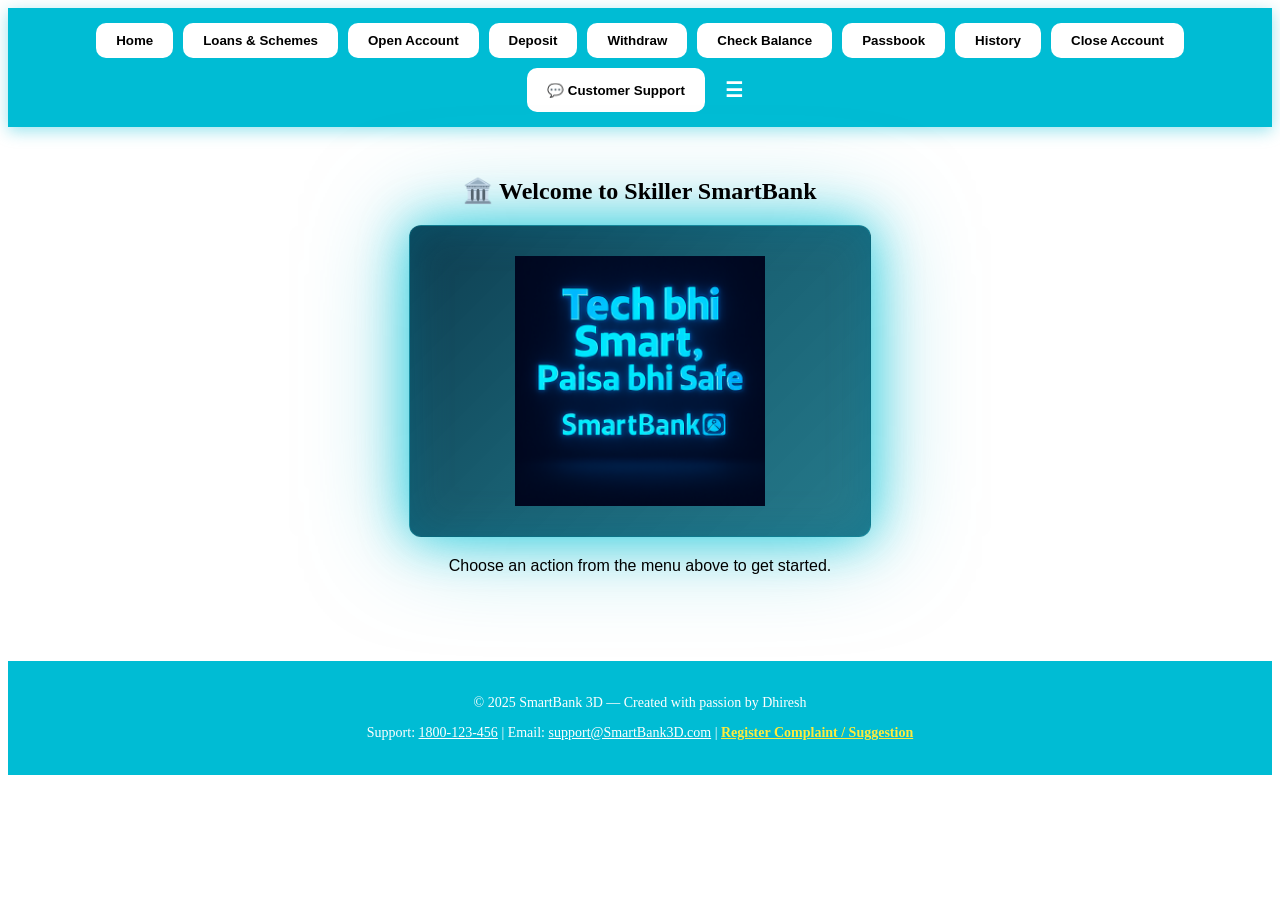
<file: index.html>
<!DOCTYPE html>
<html lang="en">

<head>
  <title>Skiller SmartBank </title>
  <meta charset="UTF-8" />
  <meta name="viewport" content="width=device-width, initial-scale=1.0" />
  <style>
    .form-group {
      margin-bottom: 15px;
      text-align: left;
      width: 80%;
      margin-left: auto;
      margin-right: auto;
    }

    .form-group label {
      display: block;
      margin-bottom: 5px;
      color: #333;
      font-weight: 500;
    }

    input:required,
    select:required {
      border-left: 3px solid #ff6b6b;
    }

    input:valid,
    select:valid {
      border-left: 3px solid #51cf66;
    }

    .navbar {
      background: #00bcd4;
      padding: 15px;
      display: flex;
      justify-content: center;
      flex-wrap: wrap;
      gap: 10px;
      box-shadow: 0 4px 15px rgba(0, 188, 212, 0.4);
      animation: slideDown 0.8s ease;
    }

    .navbar button {
      background: white;
      border: none;
      padding: 10px 20px;
      border-radius: 10px;
      cursor: pointer;
      font-weight: bold;
      position: relative;
      overflow: hidden;
      transition: all 0.3s ease;
    }

    .navbar button:hover {
      background: #b2ebf2;
      transform: translateY(-3px) scale(1.05);
      box-shadow: 0 5px 10px rgba(0, 0, 0, 0.1);
    }

    .navbar button::after {
      content: "";
      position: absolute;
      top: 50%;
      left: 50%;
      width: 0;
      height: 0;
      background: rgba(0, 188, 212, 0.3);
      border-radius: 50%;
      transform: translate(-50%, -50%);
      transition: width 0.5s ease, height 0.5s ease;
      z-index: 0;
    }

    .navbar button:hover::after {
      width: 250%;
      height: 250%;
    }

    .section {
      display: none;
      padding: 30px;
      animation: fadeIn 0.6s ease-in;
      transform-style: preserve-3d;
    }

    .active {
      display: block;
      animation: floatIn 0.8s ease forwards;
    }

    input,
    button.action,
    select {
      margin: 10px auto;
      display: block;
      padding: 12px;
      font-size: 16px;
      border-radius: 10px;
      border: 1px solid #ddd;
      width: 80%;
      transition: all 0.3s ease;
    }

    input:focus,
    select:focus {
      outline: none;
      box-shadow: 0 0 15px #00bcd4;
      transform: scale(1.03);
    }

    button.action {
      background: linear-gradient(135deg, #00bcd4, #0097a7);
      color: white;
      cursor: pointer;
      transition: all 0.3s ease;
      box-shadow: 0 4px 10px rgba(0, 188, 212, 0.3);
      border: none;
    }

    button.action:hover {
      transform: translateY(-3px) scale(1.05);
      box-shadow: 0 6px 15px rgba(0, 188, 212, 0.4);
    }

    .card {
      background: white;
      border-radius: 15px;
      padding: 20px;
      margin: 20px auto;
      max-width: 500px;
      box-shadow: 0 8px 20px rgba(0, 0, 0, 0.1);
      transition: transform 0.3s ease, box-shadow 0.3s ease;
    }

    .card:hover {
      transform: translateY(-5px);
      box-shadow: 0 12px 25px rgba(0, 0, 0, 0.15);
    }

    .card h3 {
      color: #0097a7;
      margin-top: 0;
    }

    .scheme-list,
    .loan-list {
      text-align: left;
      margin: 15px 0;
      padding-left: 20px;
    }

    .scheme-list li,
    .loan-list li {
      margin: 8px 0;
      color: #555;
    }

    .modal {
      display: none;
      position: fixed;
      top: 0;
      left: 0;
      width: 100%;
      height: 100%;
      background-color: rgba(0, 0, 0, 0.5);
      z-index: 1000;
      justify-content: center;
      align-items: center;
    }

    .modal-content {
      background: white;
      padding: 30px;
      border-radius: 15px;
      width: 90%;
      max-width: 500px;
      position: relative;
      animation: modalFadeIn 0.3s;
    }

    #ageConfirmModal .modal-content {
      background: linear-gradient(135deg, #00bcd4, #00acc1);
      color: black;
      box-shadow: 0 8px 25px rgba(0, 188, 212, 0.4);
    }

    #ageConfirmModal .modal-content h3 {
      color: black;
      font-weight: bold;
    }

    #ageConfirmModal .modal-content p {
      color: black;
      font-weight: 500;
    }

    .close {
      position: absolute;
      right: 20px;
      top: 15px;
      font-size: 28px;
      font-weight: bold;
      cursor: pointer;
    }

    .response {
      margin-top: 20px;
      font-weight: bold;
      color: red;
      animation: fadeIn 0.6s ease-in;
      text-align: left;
      padding: 15px;
      display: none;
      background: #f0f9ff;
      border-radius: 8px;
      border-left: 4px solid #00bcd4;
      line-height: 1.6;
    }

    .response.success {
      color: green;
      border-left-color: #51cf66;
      background: #f0fdf4;
    }

    .chat-box {
      background: #fff;
      width: 90%;
      max-width: 500px;
      margin: 0 auto;
      border-radius: 15px;
      box-shadow: 0 4px 20px rgba(0, 0, 0, 0.1);
      display: flex;
      flex-direction: column;
      height: 400px;
      overflow: hidden;
      animation: floatIn 0.8s ease;
    }

    .chat-messages {
      flex: 1;
      padding: 15px;
      overflow-y: auto;
      text-align: left;
    }

    .chat-message {
      margin: 10px 0;
      padding: 10px 15px;
      border-radius: 15px;
      display: inline-block;
      animation: fadeIn 0.4s ease;
      max-width: 80%;
    }

    .user {
      background: #00bcd4;
      color: white;
      align-self: flex-end;
      float: right;
    }

    .bot {
      background: #e0f7fa;
      color: #00796b;
      float: left;
    }

    .chat-input {
      display: flex;
      padding: 10px;
      border-top: 1px solid #ddd;
    }

    .chat-input input {
      flex: 1;
      padding: 10px;
      border-radius: 10px;
      border: 1px solid #ccc;
      outline: none;
      transition: all 0.3s ease;
    }

    .chat-input input:focus {
      border-color: #00bcd4;
      box-shadow: 0 0 10px #00bcd4;
    }

    .chat-input button {
      background: #00bcd4;
      color: white;
      border: none;
      border-radius: 10px;
      padding: 10px 15px;
      margin-left: 10px;
      cursor: pointer;
      transition: all 0.3s ease;
    }

    .chat-input button:hover {
      transform: scale(1.05);
      background: #0097a7;
    }

    footer {
      margin-top: 40px;
      font-size: 14px;
      color: white;
      background-color: #00bcd4;
      padding: 20px;
      text-align: center;
      animation: fadeUp 1s ease;
    }

    footer a {
      color: white;
      text-decoration: underline;
      transition: all 0.3s ease;
    }

    footer a:hover {
      color: #ffeb3b;
      font-size: 16px;
    }

    h1,
    h2,
    h3,
    h4,
    h5,
    h6 {
      text-align: center;
    }

    @keyframes fadeIn {
      from {
        opacity: 0;
        transform: translateY(20px);
      }

      to {
        opacity: 1;
        transform: translateY(0);
      }
    }

    @keyframes fadeUp {
      from {
        opacity: 0;
        transform: translateY(30px);
      }

      to {
        opacity: 1;
        transform: translateY(0);
      }
    }

    @keyframes slideDown {
      from {
        transform: translateY(-50px);
        opacity: 0;
      }

      to {
        transform: translateY(0);
        opacity: 1;
      }
    }

    @keyframes floatIn {
      from {
        opacity: 0;
        transform: translateY(30px) rotateX(-15deg) scale(0.95);
      }

      to {
        opacity: 1;
        transform: translateY(0) rotateX(0deg) scale(1);
      }
    }

    @keyframes modalFadeIn {
      from {
        opacity: 0;
        transform: translateY(-20px);
      }

      to {
        opacity: 1;
        transform: translateY(0);
      }
    }

    .history-table {
      border-collapse: collapse;
      width: 90%;
      margin: 20px auto;
      background: #fff;
      border-radius: 12px;
      overflow: hidden;
      box-shadow: 0 5px 15px rgba(0, 0, 0, 0.1);
    }

    .history-table th,
    .history-table td {
      padding: 12px 15px;
      text-align: center;
      border-bottom: 1px solid #eee;
    }

    .history-table th {
      background: #00bcd4;
      color: white;
    }

    .history-table tr:hover {
      background-color: #f1f1f1;
      transition: 0.3s;
    }

    .badge-deposit,
    .badge-withdraw,
    .badge-neutral {
      padding: 4px 12px;
      border-radius: 12px;
      font-weight: bold;
      font-size: 14px;
      display: inline-block;
    }

    .badge-deposit {
      background-color: #51cf66;
      color: white;
    }

    .badge-withdraw {
      background-color: #ff6b6b;
      color: white;
    }

    .badge-neutral {
      background-color: #868e96;
      color: white;
    }

    .ai-chat-box {
      background: linear-gradient(135deg, rgba(0, 176, 185, 0.2), rgba(0, 144, 170, 0.35));
      border: 1px solid rgba(0, 188, 212, 0.4);
      box-shadow: 0 0 20px rgba(0, 188, 212, 0.35), 0 0 40px rgba(0, 144, 170, 0.25);
      border-radius: 14px;
      padding: 12px;
      width: 90%;
      max-width: 540px;
      margin: 0 auto;
      display: flex;
      flex-direction: column;
      gap: 10px;
    }

    .ai-chat-messages {
      background: rgba(255, 255, 255, 0.92);
      border-radius: 10px;
      padding: 12px;
      max-height: 260px;
      overflow-y: auto;
      box-shadow: 0 0 8px rgba(0, 0, 0, 0.05);
    }

    .ai-chat-message {
      margin: 10px 0;
      padding: 10px 12px;
      border-radius: 12px;
      max-width: 90%;
      line-height: 1.4;
      word-break: break-word;
    }

    .ai-chat-message.user {
      background: #00bcd4;
      color: white;
      margin-left: auto;
      text-align: right;
    }

    .ai-chat-message.bot {
      background: #e0f7fa;
      color: #0b7285;
      margin-right: auto;
      text-align: left;
      box-shadow: 0 0 12px rgba(0, 188, 212, 0.3);
    }

    .ai-chat-input {
      display: flex;
      gap: 8px;
    }

    .ai-chat-input input {
      flex: 1;
      padding: 10px;
      border-radius: 10px;
      border: 1px solid #b2ebf2;
      outline: none;
      transition: box-shadow 0.2s ease;
    }

    .ai-chat-input input:focus {
      box-shadow: 0 0 10px rgba(0, 188, 212, 0.4);
      border-color: #00bcd4;
    }

    .ai-chat-input button {
      background: linear-gradient(135deg, #00bcd4, #0097a7);
      color: white;
      border: none;
      border-radius: 10px;
      padding: 10px 16px;
      cursor: pointer;
      box-shadow: 0 4px 10px rgba(0, 188, 212, 0.3);
    }

    .ai-chat-input button:hover {
      transform: translateY(-1px);
      box-shadow: 0 6px 14px rgba(0, 188, 212, 0.35);
    }

    .logo-container {
      display: flex;
      justify-content: center;
      align-items: center;
      margin: 20px auto;
      padding: 30px;
      background: linear-gradient(135deg, rgba(0, 50, 70, 0.95) 0%, rgba(0, 80, 100, 0.9) 50%, rgba(0, 100, 120, 0.85) 100%);
      border-radius: 12px;
      box-shadow: 0 0 50px rgba(0, 200, 220, 0.7), 0 0 100px rgba(0, 180, 200, 0.5), inset 0 0 40px rgba(0, 120, 150, 0.4);
      animation: glowPulse 3s ease-in-out infinite;
      max-width: 400px;
      border: 1px solid rgba(0, 200, 220, 0.3);
    }

    .logo-container img {
      width: 250px;
      height: auto;
      max-width: 100%;
      display: block;
      position: relative;
      z-index: 1;
    }

    @keyframes glowPulse {

      0%,
      100% {
        box-shadow: 0 0 50px rgba(0, 200, 220, 0.7), 0 0 100px rgba(0, 180, 200, 0.5), inset 0 0 40px rgba(0, 120, 150, 0.4);
      }

      50% {
        box-shadow: 0 0 70px rgba(0, 220, 240, 0.9), 0 0 120px rgba(0, 200, 220, 0.7), inset 0 0 50px rgba(0, 150, 180, 0.6);
      }
    }

    /* ═══════════════════════════════════════════
       RESPONSIVE — Mobile First
    ═══════════════════════════════════════════ */

    /* ── Base: make all inputs/cards full-width on small screens ── */
    @media (max-width: 600px) {
      body { font-size: 14px; }

      /* Navbar: smaller text, wrap naturally */
      .navbar { padding: 10px 8px; gap: 6px; }
      .navbar button { padding: 8px 12px; font-size: 12px; border-radius: 8px; }

      /* Sections */
      .section { padding: 16px 12px; }

      /* Inputs & buttons full width */
      input, button.action, select { width: 96%; font-size: 14px; padding: 10px; margin: 8px auto; }

      /* Cards full width */
      .card { width: 96%; max-width: 100%; padding: 16px; margin: 12px auto; }

      /* History table: horizontal scroll */
      .history-table { width: 100%; font-size: 12px; display: block; overflow-x: auto; -webkit-overflow-scrolling: touch; }
      .history-table th, .history-table td { padding: 8px 10px; font-size: 12px; white-space: nowrap; }

      /* Chat boxes */
      .chat-box { width: 98%; height: 320px; }
      .ai-chat-box { width: 98%; }
      .ai-chat-messages { max-height: 200px; }

      /* Logo container */
      .logo-container { padding: 16px; max-width: 100%; }
      .logo-container img { width: 180px; }

      /* Forms inside sections */
      .form-group { width: 96%; }

      /* Modals */
      .modal-content { width: 94%; padding: 20px 16px; border-radius: 12px; }

      /* Response messages */
      .response { width: 96%; }

      /* Footer */
      footer { font-size: 12px; padding: 14px 12px; }
      footer p { font-size: 11px; }

      /* Headings */
      h1 { font-size: 20px !important; }
      h2 { font-size: 18px; }
      h3 { font-size: 16px; }
    }

    /* ── Medium phones (481px – 600px) ── */
    @media (min-width: 481px) and (max-width: 600px) {
      input, button.action, select { width: 90%; }
      .card { max-width: 460px; }
    }

    /* ── Tablets (601px – 900px) ── */
    @media (min-width: 601px) and (max-width: 900px) {
      .navbar { padding: 12px 10px; gap: 8px; }
      .navbar button { padding: 8px 14px; font-size: 13px; }
      .section { padding: 20px 18px; }
      input, button.action, select { width: 88%; }
      .card { max-width: 520px; }
      .history-table { width: 95%; }
      .logo-container { max-width: 340px; }
      .logo-container img { width: 220px; }
      .modal-content { width: 88%; max-width: 460px; }
    }

    /* ── Large tablets / small laptops (901px – 1200px) ── */
    @media (min-width: 901px) and (max-width: 1200px) {
      input, button.action, select { width: 82%; }
      .card { max-width: 500px; }
      .history-table { width: 88%; }
    }

    /* ── Wide desktops (≥ 1440px) ── */
    @media (min-width: 1440px) {
      .card { max-width: 560px; }
      .history-table { width: 80%; }
      input, button.action, select { width: 75%; }
    }

    /* ── Landscape phones ── */
    @media (max-height: 500px) and (orientation: landscape) {
      .navbar { padding: 6px 8px; gap: 5px; }
      .navbar button { padding: 6px 10px; font-size: 11px; }
      .section { padding: 10px 12px; }
      .logo-container { padding: 10px; max-width: 280px; }
      .logo-container img { width: 150px; }
    }

    /* ── Touch devices: remove hover transforms ── */
    @media (hover: none) {
      .navbar button:hover { transform: none; box-shadow: none; }
      button.action:hover { transform: none; box-shadow: none; }
      .card:hover { transform: none; box-shadow: 0 8px 20px rgba(0,0,0,0.1); }
    }
  </style>
</head>

<body>
  <div class="navbar">
    <button onclick="showSection('home')">Home</button>
    <button onclick="showSection('loans')">Loans & Schemes</button>
    <button onclick="showSection('open')">Open Account</button>
    <button onclick="showSection('deposit')">Deposit</button>
    <button onclick="showSection('withdraw')">Withdraw</button>
    <button onclick="showSection('check')">Check Balance</button>
    <button onclick="showSection('passbook')">Passbook</button>
    <button onclick="showSection('history')">History</button>
    <button onclick="showSection('close')">Close Account</button>
    <button onclick="showSection('support')">💬 Customer Support</button>
    
    <!-- Hamburger Menu Container -->
    <div class="hamburger-menu" style="position: relative; display: inline-block;">
      <button onclick="toggleMenu(event)" style="font-size: 20px; background: transparent; color: white; padding: 10px; min-width: auto; box-shadow: none;">☰</button>
      <div id="dropdownMenu" style="display: none; position: absolute; right: 0; top: 100%; background: white; border-radius: 8px; box-shadow: 0 4px 10px rgba(0,0,0,0.2); padding: 10px; z-index: 1000; min-width: 120px;">
        <button onclick="signOut()" style="background: #ff4757; color: white; width: 100%; text-align: center; border: none; padding: 10px; border-radius: 5px; cursor: pointer; box-shadow: 0 4px 15px rgba(255, 71, 87, 0.4);">Sign Out</button>
      </div>
    </div>
  </div>
  <div class="section active" id="home">
    <h2> 🏛️ Welcome to Skiller SmartBank </h2>
    <div class="logo-container" id="logoContainer">
      <img src="/Futuristic%203D%20logo%20d.png" alt="SmartBank Logo" id="logoImage" onload="
          fetch('http://127.0.0.1:7242/ingest/78828ae1-3b30-43dc-9506-c4978ab24e2c', {
            method: 'POST',
            headers: { 'Content-Type': 'application/json' },
            body: JSON.stringify({
              location: 'index.html:363',
              message: 'Image loaded successfully',
              data: { src: this.src, width: this.width, height: this.height, naturalWidth: this.naturalWidth, naturalHeight: this.naturalHeight },
              timestamp: Date.now(),
              sessionId: 'debug-session',
              runId: 'run1',
              hypothesisId: 'A'
            })
          }).catch(() => {});
          console.log('Image loaded successfully');
        " onerror="
          fetch('http://127.0.0.1:7242/ingest/78828ae1-3b30-43dc-9506-c4978ab24e2c', {
            method: 'POST',
            headers: { 'Content-Type': 'application/json' },
            body: JSON.stringify({
              location: 'index.html:363',
              message: 'Image failed to load',
              data: { src: this.src, error: 'Image load error' },
              timestamp: Date.now(),
              sessionId: 'debug-session',
              runId: 'run1',
              hypothesisId: 'A'
            })
          }).catch(() => {});
          console.error('Image failed to load:', this.src);
          this.style.display = 'none';
        ">
    </div>
    <p style="text-align: center; font-family: Arial, sans-serif;">Choose an action from the menu above to get started.
    </p>
  </div>
  <div id="loans" class="section">
    <h2>💰 Loans & Schemes</h2>
    <div
      style="background: linear-gradient(135deg, #e0f7fa, #b2ebf2); border: 2px solid #00bcd4; border-radius: 10px; padding: 15px; margin: 20px auto; max-width: 700px; text-align: left;">
      <p style="color: #006064; font-size: 14px; line-height: 1.6; margin: 10px 0;">
        <strong>📊 Loan & Scheme Calculator</strong><br>
        Select the loan type or scheme you wish to apply for. Enter the loan amount, interest rate, and tenure.
        Once you submit, the system will automatically calculate the compound interest, repayment amount, and tenure
        details
        based on your chosen scheme. The results will be displayed instantly in the same section, so you can clearly see
        the total amount payable and repayment schedule without needing a separate calculator.
      </p>
    </div>

    <div class="card" style="max-width: 700px;">
      <h3>Available Products</h3>
      <div
        style="display: grid; grid-template-columns: repeat(auto-fit, minmax(250px, 1fr)); gap: 15px; margin: 20px 0;">
        <div style="background: #f8f9fa; padding: 15px; border-radius: 8px;">
          <h4 style="color: #0097a7; margin-top: 0;">🏠 Home Loan</h4>
          <ul class="loan-list" style="font-size: 14px;">
            <li>Interest: 8.4% p.a.</li>
            <li>Up to 90% of property value</li>
            <li>Tenure: up to 30 years</li>
          </ul>
        </div>
        <div style="background: #f8f9fa; padding: 15px; border-radius: 8px;">
          <h4 style="color: #0097a7; margin-top: 0;">👤 Personal Loan</h4>
          <ul class="loan-list" style="font-size: 14px;">
            <li>Interest: 10.5% p.a.</li>
            <li>Loan up to ₹25 Lakhs</li>
            <li>Flexible repayment</li>
          </ul>
        </div>
        <div style="background: #f8f9fa; padding: 15px; border-radius: 8px;">
          <h4 style="color: #0097a7; margin-top: 0;">🚗 Car Loan</h4>
          <ul class="loan-list" style="font-size: 14px;">
            <li>Interest: 8.5% p.a.</li>
            <li>Up to 90% of car value</li>
            <li>Tenure: up to 7 years</li>
          </ul>
        </div>
        <div style="background: #f8f9fa; padding: 15px; border-radius: 8px;">
          <h4 style="color: #0097a7; margin-top: 0;">🥇 Gold Loan</h4>
          <ul class="loan-list" style="font-size: 14px;">
            <li>Interest: 10.0% p.a.</li>
            <li>Up to 75% of gold value</li>
            <li>Tenure: up to 12 months</li>
          </ul>
        </div>
        <div style="background: #f8f9fa; padding: 15px; border-radius: 8px;">
          <h4 style="color: #0097a7; margin-top: 0;">💎 Fixed Deposit</h4>
          <ul class="loan-list" style="font-size: 14px;">
            <li>1 Year: 6.5% p.a.</li>
            <li>3 Year: 7.0% p.a.</li>
            <li>5 Year: 7.5% p.a.</li>
          </ul>
        </div>
        <div style="background: #f8f9fa; padding: 15px; border-radius: 8px;">
          <h4 style="color: #0097a7; margin-top: 0;">📈 Recurring Deposit</h4>
          <ul class="loan-list" style="font-size: 14px;">
            <li>Min: ₹500/month</li>
            <li>Tenure: 6 months - 10 years</li>
            <li>Interest at maturity</li>
          </ul>
        </div>
      </div>
    </div>

    <div class="card" style="max-width: 700px; margin-top: 20px;">
      <h3>Calculate Loan/Scheme Details</h3>
      <div class="form-group">
        <label for="loanSchemeType">Select Loan/Scheme Type *</label>
        <select id="loanSchemeType" required onchange="updateInterestRate()">
          <option value="">Select Type</option>
          <option value="home" data-rate="8.4">Home Loan (8.4% p.a.)</option>
          <option value="personal" data-rate="10.5">Personal Loan (10.5% p.a.)</option>
          <option value="car" data-rate="8.5">Car Loan (8.5% p.a.)</option>
          <option value="gold" data-rate="10.0">Gold Loan (10.0% p.a.)</option>
          <option value="fd1" data-rate="6.5">Fixed Deposit - 1 Year (6.5% p.a.)</option>
          <option value="fd3" data-rate="7.0">Fixed Deposit - 3 Years (7.0% p.a.)</option>
          <option value="fd5" data-rate="7.5">Fixed Deposit - 5 Years (7.5% p.a.)</option>
          <option value="rd" data-rate="7.0">Recurring Deposit (7.0% p.a.)</option>
        </select>
      </div>
      <div class="form-group">
        <label for="calcLoanAmount">Loan/Deposit Amount (₹) *</label>
        <input type="number" id="calcLoanAmount" placeholder="Enter amount" min="0" step="0.01" required />
      </div>
      <div class="form-group">
        <label for="calcInterestRate">Interest Rate (% p.a.) *</label>
        <input type="number" id="calcInterestRate" placeholder="Enter interest rate" min="0" max="100" step="0.1"
          required />
      </div>
      <div class="form-group">
        <label for="calcTenure">Tenure (Years) *</label>
        <input type="number" id="calcTenure" placeholder="Enter tenure in years" min="0.1" max="30" step="0.1"
          required />
      </div>
      <button class="action" onclick="calculateLoanDetails()">Calculate</button>
      <div id="loan_calc_result" class="response" style="display: none;"></div>
      <div id="loan_calc_details" style="display: none; margin-top: 20px;"></div>
    </div>
  </div>

  <div id="loanForm" class="modal">
    <div class="modal-content">
      <span class="close" onclick="closeModal()">&times;</span>
      <h3 id="loanFormTitle">Application Form</h3>
      <div class="form-group">
        <label for="fullName">Full Name *</label>
        <input type="text" id="fullName" placeholder="Full Name" required>
      </div>
      <div class="form-group">
        <label for="email">Email Address *</label>
        <input type="email" id="email" placeholder="Email Address" required>
      </div>
      <div class="form-group">
        <label for="phone">Phone Number *</label>
        <input type="tel" id="phone" placeholder="Phone Number" required>
      </div>
      <div class="form-group">
        <label for="loanAmount" id="loanAmountLabel">Amount (₹) *</label>
        <input type="number" id="loanAmount" placeholder="Enter Amount" required>
      </div>
      <div class="form-group">
        <label for="loanTenure" id="loanTenureLabel">Tenure (Years) *</label>
        <input type="number" id="loanTenure" placeholder="Tenure in years" min="0.1" max="30" step="0.1" required>
      </div>
      <div class="form-group" style="display: flex; align-items: center; gap: 8px; margin-top: 15px;">
        <input type="checkbox" id="loanOptIn" checked style="width: auto; margin: 0; cursor: pointer;">
        <label for="loanOptIn" style="margin: 0; font-size: 14px; font-weight: normal; cursor: pointer;">Opt-in to receive email and SMS updates</label>
      </div>
      <button class="action" onclick="submitLoanApplication()" style="margin-top: 15px;">Submit Application</button>
      <div id="response_loan" class="response"></div>
    </div>
  </div>
  </div>

  <div id="ageConfirmModal" class="modal">
    <div class="modal-content">
      <h3>Age Verification</h3>
      <p style="font-size: 18px; margin: 20px 0;">Are you above 18?</p>
      <div style="display: flex; gap: 15px; justify-content: center; margin-top: 30px;">
        <button class="action" onclick="handleAgeConfirmation(true)" style="width: 120px; background: linear-gradient(135deg, #51cf66, 
#40c057);">Yes</button>
        <button class="action" onclick="handleAgeConfirmation(false)" style="width: 120px; background: linear-gradient(135deg, #ff6b6b, 
#fa5252);">No</button>
      </div>
    </div>
  </div>
  <div class="section" id="open">
    <h2>Open Account</h2>
    <div class="form-group">
      <label for="open_name">Full Name *</label>
      <input type="text" id="open_name" placeholder="Your Name" required />
    </div>
    <div class="form-group">
      <label for="open_age">Age *</label>
      <input type="number" id="open_age" placeholder="Your Age" min="18" max="120" required />
    </div>
    <div class="form-group">
      <label for="open_location">Location *</label>
      <input type="text" id="open_location" placeholder="City / State" required />
    </div>
    <div class="form-group">
      <label for="open_income">Income (₹) *</label>
      <input type="number" id="open_income" placeholder="Monthly Income" min="0" required />
    </div>
    <div class="form-group">
      <label for="open_account_type">Type of Account *</label>
      <select id="open_account_type" required>
        <option value="">Select Account Type</option>
        <option value="Savings">Savings Account</option>
        <option value="Current">Current Account</option>
        <option value="Fixed Deposit">Fixed Deposit</option>
      </select>
    </div>
    <div class="form-group">
      <label for="open_pass">Set Password *</label>
      <input type="password" id="open_pass" placeholder="Set Password" required />
    </div>

    <div
      style="background: linear-gradient(135deg, #e0f7fa, #b2ebf2); border: 2px solid #00bcd4; border-radius: 10px; padding: 15px; margin: 20px auto; max-width: 500px; text-align: left;">
      <h4 style="color: #0097a7; margin-top: 0; display: flex; align-items: center; gap: 8px;">
        <span style="font-size: 20px;">📷</span> Camera Permission Required
      </h4>
      <p style="color: #006064; font-size: 14px; line-height: 1.6; margin: 10px 0;">
        When you submit this form, you will be asked to grant permission for your device's camera.
        This ensures that your face image is securely captured and stored along with your account details
        in our system, linked to your unique account number.
      </p>
      <p style="color: #006064; font-size: 14px; line-height: 1.6; margin: 10px 0; font-weight: 500;">
        <strong>🔒 Security Note:</strong> The capture always uses <strong>your own device's camera</strong> —
        not the server's — so wherever you are globally, your face is recorded directly from your device
        for verification and security purposes.
      </p>
    </div>

    <button class="action" onclick="submit('open_account', 'response_open')">Submit</button>
    <div id="response_open" class="response"></div>
    <p style="font-size: 12px; color: #666; margin-top: 10px;">* Fields are required. You must be 18+ to open an
      account. Account number will be auto-generated.</p>
  </div>

  <div class="section" id="deposit">
    <h2>Deposit</h2>
    <div class="form-group">
      <label for="dep_name">Your Name *</label>
      <input type="text" id="dep_name" placeholder="Your Name" required />
    </div>
    <div class="form-group">
      <label for="dep_acc">Account Number *</label>
      <input type="text" id="dep_acc" placeholder="Account Number" required />
    </div>
    <div class="form-group">
      <label for="dep_pass">Password *</label>
      <input type="password" id="dep_pass" placeholder="Password" required />
    </div>
    <div class="form-group">
      <label for="dep_amt">Amount (₹) *</label>
      <input type="number" id="dep_amt" placeholder="Amount (₹)" required />
    </div>

    <div
      style="background: linear-gradient(135deg, #e0f7fa, #b2ebf2); border: 2px solid #00bcd4; border-radius: 10px; padding: 12px; margin: 15px auto; max-width: 500px; text-align: left;">
      <p style="color: #006064; font-size: 13px; line-height: 1.5; margin: 5px 0;">
        <strong>📷 Camera Required:</strong> You will be asked to grant camera permission for face verification.
        Your face image is captured from <strong>your device's camera</strong> and securely stored for security
        purposes.
      </p>
    </div>

    <button class="action" onclick="submit('deposit', 
'response_deposit')">Submit</button>
    <button class="action" id="retry_deposit" style="display:none;" onclick="submit('deposit', 'response_deposit')"> 🔄
      Try
      Again</button>
    <div id="response_deposit" class="response"></div>
  </div>
  <div class="section" id="withdraw">
    <h2>Withdraw</h2>
    <div class="form-group">
      <label for="with_name">Your Name *</label>
      <input type="text" id="with_name" placeholder="Your Name" required />
    </div>
    <div class="form-group">
      <label for="with_acc">Account Number *</label>
      <input type="text" id="with_acc" placeholder="Account Number" required />
    </div>
    <div class="form-group">
      <label for="with_pass">Password *</label>
      <input type="password" id="with_pass" placeholder="Password" required />
    </div>
    <div class="form-group">
      <label for="with_amt">Amount (₹) *</label>
      <input type="number" id="with_amt" placeholder="Amount (₹)" required />
    </div>

    <div
      style="background: linear-gradient(135deg, #e0f7fa, #b2ebf2); border: 2px solid #00bcd4; border-radius: 10px; padding: 12px; margin: 15px auto; max-width: 500px; text-align: left;">
      <p style="color: #006064; font-size: 13px; line-height: 1.5; margin: 5px 0;">
        <strong>📷 Camera Required:</strong> You will be asked to grant camera permission for face verification.
        Your face image is captured from <strong>your device's camera</strong> and securely stored for security
        purposes.
      </p>
    </div>

    <button class="action" onclick="submit('withdraw', 
'response_withdraw')">Submit</button>
    <button class="action" id="retry_withdraw" style="display:none;" onclick="submit('withdraw', 'response_withdraw')">
      🔄 Try
      Again</button>
    <div id="response_withdraw" class="response"></div>
  </div>

  <div class="section" id="check">
    <h2>Check Balance</h2>
    <div class="form-group">
      <label for="check_acc">Account Number *</label>
      <input type="text" id="check_acc" placeholder="Account Number" required />
    </div>
    <div class="form-group">
      <label for="check_pass">Password *</label>
      <input type="password" id="check_pass" placeholder="Password" required />
    </div>
    <button class="action" onclick="submit('check_balance', 
'response_check')">Submit</button>
    <div id="response_check" class="response"></div>
  </div>

  <div class="section" id="passbook">
    <h2>� Digital Passbook</h2>
    <div
      style="background: linear-gradient(135deg, #e0f7fa, #b2ebf2); border: 2px solid #00bcd4; border-radius: 10px; padding: 15px; margin: 20px auto; max-width: 600px; text-align: left;">
      <p style="color: #006064; font-size: 14px; line-height: 1.6; margin: 10px 0;">
        <strong>🔐 Secure Passbook Access</strong><br>
        To view your digital passbook, please enter your Account Number and Password, then allow camera access for a
        quick face capture.
        Once verified, your full passbook — including account holder info, balance, and transactions —
        will be securely displayed.
      </p>
    </div>
    <div id="passbook_form">
      <div class="form-group">
        <label for="passbook_acc">Account Number *</label>
        <input type="text" id="passbook_acc" placeholder="Account Number" required />
      </div>
      <div class="form-group">
        <label for="passbook_pass">Password *</label>
        <input type="password" id="passbook_pass" placeholder="Password" required />
      </div>

      <div
        style="background: linear-gradient(135deg, #e0f7fa, #b2ebf2); border: 2px solid #00bcd4; border-radius: 10px; padding: 12px; margin: 15px auto; max-width: 500px; text-align: left;">
        <p style="color: #006064; font-size: 13px; line-height: 1.5; margin: 5px 0;">
          <strong>📷 Camera Required:</strong> You will be asked to grant camera permission for face verification.
        </p>
      </div>

      <button class="action" onclick="openPassbook()">View Passbook</button>
      <div id="response_passbook" class="response"></div>
    </div>
    <div id="passbook_content" style="display: none; margin-top: 30px;"></div>
  </div>

  <div class="section" id="failure_page">
    <h2 style="color: red;">❌ Verification Failed</h2>
    <div
      style="background: linear-gradient(135deg, #ffcccc, #ff9999); border: 2px solid red; border-radius: 10px; padding: 20px; margin: 20px auto; max-width: 600px; text-align: center;">
      <h3 id="failure_msg" style="color: darkred; margin-top: 0;">Face capture failed. Please try again.</h3>
      <p id="failure_submsg" style="color: #555; font-size: 16px; margin: 10px 0;"></p>
      <div id="appeal_link" style="display: none; margin-top: 20px;">
        <p>For assistance and appeal, please <a href="#" onclick="showSection('support')">Contact Support</a>.</p>
      </div>
    </div>
    <button class="action" onclick="showSection('passbook')" id="retry_passbook_btn">Back to Passbook</button>
  </div>

  <div class="section" id="history">
    <h2>📜 Transaction History</h2>
    <div
      style="background: linear-gradient(135deg, #e0f7fa, #b2ebf2); border: 2px solid #00bcd4; border-radius: 10px; padding: 15px; margin: 20px auto; max-width: 600px; text-align: left;">
      <p style="color: #006064; font-size: 14px; line-height: 1.6; margin: 10px 0;">
        <strong>📋 Transaction History</strong><br>
        Your transaction history is displayed in a structured table format — no extra descriptions. Each row shows Date
        & Time, Name, Transaction Type (e.g., Deposit, Withdrawal), Amount, and Balance After.<br><br>
        <strong>📋 Account Details</strong><br>
        To view or update your account details, use the Detail Section. Enter your Name and Password, then allow camera
        access for face verification. Once verified, you can view your account number, balance, and reset your password
        securely.<br><br>
        <strong>💾 Data Storage</strong><br>
        All information — including personal details, face image, account number, and transaction history — is stored in
        the system's accounts.json file to ensure complete and secure record-keeping.
      </p>
    </div>
    <div class="form-group">
      <label for="hist_acc">Account Number *</label>
      <input id="history-acc" placeholder="Account Number">

    </div>
    <div class="form-group">
      <label for="hist_pass">Password *</label>
      <input id="history-pass" type="password" placeholder="Password">
    </div>

    <button class="action" onclick="getHistory()">View
      History</button>
    <div id="history_result" class="response"></div>
    <div id="history_table_container"> </div>
    <div id="history_detail_section" style="display: none; margin-top: 30px;"></div>
  </div>
  <div class="section" id="close">
    <h2>Close Account</h2>
    <div class="form-group">
      <label for="close_name">Your Name *</label>
      <input type="text" id="close_name" placeholder="Your Name" required />
    </div>
    <div class="form-group">
      <label for="close_acc">Account Number *</label>
      <input type="text" id="close_acc" placeholder="Account Number" required />
    </div>
    <div class="form-group">
      <label for="close_pass">Password *</label>
      <input type="password" id="close_pass" placeholder="Password" required />
    </div>

    <div
      style="background: linear-gradient(135deg, #e0f7fa, #b2ebf2); border: 2px solid #00bcd4; border-radius: 10px; padding: 12px; margin: 15px auto; max-width: 500px; text-align: left;">
      <p style="color: #006064; font-size: 13px; line-height: 1.5; margin: 5px 0;">
        <strong>📷 Camera Required:</strong> You will be asked to grant camera permission for face verification.
        Your face image is captured from <strong>your device's camera</strong> and securely stored for security
        purposes.
      </p>
    </div>

    <button class="action" onclick="submit('close_account', 
'response_close')">Submit</button>
    <div id="response_close" class="response"></div>
  </div>
  <div class="section" id="support">
    <h2> 💬 Customer Support</h2>
    <div class="chat-box">
      <div class="chat-messages" id="chatMessages">
        <div class="chat-message bot">Hello! 👋 I'm SmartBot. How can
          I help you today?</div>
      </div>
      <div class="chat-input">
        <input type="text" id="chatInput" placeholder="Type your 
message..." />
        <button onclick="sendMessage()">Send</button>
      </div>
    </div>

  </div>
  <div class="section" id="ai-chat">
    <h2>🤖 SmartBank AI Assistant</h2>
    <div class="ai-chat-box">
      <div class="ai-chat-messages" id="aiChatMessages">
        <div class="ai-chat-message bot">Hello! I'm your SmartBank AI
          assistant. I'll keep replies concise, secure, and professional.</div>
      </div>
      <div class="ai-chat-input">
        <input type="text" id="aiChatInput" placeholder="Ask about services, accounts, transactions, eligibility..." />
        <button onclick="aiSendMessage()">Send</button>
      </div>
    </div>
    <p style="margin-top: 12px; font-size: 14px; color: #0b7285;">
      I respond in English, avoid passwords or full account numbers, and
      won't overpromise eligibility. If unsure, I'll ask for clarification or
      suggest contacting support.
    </p>
  </div>
  <div class="section" id="complaint">
    <h2>📝 e-Complaint & Suggestion Registration</h2>
    <div
      style="background: linear-gradient(135deg, darkcyan, #008b8b); border: 2px solid #005f5f; border-radius: 10px; padding: 15px; margin: 20px auto; max-width: 600px; text-align: left;">
      <p style="color: white; font-size: 14px; line-height: 1.6; margin: 10px 0;">
        <strong>💡 We Value Your Feedback!</strong><br>
        Whether you have a complaint, feedback, or a suggestion to improve Skiller SmartBank, please share your thoughts.
        All entries are securely registered in our system and duplicate backups are maintained for recovery purposes.
      </p>
    </div>
    <div class="card" style="max-width: 600px; border-top: 4px solid darkcyan;">
      <h3 style="color: darkcyan;">Register Your Thoughts</h3>
      <div class="form-group">
        <label for="complaint_name">Full Name *</label>
        <input type="text" id="complaint_name" placeholder="Enter your full name" required style="border-color: darkcyan;" />
      </div>
      <div class="form-group">
        <label for="complaint_email">Email Address *</label>
        <input type="email" id="complaint_email" placeholder="Enter your email address" required style="border-color: darkcyan;" />
      </div>
      <div class="form-group">
        <label for="complaint_phone">Contact Number *</label>
        <input type="tel" id="complaint_phone" placeholder="Enter your contact number" required style="border-color: darkcyan;" />
      </div>
      <div class="form-group">
        <label for="complaint_comments">Comments / Thoughts *</label>
        <textarea id="complaint_comments" placeholder="Describe your complaint or suggestion..." style="width: 80%; margin: 10px auto; display: block; padding: 12px; font-size: 16px; border-radius: 10px; border: 1px solid darkcyan; height: 120px; font-family: inherit; transition: all 0.3s ease; box-sizing: border-box;" required></textarea>
      </div>
      <button class="action" onclick="submitComplaint()" style="background: linear-gradient(135deg, darkcyan, #008b8b);">Submit thoughts</button>
      <div id="response_complaint" class="response"></div>
    </div>
  </div>

  <footer>
    <p>© 2025 SmartBank 3D — Created with passion by Dhiresh</p>
    <p style="margin-top: 10px;">
      Support: <a href="tel:1800123456">1800-123-456</a> | 
      Email: <a href="mailto:support@SmartBank3D.com">support@SmartBank3D.com</a> |
      <a href="#" onclick="showSection('complaint')" style="color: #ffeb3b; font-weight: bold;">Register Complaint / Suggestion</a>
    </p>
  </footer>

  <script>

    function speak(text) {
      if (!window.speechSynthesis) return;
      window.speechSynthesis.cancel();
      const msg = new SpeechSynthesisUtterance(text);
      msg.lang = "en-IN";
      msg.rate = 1;
      const setVoiceAndSpeak = () => {
        const voices = window.speechSynthesis.getVoices();
        const femaleVoice = voices.find(v => 
          v.name.includes('Zira') || 
          v.name.includes('Female') || 
          v.name.includes('Samantha') || 
          v.name.includes('Google UK English Female') ||
          (v.name.includes('Ravi') === false && v.name.includes('Heera'))
        );
        if (femaleVoice) msg.voice = femaleVoice;
        window.speechSynthesis.speak(msg);
      };
      if (window.speechSynthesis.getVoices().length === 0) {
        window.speechSynthesis.onvoiceschanged = setVoiceAndSpeak;
      } else {
        setVoiceAndSpeak();
      }
    }
    const LOCK_DURATION_MS = 7000; // lock duration while voice plays
    let isLocked = false;
    let messageTimeouts = {};
    let isInitialLoad = true;

    async function submitComplaint() {
      const name = document.getElementById("complaint_name").value.trim();
      const email = document.getElementById("complaint_email").value.trim();
      const phone = document.getElementById("complaint_phone").value.trim();
      const comments = document.getElementById("complaint_comments").value.trim();
      const responseEl = document.getElementById("response_complaint");

      if (!name || !email || !phone || !comments) {
        showMessage("response_complaint", "Please fill in all required fields.");
        return;
      }

      const emailRegex = /^[^\s@]+@[^\s@]+\.[^\s@]+$/;
      if (!emailRegex.test(email)) {
        showMessage("response_complaint", "Please enter a valid email address.");
        return;
      }

      if (phone.length < 7) {
        showMessage("response_complaint", "Please enter a valid contact number.");
        return;
      }

      showMessage("response_complaint", "⏳ Registering your thoughts...");

      try {
        const res = await fetch("/register_complaint", {
          method: "POST",
          headers: { "Content-Type": "application/json" },
          body: JSON.stringify({
            name: name,
            email: email,
            contact_number: phone,
            comments: comments
          })
        });

        const data = await res.json();

        if (res.ok && (data.success || data.status === "success")) {
          responseEl.innerHTML = data.message || "✅ Your thoughts have been registered successfully! Thank you.";
          responseEl.className = "response success";
          responseEl.style.display = "block";

          speak("Thank you for your valuable feedback. Your thoughts have been registered successfully!");

          document.getElementById("complaint_name").value = "";
          document.getElementById("complaint_email").value = "";
          document.getElementById("complaint_phone").value = "";
          document.getElementById("complaint_comments").value = "";

          if (typeof confetti === "function") {
            confetti({ particleCount: 80, spread: 60, origin: { y: 0.6 } });
          }

          if (messageTimeouts["response_complaint"]) {
            clearTimeout(messageTimeouts["response_complaint"]);
          }
          messageTimeouts["response_complaint"] = setTimeout(() => {
            responseEl.innerHTML = "";
            responseEl.style.display = "none";
            delete messageTimeouts["response_complaint"];
          }, 10000);

        } else {
          showMessage("response_complaint", data.message || "❌ Failed to register complaint. Please try again.");
          speak("Failed to register your complaint. Please try again.");
        }
      } catch (err) {
        console.error("Error submitting complaint:", err);
        showMessage("response_complaint", "An error occurred while submitting your request.");
        speak("An error occurred while registering your thoughts.");
      }
    }


    // AI Chat state
    const aiChatMessagesEl = () =>
      document.getElementById("aiChatMessages");
    const aiChatInputEl = () => document.getElementById("aiChatInput");

    function aiAddMessage(role, text) {
      const container = aiChatMessagesEl();
      if (!container) return;
      const msgEl = document.createElement("div");
      msgEl.className = `ai-chat-message ${role}`;
      msgEl.textContent = text;
      container.appendChild(msgEl);
      container.scrollTop = container.scrollHeight;
    }

    async function aiSendMessage() {
      const input = aiChatInputEl();
      if (!input) return;
      const text = input.value.trim();
      if (!text) return;

      aiAddMessage("user", text);
      input.value = "";

      // #region agent log
      fetch('http://127.0.0.1:7242/ingest/78828ae1-3b30-43dc-9506-c4978ab24e2c', {
        method: 'POST',
        headers: { 'Content-Type': 'application/json' },
        body: JSON.stringify({
          location: 'index.html:aiSendMessage',
          message: 'Sending AI chat request',
          data: { len: text.length },
          timestamp: Date.now(),
          sessionId: 'debug-session',
          runId: 'run1',
          hypothesisId: 'A'
        })
      }).catch(() => ({}));

      aiAddMessage("bot", "Let me check that for you...");
      try {
        const res = await fetch("/ai_chat", {
          method: "POST",
          headers: { "Content-Type": "application/json" },
          body: JSON.stringify({ message: text })
        });

        if (!res.ok) {
          aiAddMessage("bot", "I couldn't reach the assistant right now. Please try again.");
          return;
        }

        const data = await res.json();
        const reply = data.reply || "I'm here to help with SmartBank services. How can I assist you?";
        aiAddMessage("bot", reply);

      } catch (err) {
        aiAddMessage("bot", "Something went wrong. Please try again.");
      }
    }

    function showMessage(elementId, message) {
      const element = document.getElementById(elementId);
      if (!element) return;

      // Speak the success/failure message!
      speak(message.replace(/[\u{1F300}-\u{1F9FF}]/gu, '')); // remove emojis for cleaner speech

      // Clear any existing timeout for this element
      if (messageTimeouts[elementId]) {
        clearTimeout(messageTimeouts[elementId]);
      }

      // Show the message
      element.innerText = message;
      element.style.display = 'block';

      // Auto-hide after 2.5 seconds
      messageTimeouts[elementId] = setTimeout(() => {
        element.innerText = "";
        element.style.display = 'none';
        delete messageTimeouts[elementId];
      }, 2500);
    }
    function playAudioForSection(sectionName) {
      const sectionTexts = {
        'home': "Welcome to the Home dashboard.",
        'profile': "Here are your profile details.",
        'deposit': "Deposit money into your account securely.",
        'withdraw': "Withdraw money from your account.",
        'transfer': "Transfer money to another account.",
        'history': "View your transaction history.",
        'apply_scheme': "Apply for loans or schemes.",
        'support': "Customer support and assistance.",
        'complaint': "Register a complaint or suggestion.",
        'settings': "Manage your account settings."
      };
      const text = sectionTexts[sectionName] || "You are now in the " + sectionName + " section.";
      speak(text);
    }

    // Controls visibility of sections based on application state
    function showSection(id) {
      if (isLocked) {
        const activeSection = document.querySelector('.section.active');
        if (activeSection) {
          const responseEl = activeSection.querySelector('.response');
          if (responseEl && responseEl.id) {
            showMessage(responseEl.id, "Wait for a While!");
          }
        }
        return;
      }
      isLocked = true;
      // #region agent log (Navigation locked)
      fetch('http://127.0.0.1:7242/ingest/78828ae1-3b30-43dc-9506-c4978ab24e2c', {
        method: 'POST',
        headers: { 'Content-Type': 'application/json' },
        body: JSON.stringify({
          location: 'index.html:showSection',
          message: 'Navigation locked',
          data: { sectionId: id, durationMs: LOCK_DURATION_MS },
          timestamp: Date.now(),
          sessionId: 'debug-session',
          runId: 'run1',
          hypothesisId: 'A'
        })
      }).catch(() => ({}));
      // #endregion

      playAudioForSection(id);
      document.querySelectorAll('.section').forEach(sec => sec.classList.remove('active'));
      const activeSec = document.getElementById(id);
      if (activeSec) {
        activeSec.classList.add('active');
        // #region agent log
        if (id === 'home') {
          // Only play theme line if not initial page load (window.onload handles initial sequence)
          if (!isInitialLoad) {
            fetch('http://127.0.0.1:7242/ingest/78828ae1-3b30-43dc-9506-c4978ab24e2c', {
              method: 'POST',
              headers: { 'Content-Type': 'application/json' },
              body: JSON.stringify({
                location: 'index.html:showSection',
                message: 'Playing home section audio on navigation',
                data: { sectionId: id, audioMessage: 'Tech bhi smart, Paise bhi safe!' },
                timestamp: Date.now(),
                sessionId: 'debug-session',
                runId: 'run1',
                hypothesisId: 'A'
              })
            }).catch(() => ({}));
            // #endregion
            speak("Tech bhi smart, Paise bhi safe!");
          }
        } else {
          isInitialLoad = false;
          // Mark as not initial load when navigating to other sections
          speak("You are now in the " + id.replace("_", " ") + " section.");
        }
      }

      setTimeout(() => {
        isLocked = false;
        // #region agent log
        fetch('http://127.0.0.1:7242/ingest/78828ae1-3b30-43dc-9506-c4978ab24e2c', {
          method: 'POST',
          headers: { 'Content-Type': 'application/json' },
          body: JSON.stringify({
            location: 'index.html:showSection',
            message: 'Navigation unlocked',
            data: { sectionId: id },
            timestamp: Date.now(),
            sessionId: 'debug-session',
            runId: 'run1',
            hypothesisId: 'A'
          })
        }).catch(() => ({}));
        // #endregion
      }, LOCK_DURATION_MS);
    }

    let currentSchemeType = "";

    function showLoanForm(loanType) {
      currentSchemeType = loanType;
      const isDeposit = loanType.includes('fd') || loanType === 'rd';
      const label = isDeposit ? 'Deposit' : 'Loan';
      
      let prettyType = loanType;
      if (loanType === 'home') prettyType = 'Home Loan';
      else if (loanType === 'personal') prettyType = 'Personal Loan';
      else if (loanType === 'car') prettyType = 'Car Loan';
      else if (loanType === 'gold') prettyType = 'Gold Loan';
      else if (loanType === 'fd1') prettyType = '1 Year FD';
      else if (loanType === 'fd3') prettyType = '3 Year FD';
      else if (loanType === 'fd5') prettyType = '5 Year FD';
      else if (loanType === 'rd') prettyType = 'Recurring Deposit';
      
      document.getElementById('loanFormTitle').textContent = prettyType + ' Application';
      document.getElementById('loanAmountLabel').textContent = label + ' Amount (₹) *';
      document.getElementById('loanTenureLabel').textContent = label + ' Tenure (Years) *';
      
      // Auto-populate values from calculator
      document.getElementById('loanAmount').value = document.getElementById('calcLoanAmount').value || '';
      document.getElementById('loanTenure').value = document.getElementById('calcTenure').value || '';
      
      document.getElementById('loanForm').style.display = 'flex';
    }

    function closeModal() {
      document.getElementById('loanForm').style.display = 'none';
    }

    function closeAgeModal() {
      document.getElementById('ageConfirmModal').style.display = 'none';
    }

    function updateInterestRate() {
      const select = document.getElementById('loanSchemeType');
      const interestInput = document.getElementById('calcInterestRate');
      if (select && interestInput && select.value) {
        const selectedOption = select.options[select.selectedIndex];
        const rate = selectedOption.getAttribute('data-rate');
        if (rate) {
          interestInput.value = rate;
        }
      }
    }

    function toggleMenu(event) {
      event.stopPropagation();
      const menu = document.getElementById("dropdownMenu");
      menu.style.display = menu.style.display === "block" ? "none" : "block";
    }

    function signOut() {
      // Directs the user back to the login page
      window.location.href = "/login.html";
    }

    // Close dropdown menu if user clicks outside of it
    document.addEventListener("click", function(event) {
      const menu = document.getElementById("dropdownMenu");
      const hamburger = document.querySelector(".hamburger-menu");
      if (menu && hamburger && !hamburger.contains(event.target)) {
        menu.style.display = "none";
      }
    });

    function calculateLoanDetails() {
      const type = document.getElementById('loanSchemeType').value;
      const amount = parseFloat(document.getElementById('calcLoanAmount').value);
      const interestRate = parseFloat(document.getElementById('calcInterestRate').value);
      const tenure = parseFloat(document.getElementById('calcTenure').value);
      const resultDiv = document.getElementById('loan_calc_result');
      const detailsDiv = document.getElementById('loan_calc_details');

      // Validation
      if (!type || !amount || !interestRate || !tenure || amount <= 0 || interestRate <= 0 || tenure <= 0) {
        showMessage('loan_calc_result', 'Please fill in all fields with valid values.');
        detailsDiv.style.display = 'none';
        return;
      }

      // Calculate compound interest
      // A = P(1 + r/n)^(nt)
      // For annual compounding: A = P(1 + r)^t
      const r = interestRate / 100; // Convert percentage to decimal
      const t = tenure; // Time in years

      // Compound Interest Formula: A = P(1 + r)^t
      const totalAmount = amount * Math.pow(1 + r, t);
      const compoundInterest = totalAmount - amount;

      // For loans: Calculate EMI (Equated Monthly Installment)
      // EMI = [P x R x (1+R)^N] / [(1+R)^N - 1]
      // Where P = Principal, R = Monthly Interest Rate, N = Number of months
      const monthlyRate = r / 12;
      const numMonths = tenure * 12;
      let emi = 0;
      let totalRepayment = 0;

      if (type.includes('fd') || type === 'rd') {
        // For deposits, show maturity amount
        totalRepayment = totalAmount;
      } else {
        // For loans, calculate EMI
        if (monthlyRate > 0) {
          emi = (amount * monthlyRate * Math.pow(1 + monthlyRate, numMonths)) /
            (Math.pow(1 + monthlyRate, numMonths) - 1);
          totalRepayment = emi * numMonths;
        } else {
          emi = amount / numMonths;
          totalRepayment = amount;
        }
      }

      // Display results
      resultDiv.style.display = 'block';
      resultDiv.className = 'response success';

      let resultHTML = `<h4 style="color: #0097a7; margin-top: 0;">📊 Calculation Results</h4>`;

      if (type.includes('fd') || type === 'rd') {
        // Deposit scheme results
        resultHTML += `<div style="background: linear-gradient(135deg, #e0f7fa, #b2ebf2); border-radius: 10px; padding: 20px; margin: 15px 0;">`;
        resultHTML += `<p style="font-size: 16px; margin: 10px 0;"><strong>Principal Amount:</strong> ₹${amount.toLocaleString('en-IN', { minimumFractionDigits: 2, maximumFractionDigits: 2 })}</p>`;
        resultHTML += `<p style="font-size: 16px; margin: 10px 0;"><strong>Interest Rate:</strong> ${interestRate}% p.a.</p>`;
        resultHTML += `<p style="font-size: 16px; margin: 10px 0;"><strong>Tenure:</strong> ${tenure} years</p>`;
        resultHTML += `<p style="font-size: 18px; margin: 15px 0; color: #0097a7;"><strong>Compound Interest Earned:</strong> ₹${compoundInterest.toLocaleString('en-IN', { minimumFractionDigits: 2, maximumFractionDigits: 2 })}</p>`;
        resultHTML += `<p style="font-size: 20px; margin: 15px 0; color: #00bcd4; font-weight: bold;"><strong>Maturity Amount:</strong> ₹${totalAmount.toLocaleString('en-IN', { minimumFractionDigits: 2, maximumFractionDigits: 2 })}</p>`;
        resultHTML += `<button class="action" onclick="showLoanForm('${type}')" style="width: 100%; margin-top: 15px; background: linear-gradient(135deg, #00bcd4, #0097a7); color: white; border: none; padding: 12px; border-radius: 8px; font-weight: bold; cursor: pointer; box-shadow: 0 4px 10px rgba(0, 188, 212, 0.3);">📝 Apply for this Deposit Now</button>`;
        resultHTML += `</div>`;
      } else {
        // Loan results
        resultHTML += `<div style="background: linear-gradient(135deg, #e0f7fa, #b2ebf2); border-radius: 10px; padding: 20px; margin: 15px 0;">`;
        resultHTML += `<p style="font-size: 16px; margin: 10px 0;"><strong>Loan Amount:</strong> ₹${amount.toLocaleString('en-IN', { minimumFractionDigits: 2, maximumFractionDigits: 2 })}</p>`;
        resultHTML += `<p style="font-size: 16px; margin: 10px 0;"><strong>Interest Rate:</strong> ${interestRate}% p.a.</p>`;
        resultHTML += `<p style="font-size: 16px; margin: 10px 0;"><strong>Tenure:</strong> ${tenure} years (${numMonths} months)</p>`;
        resultHTML += `<p style="font-size: 18px; margin: 15px 0; color: #0097a7;"><strong>Monthly EMI:</strong> ₹${emi.toLocaleString('en-IN', { minimumFractionDigits: 2, maximumFractionDigits: 2 })}</p>`;
        resultHTML += `<p style="font-size: 18px; margin: 15px 0; color: #ff6b6b;"><strong>Total Interest Payable:</strong> ₹${(totalRepayment - amount).toLocaleString('en-IN', { minimumFractionDigits: 2, maximumFractionDigits: 2 })}</p>`;
        resultHTML += `<p style="font-size: 20px; margin: 15px 0; color: #00bcd4; font-weight: bold;"><strong>Total Amount Payable:</strong> ₹${totalRepayment.toLocaleString('en-IN', { minimumFractionDigits: 2, maximumFractionDigits: 2 })}</p>`;
        resultHTML += `<button class="action" onclick="showLoanForm('${type}')" style="width: 100%; margin-top: 15px; background: linear-gradient(135deg, #00bcd4, #0097a7); color: white; border: none; padding: 12px; border-radius: 8px; font-weight: bold; cursor: pointer; box-shadow: 0 4px 10px rgba(0, 188, 212, 0.3);">📝 Apply for this Loan Now</button>`;
        resultHTML += `</div>`;
      }

      resultDiv.innerHTML = resultHTML;

      // Generate repayment schedule
      let scheduleHTML = `<div class="card" style="max-width: 100%; margin-top: 20px;">
    <h4 style="color: #0097a7; margin-bottom: 15px;">📅 Repayment Schedule</h4>
    <div style="max-height: 400px; overflow-y: auto;">
      <table class="history-table" style="width: 100%;">
        <thead>
          <tr>
            <th>Month</th>
            <th>Principal (₹)</th>
            <th>Interest (₹)</th>
            <th>EMI (₹)</th>
            <th>Outstanding Balance (₹)</th>
          </tr>
        </thead>
        <tbody>`;

      if (type.includes('fd') || type === 'rd') {
        // For deposits, show year-wise growth
        for (let year = 1; year <= Math.ceil(tenure); year++) {
          const yearAmount = amount * Math.pow(1 + r, Math.min(year, tenure));
          const yearInterest = yearAmount - amount;
          scheduleHTML += `<tr>
        <td>Year ${year}</td>
        <td>₹${amount.toLocaleString('en-IN', { minimumFractionDigits: 2, maximumFractionDigits: 2 })}</td>
        <td>₹${yearInterest.toLocaleString('en-IN', { minimumFractionDigits: 2, maximumFractionDigits: 2 })}</td>
        <td>-</td>
        <td>₹${yearAmount.toLocaleString('en-IN', { minimumFractionDigits: 2, maximumFractionDigits: 2 })}</td>
      </tr>`;
        }
      } else {
        // For loans, show month-wise EMI breakdown
        let outstandingBalance = amount;
        for (let month = 1; month <= numMonths; month++) {
          const interestComponent = outstandingBalance * monthlyRate;
          const principalComponent = emi - interestComponent;
          outstandingBalance = Math.max(0, outstandingBalance - principalComponent);

          scheduleHTML += `<tr>
        <td>${month}</td>
        <td>₹${principalComponent.toLocaleString('en-IN', { minimumFractionDigits: 2, maximumFractionDigits: 2 })}</td>
        <td>₹${interestComponent.toLocaleString('en-IN', { minimumFractionDigits: 2, maximumFractionDigits: 2 })}</td>
        <td>₹${emi.toLocaleString('en-IN', { minimumFractionDigits: 2, maximumFractionDigits: 2 })}</td>
        <td>₹${outstandingBalance.toLocaleString('en-IN', { minimumFractionDigits: 2, maximumFractionDigits: 2 })}</td>
      </tr>`;

          if (numMonths > 24 && month === 12) {
            scheduleHTML += `<tr><td colspan="5" style="text-align: center; color: #666; font-style: italic;">... (showing first 12 months) ...</td></tr>`;
            month = numMonths - 12;
          }
        }
      }

      scheduleHTML += `</tbody></table></div></div>`;
      detailsDiv.innerHTML = scheduleHTML;
      detailsDiv.style.display = 'block';
      detailsDiv.scrollIntoView({ behavior: 'smooth', block: 'nearest' });

      // Speak the results
      if (type.includes('fd') || type === 'rd') {
        speak(`Maturity amount is ₹${Math.round(totalAmount).toLocaleString('en-IN')}`);
      } else {
        speak(`Monthly EMI is ₹${Math.round(emi).toLocaleString('en-IN')} and total amount payable is ₹${Math.round(totalRepayment).toLocaleString('en-IN')}`);
      }

      if (typeof confetti === "function") {
        confetti({ particleCount: 80, spread: 60, origin: { y: 0.6 } });
      }
    }

    let pendingAccountData = null;
    let pendingResponseId = null;

    function showAgeConfirmationModal(accountData, responseId) {
      pendingAccountData = accountData;
      pendingResponseId = responseId;
      document.getElementById('ageConfirmModal').style.display = 'flex';
    }
    async function handleAgeConfirmation(isAbove18) {
      // #region agent log
      fetch('http://127.0.0.1:7242/ingest/78828ae1-3b30-43dc-9506-c4978ab24e2c', {
        method: 'POST',
        headers: { 'Content-Type': 'application/json' },
        body: JSON.stringify({
          location: 'index.html:handleAgeConfirmation',
          message: 'Age confirmation response',
          data: {
            isAbove18: isAbove18,
            hasPendingData: !!pendingAccountData
          },
          timestamp: Date.now(),
          sessionId: 'debug-session',
          runId: 'run1',
          hypothesisId: 'A'
        })
      }).catch(() => ({}));
      // #endregion

      closeAgeModal();

      if (!isAbove18) {
        if (pendingResponseId) {
          showMessage(
            pendingResponseId,
            "Sorry, you must be at least 18 years old to open an account."
          );
        }
        pendingAccountData = null;
        pendingResponseId = null;
        return;
      }

      // User confirmed they are above 18, proceed with account creation
      if (pendingAccountData && pendingResponseId) {
        // #region agent log
        fetch('http://127.0.0.1:7242/ingest/78828ae1-3b30-43dc-9506-c4978ab24e2c', {
          method: 'POST',
          headers: { 'Content-Type': 'application/json' },
          body: JSON.stringify({
            location: 'index.html:handleAgeConfirmation',
            message: 'Age verified, proceeding to account creation',
            data: {
              name: pendingAccountData.name,
              age: pendingAccountData.age,
              ageVerified: true
            },
            timestamp: Date.now(),
            sessionId: 'debug-session',
            runId: 'run1',
            hypothesisId: 'B'
          })
        }).catch(() => ({}));
        // #endregion

        const data = {
          name: pendingAccountData.name,
          age: pendingAccountData.age,
          income: pendingAccountData.income,
          account_type: pendingAccountData.accountType,
          pass: pendingAccountData.password,
          amount: 0
          // acc_no will be auto-generated by backend
        };

        try {
          data.face_image = "";

          fetch('http://127.0.0.1:7242/ingest/78828ae1-3b30-43dc-9506-c4978ab24e2c', {
            method: 'POST',
            headers: { 'Content-Type': 'application/json' },
            body: JSON.stringify({
              location: 'index.html:handleAgeConfirmation',
              message: 'Submitting account creation request',
              data: { name: data.name, age: data.age, income: data.income, account_type: data.account_type },
              timestamp: Date.now(),
              sessionId: 'debug-session',
              runId: 'run1',
              hypothesisId: 'B'
            })
          }).catch(() => ({}));

          const res = await fetch('/open_account', {
            method: "POST",
            headers: { "Content-Type": "application/json" },
            body: JSON.stringify(data)
          });

          // Log: account creation response received
          fetch('http://127.0.0.1:7242/ingest/78828ae1-3b30-43dc-9506-c4978ab24e2c', {
            method: 'POST',
            headers: { 'Content-Type': 'application/json' },
            body: JSON.stringify({
              location: 'index.html:handleAgeConfirmation',
              message: 'Account creation response received',
              data: { status: res.status, statusText: res.statusText },
              timestamp: Date.now(),
              sessionId: 'debug-session',
              runId: 'run1',
              hypothesisId: 'B'
            })
          }).catch(() => ({}));

          const json = await res.json();

          // Log: account creation result
          fetch('http://127.0.0.1:7242/ingest/78828ae1-3b30-43dc-9506-c4978ab24e2c', {
            method: 'POST',
            headers: { 'Content-Type': 'application/json' },
            body: JSON.stringify({
              location: 'index.html:handleAgeConfirmation',
              message: 'Account creation result',
              data: { status: json.status, message: json.message, accountNumber: json.account_number },
              timestamp: Date.now(),
              sessionId: 'debug-session',
              runId: 'run1',
              hypothesisId: 'B'
            })
          }).catch(() => ({}));

          let successMessage = json.message || "Account opened successfully.";
          if (json.account_number) {
            successMessage += "<br><br><strong style='font-size: 16px; color: #0097a7;'>Account Details:</strong><br>";
            successMessage += `<div style='margin-top: 10px; padding: 10px; background: white; border-radius: 5px;'>`;
            successMessage += `Account Number: <strong style='color: #00bcd4; font-size: 18px;'>${json.account_number}</strong><br>`;
            successMessage += `Name: ${json.name || data.name}<br>`;
            successMessage += `Age: ${json.age || data.age} years<br>`;
            successMessage += `Income: ₹${json.income || data.income}<br>`;
            successMessage += `Account Type: ${json.account_type || data.account_type}`;
            successMessage += `</div>`;
          }
          const responseEl = document.getElementById(pendingResponseId);
          if (responseEl) {
            responseEl.innerHTML = successMessage;
            responseEl.className = 'response success';
            responseEl.style.display = 'block';
            // Auto-hide after 15 seconds (longer for account details)
            if (messageTimeouts[pendingResponseId]) {
              clearTimeout(messageTimeouts[pendingResponseId]);
            }
            messageTimeouts[pendingResponseId] = setTimeout(() => {
              responseEl.innerHTML = '';
              responseEl.style.display = 'none';
              delete messageTimeouts[pendingResponseId];
            }, 15000);
          }
          if (json.message) speak(json.message);

        } catch (error) {
          // Log: account creation error
          fetch('http://127.0.0.1:7242/ingest/78828ae1-3b30-43dc-9506-c4978ab24e2c', {
            method: 'POST',
            headers: { 'Content-Type': 'application/json' },
            body: JSON.stringify({
              location: 'index.html:handleAgeConfirmation',
              message: 'Account creation error',
              data: { error: error.message, errorStack: error.stack },
              timestamp: Date.now(),
              sessionId: 'debug-session',
              runId: 'run1',
              hypothesisId: 'B'
            })
          }).catch(() => ({}));

          console.error("Error:", error);
          showMessage(pendingResponseId, "An error occurred while processing your request. Please check your camera and try again.");
        }

        pendingAccountData = null;
        pendingResponseId = null;
      }
    }

    async function submitLoanApplication() {
      const name = document.getElementById('fullName').value.trim();
      const email = document.getElementById('email').value.trim();
      const phone = document.getElementById('phone').value.trim();
      const amount = document.getElementById('loanAmount').value.trim();
      const tenure = document.getElementById('loanTenure').value.trim();
      const optIn = document.getElementById('loanOptIn').checked;

      const responseEl = document.getElementById('response_loan');

      if (!name || !amount || !tenure) {
        responseEl.innerText = '❌ Please fill in all required fields (Name, Amount, Tenure).';
        responseEl.style.display = 'block';
        return;
      }
      if (!email && !phone) {
        responseEl.innerText = '❌ Please provide either an Email Address or Phone Number.';
        responseEl.style.display = 'block';
        return;
      }

      const submitButton = document.querySelector("#loanForm button.action");
      submitButton.disabled = true;
      submitButton.textContent = "Submitting Application...";

      try {
        const response = await fetch('/apply_scheme', {
          method: 'POST',
          headers: { 'Content-Type': 'application/json' },
          body: JSON.stringify({
            name: name,
            email: email,
            phone: phone,
            amount: parseFloat(amount),
            tenure: parseFloat(tenure),
            type: currentSchemeType,
            opt_in: optIn
          })
        });
        const result = await response.json();
        
        if (result.status === 'success') {
          // Build rich confirmation card with notification status
          const emailBadge = result.email_status === 'Sent'
            ? '<span style="background:#4caf50;color:#fff;padding:3px 10px;border-radius:12px;font-size:12px;">📧 Email Sent</span>'
            : result.email_status === 'Failed'
              ? '<span style="background:#f44336;color:#fff;padding:3px 10px;border-radius:12px;font-size:12px;">📧 Email Failed</span>'
              : '<span style="background:#9e9e9e;color:#fff;padding:3px 10px;border-radius:12px;font-size:12px;">📧 Email Skipped</span>';
          
          const smsBadge = result.sms_status === 'Sent'
            ? '<span style="background:#4caf50;color:#fff;padding:3px 10px;border-radius:12px;font-size:12px;">💬 SMS Sent</span>'
            : result.sms_status === 'Failed'
              ? '<span style="background:#f44336;color:#fff;padding:3px 10px;border-radius:12px;font-size:12px;">💬 SMS Failed</span>'
              : '<span style="background:#9e9e9e;color:#fff;padding:3px 10px;border-radius:12px;font-size:12px;">💬 SMS Skipped</span>';

          let fallbackNotice = '';
          if (result.fallback_logged) {
            fallbackNotice = `
              <div style="background:#fff3e0;border-left:4px solid #ff9800;padding:10px 15px;border-radius:4px;margin-top:12px;">
                <strong style="color:#e65100;">⚠️ Delivery Issue:</strong>
                <span style="color:#555;font-size:13px;">Both email and SMS delivery failed. Our team has been notified and will contact you manually.</span>
              </div>`;
          }

          responseEl.innerHTML = `
            <div style="text-align:center;">
              <div style="font-size:40px;margin-bottom:8px;">🎉</div>
              <h4 style="color:#0097a7;margin:5px 0;">Application Submitted!</h4>
              <p style="color:#333;font-size:15px;margin:5px 0;">Reference ID: <strong style="color:#d32f2f;font-size:17px;">${result.ref_id}</strong></p>
              <div style="margin:12px 0;display:flex;gap:8px;justify-content:center;flex-wrap:wrap;">
                ${emailBadge} ${smsBadge}
              </div>
              <p style="color:#777;font-size:12px;margin:8px 0 0;">A confirmation has been dispatched to your provided contact details.</p>
              ${fallbackNotice}
            </div>`;
          responseEl.className = 'response success';
          responseEl.style.display = 'block';
          
          if (typeof confetti === "function") {
            confetti({ particleCount: 100, spread: 70, origin: { y: 0.6 } });
          }

          // Speak confirmation
          if (typeof speak === "function") {
            speak(`Application submitted successfully. Reference ID: ${result.ref_id}`);
          }
          
          setTimeout(() => {
            closeModal();
            // Clear fields
            document.getElementById('fullName').value = '';
            document.getElementById('email').value = '';
            document.getElementById('phone').value = '';
            document.getElementById('loanAmount').value = '';
            document.getElementById('loanTenure').value = '';
            responseEl.style.display = 'none';
            responseEl.className = 'response';
          }, 5000);
        } else {
          responseEl.innerText = result.message;
          responseEl.style.display = 'block';
        }
      } catch (error) {
        console.error("Error submitting application:", error);
        responseEl.innerText = "❌ An error occurred. Please try again later.";
        responseEl.style.display = 'block';
      } finally {
        submitButton.disabled = false;
        submitButton.textContent = "Submit Application";
      }
    }
    window.onclick = function (event) {
      const loanModal = document.getElementById('loanForm');
      const ageModal = document.getElementById('ageConfirmModal');
      if (event.target == loanModal) {
        closeModal();
      }
      if (event.target == ageModal) {
        closeAgeModal();
        pendingAccountData = null;
        pendingResponseId = null;
      }
    }

    async function getHistory() {
      const acc = document.getElementById("history-acc").value.trim();
      const pass = document.getElementById("history-pass").value.trim();
      const resultBox = document.getElementById("history_result");
      const container = document.getElementById("history_table_container");

      if (!acc || !pass) {
        showMessage("history_result", "Please enter both account number and password.");
        const detailSection = document.getElementById("history_detail_section");
        if (detailSection) {
          detailSection.style.display = "none";
        }
        return;
      }
      showMessage("history_result", "Loading transactions...");
      container.innerHTML = "";
      const detailSection = document.getElementById("history_detail_section");
      if (detailSection) {
        detailSection.style.display = "none";
      }
      try {
        const res = await fetch('/transaction_history', {
          method: "POST",
          headers: { "Content-Type": "application/json" },
          body: JSON.stringify({ account_number: acc, password: pass })  // ✅ aligned with backend
        });
        if (!res.ok) {
          const txt = await res.text();
          showMessage("history_result", "Failed to fetch history.");
          console.error("History fetch failed:", res.status, txt);
          speak("Failed to fetch history.");
          return;
        }
        const data = await res.json();

        if (data.error || data.success === false) {
          const msg = data.message || data.error || "Invalid response.";
          showMessage("history_result", msg);
          speak(msg);
          container.innerHTML = "";
          const detailSection = document.getElementById("history_detail_section");
          if (detailSection) {
            detailSection.style.display = "none";
          }
          return;
        }
        const history = Array.isArray(data) ? data : (data.history || []);

        if (!history || history.length === 0) {
          showMessage("history_result", "No transactions found.");
          speak("No transactions found.");
          container.innerHTML = "";
          const detailSection = document.getElementById("history_detail_section");
          if (detailSection) {
            detailSection.style.display = "none";
          }
          return;
        }

        // Filter out empty, null, or invalid transactions to ensure no empty rows
        const validTransactions = history.filter(tx => {
          if (typeof tx === "string") return tx.trim().length > 0;
          if (!tx || typeof tx !== "object") return false;
          // Ensure transaction has at least a date or type or amount
          return (tx.date || tx.timestamp || tx.type || tx.amount !== undefined || tx.balance !== undefined);
        });

        if (validTransactions.length === 0) {
          showMessage("history_result", "No valid transactions found.");
          speak("No valid transactions found.");
          container.innerHTML = "";
          const detailSection = document.getElementById("history_detail_section");
          if (detailSection) {
            detailSection.style.display = "none";
          }
          return;
        }

        showMessage("history_result", `Showing ${validTransactions.length} complete transaction(s) with full details.`);
        speak(`Showing your complete transaction history with ${validTransactions.length} transactions.`);

        // telemetry removed, sessionId: 'debug-session', runId: 'run1', hypothesisId: 'A' }) }).catch(() => { });

        // Get account name from response
        const accountName = data.account_name || "";

        let table = `<table class="history-table">
      <thead><tr><th>Date & Time</th><th>Name</th><th>Transaction Type</th><th>Amount (₹)</th><th>Balance After (₹)</th></tr></thead><tbody>`;
        validTransactions.forEach(tx => {
          if (typeof tx === "string") {
            // Only add string transactions if they're not empty
            if (tx.trim().length > 0) {
              table += `<tr><td colspan="5" style="text-align: center; padding: 15px; color: #666;">${escapeHtml(tx)}</td></tr>`;
            }
          } else {
            // Process object transactions with complete details
            const rawDate = tx.date || tx.timestamp || "";
            let formattedDate = "-";
            if (rawDate) {
              try {
                formattedDate = new Date(rawDate).toLocaleString("en-IN", {
                  day: "numeric",
                  month: "short",
                  year: "numeric",
                  hour: "2-digit",
                  minute: "2-digit",
                  second: "2-digit"
                });
              } catch (e) {
                formattedDate = rawDate; // Fallback to raw date string
              }
            }

            // Determine transaction type with better detection
            let txType = tx.type || "";
            if (!txType || txType === "-" || txType === "") {
              const desc = (tx.description || tx.transaction_type || "").toLowerCase();
              if (desc.includes("deposit") || desc.includes("credit")) txType = "Deposit";
              else if (desc.includes("withdraw") || desc.includes("withdrawal") || desc.includes("debit")) txType = "Withdrawal";
              else if (desc.includes("balance") || desc.includes("check")) txType = "Balance Check";
              else txType = "Transaction";
            }

            // Format amount - show "-" for balance checks, otherwise show amount
            let amount = "-";
            if (txType === "Balance Check" || txType === "Info") {
              amount = "-";
            } else if (tx.amount !== undefined && tx.amount !== null && tx.amount !== "") {
              amount = `₹${parseFloat(tx.amount).toLocaleString('en-IN', { minimumFractionDigits: 2, maximumFractionDigits: 2 })}`;
            }

            // Format balance - always show if available
            let balance = "-";
            if (tx.balance !== undefined && tx.balance !== null && tx.balance !== "") {
              balance = `₹${parseFloat(tx.balance).toLocaleString('en-IN', { minimumFractionDigits: 2, maximumFractionDigits: 2 })}`;
            }

            // Style based on transaction type
            const typeClass = txType.toLowerCase().includes("credit") || txType.toLowerCase().includes("deposit") ? "badge-deposit"
              : txType.toLowerCase().includes("debit") || txType.toLowerCase().includes("withdraw") ? "badge-withdraw"
                : "badge-neutral";

            // Convert to display format: Credit -> Deposit, Debit -> Withdrawal
            const typeDisplay = txType === "Credit" ? "Deposit"
              : txType === "Debit" ? "Withdrawal"
                : txType === "Deposit" ? "Deposit"
                  : txType === "Withdrawal" ? "Withdrawal"
                    : txType === "Balance Check" ? "Balance Check"
                      : txType === "Info" ? "Balance Check"
                        : txType || "Transaction";

            // Only add row if we have at least date or type information
            if (formattedDate !== "-" || typeDisplay !== "Transaction") {
              table += `<tr>
            <td>${escapeHtml(formattedDate)}</td>
            <td>${escapeHtml(accountName)}</td>
            <td><span class="${typeClass}">${escapeHtml(typeDisplay)}</span></td>
            <td>${escapeHtml(String(amount))}</td>
            <td>${escapeHtml(String(balance))}</td>
          </tr>`;
            }
          }
        });
        table += `</tbody></table>`;
        container.innerHTML = table;

        // Show detail section with account number and name
        const detailSection2 = document.getElementById("history_detail_section");
        if (detailSection2) {
          detailSection2.style.display = "block";
          detailSection2.innerHTML = `
        <div style="background:#ffffff;border-radius:10px;padding:16px;max-width:600px;margin:0 auto;text-align:left;box-shadow:0 4px 10px rgba(0,0,0,0.05);">
          <h3 style="margin-top:0;color:#0097a7;">Account Details</h3>
          <p style="margin:4px 0;"><strong>Account Number:</strong> ${escapeHtml(acc)}</p>
          <p style="margin:4px 0;"><strong>Account Holder Name:</strong> ${escapeHtml(accountName || "")}</p>
        </div>`;
        }

        container.scrollIntoView({ behavior: "smooth" });

        // Display detail section with reset password and face capture options
        const detailSection = document.getElementById("history_detail_section");
        if (detailSection) {
          let detailHTML = `<div class="card" style="max-width: 700px; margin: 20px auto;">
        <h3 style="color: #0097a7; margin-bottom: 20px; text-align: center;">⚙️ Account Management</h3>
        <div style="background: linear-gradient(135deg, #e0f7fa, #b2ebf2); border-radius: 10px; padding: 20px; margin-bottom: 20px;">
          <h4 style="color: #006064; margin-top: 0; margin-bottom: 15px;">🔐 Security Options</h4>
          <p style="color: #006064; font-size: 14px; line-height: 1.6; margin: 10px 0;">
            Manage your account security settings. You can reset your password or update your face capture for enhanced security.
          </p>
          <div style="display: flex; gap: 15px; justify-content: center; margin-top: 20px; flex-wrap: wrap;">
            <button class="action" id="reset-password-btn" data-acc="${escapeHtml(acc)}" data-pass="${escapeHtml(pass)}" style="width: auto; min-width: 180px;">
              🔑 Reset Password
            </button>
            <button class="action" id="capture-face-btn" data-acc="${escapeHtml(acc)}" data-pass="${escapeHtml(pass)}" style="width: auto; min-width: 180px;">
              📷 Update Face Capture
            </button>
          </div>
        </div>
      </div>`;
          detailSection.innerHTML = detailHTML;
          detailSection.style.display = "block";

          // Attach event listeners
          const resetBtn = detailSection.querySelector("#reset-password-btn");
          const captureBtn = detailSection.querySelector("#capture-face-btn");

          if (resetBtn) {
            resetBtn.addEventListener("click", function () {
              const accNo = this.getAttribute("data-acc");
              const password = this.getAttribute("data-pass");
              resetPasswordFromHistory(accNo, password);
            });
          }

          if (captureBtn) {
            captureBtn.addEventListener("click", function () {
              const accNo = this.getAttribute("data-acc");
              const password = this.getAttribute("data-pass");
              captureFaceFromHistory(accNo, password);
            });
          }
        }

        if (typeof confetti === "function") {
          confetti({ particleCount: 80, spread: 60, origin: { y: 0.6 } });
        }
      } catch (err) {
        console.error("Error fetching history:", err);
        showMessage("history_result", "An error occurred while loading history.");
        speak("An error occurred while loading history.");
        const detailSection = document.getElementById("history_detail_section");
        if (detailSection) {
          detailSection.style.display = "none";
        }
      }
    }

    async function getAccountDetails() {
      const name = document.getElementById("details_name").value.trim();
      const pass = document.getElementById("details_pass").value.trim();
      const resultBox = document.getElementById("response_details");
      const detailsSection = document.getElementById("details_section");

      if (!name || !pass) {
        showMessage("response_details", "Please enter both name and password.");
        return;
      }

      showMessage("response_details", "Verifying credentials and capturing face image...");
      detailsSection.style.display = "none";
      detailsSection.innerHTML = "";

      try {
        const res = await fetch('/account_details', {
          method: "POST",
          headers: { "Content-Type": "application/json" },
          body: JSON.stringify({ name: name, password: pass })
        });

        if (!res.ok) {
          const txt = await res.text();
          showMessage("response_details", "Failed to fetch account details.");
          console.error("Account details fetch failed:", res.status, txt);
          speak("Failed to fetch account details.");
          return;
        }

        const data = await res.json();

        if (data.error || data.success === false) {
          const msg = data.message || data.error || "Invalid credentials or face verification failed.";
          showMessage("response_details", msg);
          speak(msg);

          if (msg.includes("Face not recognized")) {
            document.getElementById("retry_details").style.display = "inline-block";
          } else {
            document.getElementById("retry_details").style.display = "none";
          }
          detailsSection.style.display = "none";
          return;
        }

        // Display success message
        showMessage("response_details", "Account details retrieved successfully!");
        speak("Account details retrieved successfully.");

        // Hide retry button on success
        document.getElementById("retry_details").style.display = "none";

        // Build the account details display
        let detailsHTML = `<div class="card" style="max-width: 700px; margin: 20px auto;">
      <h3 style="color: #0097a7; margin-bottom: 20px; text-align: center;">📋 Complete Account Information</h3>`;

        // Account Information Section
        detailsHTML += `<div style="background: linear-gradient(135deg, #e0f7fa, #b2ebf2); border-radius: 10px; padding: 20px; margin-bottom: 20px;">
      <h4 style="color: #006064; margin-top: 0; margin-bottom: 15px;">👤 Account Information</h4>`;

        if (data.account_number) {
          detailsHTML += `<p style="margin: 10px 0; font-size: 16px;"><strong>Account Number:</strong> <span style="color: #00bcd4; font-size: 18px; font-weight: bold;">${escapeHtml(data.account_number)}</span></p>`;
        }
        if (data.name) {
          detailsHTML += `<p style="margin: 10px 0; font-size: 16px;"><strong>Account Holder Name:</strong> ${escapeHtml(data.name)}</p>`;
        }
        if (data.age !== undefined) {
          detailsHTML += `<p style="margin: 10px 0; font-size: 16px;"><strong>Age:</strong> ${escapeHtml(data.age)} years</p>`;
        }
        if (data.income !== undefined) {
          detailsHTML += `<p style="margin: 10px 0; font-size: 16px;"><strong>Monthly Income:</strong> ₹${parseFloat(data.income).toLocaleString('en-IN', { minimumFractionDigits: 2, maximumFractionDigits: 2 })}</p>`;
        }
        if (data.account_type) {
          detailsHTML += `<p style="margin: 10px 0; font-size: 16px;"><strong>Account Type:</strong> ${escapeHtml(data.account_type)}</p>`;
        }
        if (data.balance !== undefined && data.balance !== null) {
          detailsHTML += `<p style="margin: 10px 0; font-size: 18px; font-weight: bold; color: #0097a7;"><strong>Current Balance:</strong> ₹${parseFloat(data.balance).toLocaleString('en-IN', { minimumFractionDigits: 2, maximumFractionDigits: 2 })}</p>`;
        }
        detailsHTML += `</div>`;

        // Linked Transactions Section
        const transactions = data.transactions || data.history || [];
        if (transactions && transactions.length > 0) {
          detailsHTML += `<div style="margin-top: 20px;">
        <h4 style="color: #006064; margin-bottom: 15px;">💳 Linked Transactions (Recent ${Math.min(transactions.length, 10)})</h4>`;

          // Filter valid transactions
          const validTransactions = transactions.filter(tx => {
            if (typeof tx === "string") return tx.trim().length > 0;
            if (!tx || typeof tx !== "object") return false;
            return (tx.date || tx.timestamp || tx.type || tx.amount !== undefined || tx.balance !== undefined);
          }).slice(0, 10); // Show only recent 10 transactions

          if (validTransactions.length > 0) {
            detailsHTML += `<table class="history-table" style="width: 100%;">
          <thead><tr><th>Date & Time</th><th>Type</th><th>Amount (₹)</th><th>Balance After (₹)</th></tr></thead><tbody>`;

            validTransactions.forEach(tx => {
              if (typeof tx === "string" && tx.trim().length > 0) {
                detailsHTML += `<tr><td colspan="4" style="text-align: center; padding: 15px; color: #666;">${escapeHtml(tx)}</td></tr>`;
              } else if (tx && typeof tx === "object") {
                const rawDate = tx.date || tx.timestamp || "";
                let formattedDate = "-";
                if (rawDate) {
                  try {
                    formattedDate = new Date(rawDate).toLocaleString("en-IN", {
                      day: "numeric", month: "short", year: "numeric",
                      hour: "2-digit", minute: "2-digit", second: "2-digit"
                    });
                  } catch (e) {
                    formattedDate = rawDate;
                  }
                }

                let txType = tx.type || "";
                if (!txType || txType === "-" || txType === "") {
                  const desc = (tx.description || tx.transaction_type || "").toLowerCase();
                  if (desc.includes("deposit") || desc.includes("credit")) txType = "Credit";
                  else if (desc.includes("withdraw") || desc.includes("withdrawal") || desc.includes("debit")) txType = "Debit";
                  else if (desc.includes("balance") || desc.includes("check")) txType = "Balance Check";
                  else txType = "Transaction";
                }

                let amount = "-";
                if (txType === "Balance Check" || txType === "Info") {
                  amount = "-";
                } else if (tx.amount !== undefined && tx.amount !== null && tx.amount !== "") {
                  amount = `₹${parseFloat(tx.amount).toLocaleString('en-IN', { minimumFractionDigits: 2, maximumFractionDigits: 2 })}`;
                }

                let balance = "-";
                if (tx.balance !== undefined && tx.balance !== null && tx.balance !== "") {
                  balance = `₹${parseFloat(tx.balance).toLocaleString('en-IN', { minimumFractionDigits: 2, maximumFractionDigits: 2 })}`;
                }

                const typeClass = txType.toLowerCase().includes("credit") || txType.toLowerCase().includes("deposit") ? "badge-deposit"
                  : txType.toLowerCase().includes("debit") || txType.toLowerCase().includes("withdraw") ? "badge-withdraw"
                    : "badge-neutral";

                const typeDisplay = txType === "Credit" ? "Credit"
                  : txType === "Debit" ? "Debit"
                    : txType === "Balance Check" ? "Balance Check"
                      : txType === "Info" ? "Balance Check"
                        : txType || "Transaction";

                if (formattedDate !== "-" || typeDisplay !== "Transaction") {
                  detailsHTML += `<tr>
                <td>${escapeHtml(formattedDate)}</td>
                <td><span class="${typeClass}">${escapeHtml(typeDisplay)}</span></td>
                <td>${escapeHtml(String(amount))}</td>
                <td>${escapeHtml(String(balance))}</td>
              </tr>`;
                }
              }
            });

            detailsHTML += `</tbody></table>`;
          } else {
            detailsHTML += `<p style="text-align: center; color: #666; padding: 20px;">No transactions found.</p>`;
          }
          detailsHTML += `</div>`;
        } else {
          detailsHTML += `<div style="margin-top: 20px;">
        <h4 style="color: #006064; margin-bottom: 15px;">💳 Linked Transactions</h4>
        <p style="text-align: center; color: #666; padding: 20px;">No transactions found for this account.</p>
      </div>`;
        }

        detailsHTML += `</div>`;
        detailsSection.innerHTML = detailsHTML;
        detailsSection.style.display = "block";
        detailsSection.scrollIntoView({ behavior: "smooth", block: "nearest" });

        if (typeof confetti === "function") {
          confetti({ particleCount: 100, spread: 70, origin: { y: 0.5 } });
        }

      } catch (err) {
        console.error("Error fetching account details:", err);
        showMessage("response_details", "An error occurred while fetching account details.");
        speak("An error occurred while fetching account details.");
        detailsSection.style.display = "none";
      }
    }

    function escapeHtml(unsafe) {
      return String(unsafe)
        .replace(/&/g, "&amp;")
        .replace(/</g, "&lt;")
        .replace(/>/g, "&gt;")
        .replace(/"/g, "&quot;")
        .replace(/'/g, "&#039;");
    }

    async function resetPasswordFromHistory(accNo, oldPass) {
      const newPassword = prompt("Enter your new password:");
      if (!newPassword || newPassword.trim() === "") {
        showMessage("history_result", "Password reset cancelled.");
        return;
      }

      const confirmPassword = prompt("Confirm your new password:");
      if (newPassword !== confirmPassword) {
        showMessage("history_result", "Passwords do not match. Password reset failed.");
        speak("Passwords do not match. Password reset failed.");
        return;
      }

      showMessage("history_result", "Resetting password...");

      try {
        const res = await fetch('/reset_password', {
          method: "POST",
          headers: { "Content-Type": "application/json" },
          body: JSON.stringify({
            account_number: accNo,
            old_password: oldPass,
            new_password: newPassword
          })
        });

        const data = await res.json();

        if (data.success || data.status === "success") {
          showMessage("history_result", data.message || "✅ Password reset successfully!");
          speak("Password reset successfully.");
          // Update the password field
          document.getElementById("history-pass").value = newPassword;

          if (typeof confetti === "function") {
            confetti({ particleCount: 50, spread: 50, origin: { y: 0.6 } });
          }
        } else {
          showMessage("history_result", data.message || "❌ Password reset failed. Please try again.");
          speak("Password reset failed.");
        }
      } catch (err) {
        console.error("Error resetting password:", err);
        showMessage("history_result", "An error occurred while resetting password.");
        speak("An error occurred while resetting password.");
      }
    }

    async function captureFaceFromHistory(accNo, password) {
      showMessage("history_result", "Preparing face capture...");
      speak("Preparing face capture. Please grant camera permission.");

      // Capture face image from camera FIRST
      let faceImage = "";
      try {
        faceImage = await captureFrameB64("Camera access is required to update your face capture. Please click Allow.", true);
      } catch (camErr) {
        if (camErr.message === 'Camera permission denied by user.') {
          showMessage("history_result", "❌ Camera access was denied. Please click Allow when the camera prompt appears.");
        } else {
          showMessage("history_result", "❌ Camera failed to start. Please check your camera is connected and not blocked in browser settings, then try again.");
        }
        speak("Camera access failed. Please try again.");
        return;
      }

      try {
        const res = await fetch('/update_face_capture', {
          method: "POST",
          headers: { "Content-Type": "application/json" },
          body: JSON.stringify({
            account_number: accNo,
            password: password,
            face_image: faceImage
          })
        });

        const data = await res.json();

        if (data.success || data.status === "success") {
          showMessage("history_result", data.message || "✅ Face capture updated successfully!");
          speak("Face capture updated successfully.");

          if (typeof confetti === "function") {
            confetti({ particleCount: 50, spread: 50, origin: { y: 0.6 } });
          }
        } else {
          showMessage("history_result", data.message || "❌ Face capture failed. Please try again.");
          speak("Face capture failed.");
        }
      } catch (err) {
        console.error("Error capturing face:", err);
        showMessage("history_result", "An error occurred while capturing face. Please check your camera and try again.");
        speak("An error occurred while capturing face.");
      }
    }


    async function submit(action, responseId) {
      if (action === "open_account") {
        const name = document.getElementById("open_name").value.trim();
        const age = parseInt(document.getElementById("open_age").value);
        const location = document.getElementById("open_location").value.trim();
        const income = parseFloat(document.getElementById("open_income").value);
        const accountType = document.getElementById("open_account_type").value;
        const password = document.getElementById("open_pass").value;

        if (!name || !age || !location || !income || !accountType || !password) {
          showMessage(responseId, "Please fill in all required fields.");
          return;
        }

        if (age < 18) {
          showMessage(responseId, "Sorry, you must be at least 18 years old to open an account.");
          return;
        }

        // Submit directly to backend (age already validated in form)
        const data = {
          name: name,
          age: age,
          location: location,
          income: income,
          account_type: accountType,
          pass: password,
          amount: 0
        };

        try {
          data.face_image = "";

          // Log: submitting account creation request
          fetch('http://127.0.0.1:7242/ingest/78828ae1-3b30-43dc-9506-c4978ab24e2c', {
            method: 'POST',
            headers: { 'Content-Type': 'application/json' },
            body: JSON.stringify({
              location: 'index.html:submit',
              message: 'Submitting account creation request',
              data: { name: data.name, age: data.age, income: data.income, account_type: data.account_type },
              timestamp: Date.now(),
              sessionId: 'debug-session',
              runId: 'run1',
              hypothesisId: 'B'
            })
          }).catch(() => ({}));

          const res = await fetch('/open_account', {
            method: "POST",
            headers: { "Content-Type": "application/json" },
            body: JSON.stringify(data)
          });

          // Log: account creation response received
          fetch('http://127.0.0.1:7242/ingest/78828ae1-3b30-43dc-9506-c4978ab24e2c', {
            method: 'POST',
            headers: { 'Content-Type': 'application/json' },
            body: JSON.stringify({
              location: 'index.html:submit',
              message: 'Account creation response received',
              data: { status: res.status, statusText: res.statusText },
              timestamp: Date.now(),
              sessionId: 'debug-session',
              runId: 'run1',
              hypothesisId: 'B'
            })
          }).catch(() => ({}));

          const json = await res.json();

          // Log: account creation result
          fetch('http://127.0.0.1:7242/ingest/78828ae1-3b30-43dc-9506-c4978ab24e2c', {
            method: 'POST',
            headers: { 'Content-Type': 'application/json' },
            body: JSON.stringify({
              location: 'index.html:submit',
              message: 'Account creation result',
              data: { status: json.status, message: json.message, accountNumber: json.account_number },
              timestamp: Date.now(),
              sessionId: 'debug-session',
              runId: 'run1',
              hypothesisId: 'B'
            })
          }).catch(() => ({}));

          // Display success message with account details
          let successMessage = json.message || "Account opened successfully.";
          if (json.account_number) {
            successMessage += "<br><br><strong style='font-size: 16px; color: #0097a7;'>Account Details:</strong><br>";
            successMessage += `<div style='margin-top: 10px; padding: 10px; background: white; border-radius: 5px;'>`;
            successMessage += `Account Number: <strong style='color: #00bcd4; font-size: 18px;'>${json.account_number}</strong><br>`;
            successMessage += `Name: ${json.name || data.name}<br>`;
            successMessage += `Age: ${json.age || data.age} years<br>`;
            successMessage += `Income: ₹${json.income || data.income}<br>`;
            successMessage += `Account Type: ${json.account_type || data.account_type}`;
            successMessage += `</div>`;
          }
          const responseEl = document.getElementById(responseId);
          if (responseEl) {
            responseEl.innerHTML = successMessage;
            responseEl.className = 'response success';
            responseEl.style.display = 'block';
            // Auto-hide after 15 seconds (longer for account details)
            if (messageTimeouts[responseId]) {
              clearTimeout(messageTimeouts[responseId]);
            }
            messageTimeouts[responseId] = setTimeout(() => {
              responseEl.innerHTML = '';
              responseEl.style.display = 'none';
              delete messageTimeouts[responseId];
            }, 15000);
          }
          if (json.message) speak(json.message);

          // Clear form fields after successful submission
          document.getElementById("open_name").value = '';
          document.getElementById("open_age").value = '';
          document.getElementById("open_location").value = '';
          document.getElementById("open_income").value = '';
          document.getElementById("open_account_type").value = '';
          document.getElementById("open_pass").value = '';
        } catch (error) {
          console.error("Error:", error);
          showMessage(responseId, "An error occurred while processing your request. Please check your camera and try again.");
        }
        return;
      }
      // ─── Biometric Security Lockout Check ───
      if (failedAttemptsCount >= 5) {
        const lockoutMsg = "🔒 Security Lockout: You have exceeded the maximum 5 verification attempts for this session. Transactions are blocked. Please contact support.";
        showMessage(responseId, lockoutMsg);
        speak("Security Lockout: Maximum face verification attempts exceeded. Transactions are blocked.");
        return;
      }

      let data = {};
      let name = "user";
      let acc_no = "unknown";

      if (action === "deposit") {
        name = document.getElementById("dep_name").value;
        acc_no = document.getElementById("dep_acc").value;
        data = {
          name: name,
          acc_no: acc_no,
          pass: document.getElementById("dep_pass").value,
          amount: parseFloat(document.getElementById("dep_amt").value)
        };
      } else if (action === "withdraw") {
        name = document.getElementById("with_name").value;
        acc_no = document.getElementById("with_acc").value;
        data = {
          name: name,
          acc_no: acc_no,
          pass: document.getElementById("with_pass").value,
          amount: parseFloat(document.getElementById("with_amt").value)
        };
      } else if (action === "check_balance") {
        acc_no = document.getElementById("check_acc").value;
        // Check sessionStorage for logged-in user details to get registered name
        const storedAcc = sessionStorage.getItem('loggedInAcc');
        const storedName = sessionStorage.getItem('loggedInName');
        name = (storedAcc === acc_no && storedName) ? storedName : "user";
        data = {
          name: name,
          acc_no: acc_no,
          pass: document.getElementById("check_pass").value
        };
      } else if (action === "close_account") {
        name = document.getElementById("close_name").value;
        acc_no = document.getElementById("close_acc").value;
        data = {
          name: name,
          acc_no: acc_no,
          pass: document.getElementById("close_pass").value
        };
      }

      for (let key in data) {
        if (data[key] === "" || data[key] === undefined || Number.isNaN(data[key])) {
          showMessage(responseId, "Please fill in all required fields.");
          return;
        }
      }

      // Show professional camera alert prompt and capture base64 face image
      showMessage(responseId, "📷 Capturing face image... Please look at your camera.");
      let faceImage = "";
      try {
        const promptMsg = `This transaction requires camera access. Please click 'Allow' in your browser prompt to continue.`;
        faceImage = await captureFrameB64(promptMsg, true);
      } catch (camErr) {
        const attempts = incrementFailedAttempts();
        await logFailedAttemptToBackend(acc_no, action, attempts, `Camera capture failed: ${camErr.message}`);
        
        if (attempts >= 5) {
          const lockoutMsg = "🔒 Security Lockout: You have exceeded the maximum 5 verification attempts for this session. Transactions are blocked. Please contact support.";
          showMessage(responseId, lockoutMsg);
          speak("Security Lockout: Maximum face verification attempts exceeded. Transactions are blocked.");
        } else {
          showMessage(responseId, `❌ Camera access denied or failed (Attempt ${attempts} of 5). Please allow camera access and try again.`);
          speak("Camera access failed. Please try again.");
        }
        return;
      }

      // Attach base64 face image to the payload
      data.face_image = faceImage;

      try {
        const res = await fetch(`/${action}`, {
          method: "POST",
          headers: { "Content-Type": "application/json" },
          body: JSON.stringify(data)
        });

        const json = await res.json();

        // Check if face verification failed
        if (json.status === "fail" && (json.message.includes("Face not recognized") || json.message.includes("Face not detected"))) {
          const attempts = incrementFailedAttempts();
          await logFailedAttemptToBackend(acc_no, action, attempts, json.message || "Face not recognized.");
          
          if (attempts >= 5) {
            const lockoutMsg = "🔒 Security Lockout: You have exceeded the maximum 5 verification attempts for this session. Transactions are blocked. Please contact support.";
            showMessage(responseId, lockoutMsg);
            speak("Security Lockout: Maximum face verification attempts exceeded. Transactions are blocked.");
          } else {
            showMessage(responseId, `❌ ${json.message || "Face not recognized."} (Attempt ${attempts} of 5). Please try again.`);
            speak(json.message || "Face not recognized. Please try again.");
          }
          return;
        }

        // Verification succeeded! Reset failed attempts count
        resetFailedAttempts();

        const message = json.message || (json.balance !== undefined ? `Balance: ₹${json.balance}` : JSON.stringify(json));
        showMessage(responseId, message);
        if (json.message) speak(json.message);

        // Confetti effect on success
        if (json.status === "success" && typeof confetti === "function") {
          confetti({ particleCount: 100, spread: 70, origin: { y: 0.6 } });
        }
      } catch (error) {
        console.error("Error:", error);
        showMessage(responseId, "An error occurred while processing your request.");
      }
    }
    async function openPassbook() {
      const acc = document.getElementById("passbook_acc").value.trim();
      const pass = document.getElementById("passbook_pass").value.trim();

      if (!acc || !pass) {
        showMessage("response_passbook", "Please enter both Account Number and Password.");
        return;
      }

      // ─── Biometric Security Lockout Check ───
      if (failedAttemptsCount >= 5) {
        const lockoutMsg = "🔒 Security Lockout: You have exceeded the maximum 5 verification attempts for this session. Transactions are blocked. Please contact support.";
        showMessage("response_passbook", lockoutMsg);
        speak("Security Lockout: Maximum face verification attempts exceeded. Transactions are blocked.");
        return;
      }

      // Show webpage permission alert and capture face frame
      showMessage("response_passbook", "📷 Capturing face image... Please look at your camera.");
      let faceImage = "";
      try {
        const promptMsg = `This transaction requires camera access. Please click 'Allow' in your browser prompt to continue.`;
        faceImage = await captureFrameB64(promptMsg, true);
      } catch (camErr) {
        const attempts = incrementFailedAttempts();
        await logFailedAttemptToBackend(acc, "view_passbook", attempts, `Camera capture failed: ${camErr.message}`);
        
        if (attempts >= 5) {
          const lockoutMsg = "🔒 Security Lockout: You have exceeded the maximum 5 verification attempts for this session. Transactions are blocked. Please contact support.";
          showMessage("response_passbook", lockoutMsg);
          speak("Security Lockout: Maximum face verification attempts exceeded. Transactions are blocked.");
        } else {
          showMessage("response_passbook", `❌ Camera access denied or failed (Attempt ${attempts} of 5). Please allow camera access and try again.`);
          speak("Camera access failed. Please try again.");
        }
        return;
      }

      showMessage("response_passbook", "⏳ Verifying credentials... Please look at your camera.");

      try {
        const res = await fetch("/passbook_data", {
          method: "POST",
          headers: { "Content-Type": "application/json" },
          body: JSON.stringify({ account_number: acc, password: pass, face_image: faceImage })
        });

        const data = await res.json();

        if (data.status === "banned") {
          showSection("failure_page");
          document.getElementById("failure_msg").textContent = data.message;
          document.getElementById("failure_submsg").textContent = "Your account has been closed for security reasons.";
          document.getElementById("appeal_link").style.display = "block";
          return;
        }

        if (!data.success) {
          const attempts = incrementFailedAttempts();
          await logFailedAttemptToBackend(acc, "view_passbook", attempts, data.message || "Face not recognized.");
          
          if (attempts >= 5) {
            const lockoutMsg = "🔒 Security Lockout: You have exceeded the maximum 5 verification attempts for this session. Transactions are blocked. Please contact support.";
            showMessage("response_passbook", lockoutMsg);
            speak("Security Lockout: Maximum face verification attempts exceeded. Transactions are blocked.");
          } else {
            showMessage("response_passbook", `❌ ${data.message || "Verification failed."} (Attempt ${attempts} of 5). Please try again.`);
            speak(data.message || "Verification failed. Please try again.");
          }
          return;
        }

        // Verification succeeded! Reset failed attempts count
        resetFailedAttempts();

        // Success — show the passbook
        const details = data.account_details;
        const history = details.history || [];
        let historyRows = history.length
          ? history.map(t => `<tr>
              <td>${t.date || "-"}</td>
              <td>${t.type || "-"}</td>
              <td>${t.amount != null ? "₹" + t.amount : "-"}</td>
              <td>₹${t.balance != null ? t.balance : "-"}</td>
            </tr>`).join("")
          : `<tr><td colspan="4" style="text-align:center;">No transactions yet.</td></tr>`;

        document.getElementById("passbook_form").style.display = "none";
        document.getElementById("passbook_content").style.display = "block";
        document.getElementById("passbook_content").innerHTML = `
          <div style="background:linear-gradient(135deg,#e0f7fa,#b2ebf2);border:2px solid #00bcd4;border-radius:12px;padding:20px;max-width:700px;margin:auto;">
            <h3 style="color:#006064">📋 Passbook — ${details.name}</h3>
            <p><strong>Account Type:</strong> ${details.account_type}</p>
            <p><strong>Age:</strong> ${details.age}</p>
            <p><strong>Income:</strong> ₹${details.income}</p>
            <p><strong>Current Balance:</strong> ₹${details.balance}</p>
            <hr/>
            <h4>Transaction History</h4>
            <table style="width:100%;border-collapse:collapse;font-size:14px;">
              <thead><tr style="background:#00bcd4;color:white;">
                <th style="padding:8px;text-align:left">Date</th>
                <th style="padding:8px;text-align:left">Type</th>
                <th style="padding:8px;text-align:left">Amount</th>
                <th style="padding:8px;text-align:left">Balance</th>
              </tr></thead>
              <tbody>${historyRows}</tbody>
            </table>
            <button class="action" style="margin-top:20px" onclick="document.getElementById('passbook_form').style.display='block';document.getElementById('passbook_content').style.display='none';">🔙 Back</button>
          </div>`;
          
          if (typeof confetti === "function") {
            confetti({ particleCount: 100, spread: 70, origin: { y: 0.6 } });
          }
      } catch (err) {
        showMessage("response_passbook", "❌ Error connecting to server. Please try again.");
        console.error(err);
      }
    }


    function sendMessage() {

      const input = document.getElementById("chatInput");
      const chatBox = document.getElementById("chatMessages");
      const text = input.value.trim();
      if (!text) return;

      const userMsg = document.createElement("div");
      userMsg.className = "chat-message user";
      userMsg.textContent = text;
      chatBox.appendChild(userMsg);
      input.value = "";
      chatBox.scrollTop = chatBox.scrollHeight;

      setTimeout(() => {
        const botMsg = document.createElement("div");
        botMsg.className = "chat-message bot";
        let reply = "I'm not sure I understand. Could you please clarify?";
        const t = text.toLowerCase();
        if (t.includes("hello") || t.includes("hi")) reply = "Hi there! How can I help you today?";
        else if (t.includes("good morning")) reply = "Good morning! How can I help you today?";
        else if (t.includes("account")) reply = "You can open or manage your account using the tabs above. Which action would you like to do?";
        else if (t.includes("balance")) reply = "To check your balance, please go to 'Check Balance' and submit your account number.";
        else if (t.includes("scheme") || t.includes("loan")) reply = "Please check our 'Schemes' and 'Loans' sections for detailed information about our products.";
        else if (t.includes("problem") || t.includes("issue")) reply = "Sorry to hear that! Please describe your problem in detail and we'll assist.";
        else if (t.includes("contact") || t.includes("support")) reply = "You can reach us at support@SmartBank3D.com or call 1800-123-456.";
        else if (t.includes("thank")) reply = "Welcome. Glad to help you out!";
        else if (t.includes("history")) {
          reply = "To view transaction history, go to History and click 'View History'.";
        }
        botMsg.textContent = reply;
        chatBox.appendChild(botMsg);
        chatBox.scrollTop = chatBox.scrollHeight;
      }, 600);
    }

    document.getElementById("chatInput")?.addEventListener("keypress", (e) => {
      if (e.key === "Enter") sendMessage();
    });

    document.getElementById("aiChatInput")?.addEventListener("keypress", (e) => {
      if (e.key === "Enter") aiSendMessage();
    });

    window.onload = () => {
      showSection('home');
      speak("Welcome to Skiller SmartBank. Your secure and expressive banking experience starts now. Tech bhi smart, Paise bhi safe!");
      setTimeout(() => { isInitialLoad = false; }, 3000);

      setTimeout(() => {
        const container = document.getElementById('logoContainer');
        const img = document.getElementById('logoImage');
        const containerStyles = container ? window.getComputedStyle(container) : null;
        const imgStyles = img ? window.getComputedStyle(img) : null;

        // telemetry removed, sessionId: 'debug-session', runId: 'run1', hypothesisId: 'B' }) }).catch(() => { });

        if (container) {
          const computedStyle = window.getComputedStyle(container);
          // telemetry removed, sessionId: 'debug-session', runId: 'run1', hypothesisId: 'D' }) }).catch(() => { });
        }
        if (img) {
          // telemetry removed, sessionId: 'debug-session', runId: 'run1', hypothesisId: 'E' }) }).catch(() => { });
        }
      }, 1000);
    };

    // ─── Biometric Attempt Counter ───────────────────────────────────────────
    // Persistent across page reloads in this session, as requested.
    let failedAttemptsCount = parseInt(sessionStorage.getItem('failed_attempts') || '0');

    function incrementFailedAttempts() {
      failedAttemptsCount++;
      sessionStorage.setItem('failed_attempts', failedAttemptsCount.toString());
      return failedAttemptsCount;
    }

    function resetFailedAttempts() {
      failedAttemptsCount = 0;
      sessionStorage.setItem('failed_attempts', '0');
    }

    // ─── Camera Permission + Capture Helpers ─────────────────────────────────
    let _cameraStream = null;
    let _cameraPermissionResolve = null;

    /** Show the "Camera Access Required" modal, then return true/false */
    function requestCameraPermission(messageText, isForcePrompt = false) {
      return new Promise((resolve) => {
        // Only skip the modal if permission was previously granted AND we're not forcing a prompt
        // Never skip based on a previous denial — always let the user try again
        if (!isForcePrompt && sessionStorage.getItem('cameraPermissionGranted') === 'true') {
          resolve(true);
          return;
        }
        _cameraPermissionResolve = resolve;
        const modal = document.getElementById('cameraPermissionModal');
        const textEl = document.getElementById('cameraPermissionText');
        if (textEl) {
          textEl.textContent = messageText || "This transaction requires camera access. Please click 'Allow' in your browser prompt to continue.";
        }
        if (modal) {
          modal.style.display = 'flex';
        }
      });
    }

    function closeCameraPermissionModal(allowed) {
      const modal = document.getElementById('cameraPermissionModal');
      if (modal) modal.style.display = 'none';
      if (allowed) {
        // Mark granted so we skip the modal next time in the same session
        sessionStorage.setItem('cameraPermissionGranted', 'true');
        sessionStorage.removeItem('cameraPermissionDenied');
      }
      // NOTE: We do NOT permanently store 'cameraPermissionDenied' so the user can retry
      if (_cameraPermissionResolve) {
        _cameraPermissionResolve(allowed);
        _cameraPermissionResolve = null;
      }
    }

    /**
     * Log verification failure for security auditing.
     */
    async function logFailedAttemptToBackend(accNo, action, attemptNum, reason) {
      try {
        await fetch('/log_failed_attempt', {
          method: 'POST',
          headers: { 'Content-Type': 'application/json' },
          body: JSON.stringify({
            account_number: accNo || 'Unknown',
            action: action || 'Unknown',
            attempt: attemptNum,
            reason: reason || 'Face verification failed'
          })
        });
      } catch (err) {
        console.error('Audit logging failed:', err);
      }
    }

    /**
     * Capture a single frame from the user's camera and return it as a base64 string.
     * Implements dynamic message text and an automatic 5-attempt retry loop on camera hardware startup.
     */
    async function captureFrameB64(messageText, isForcePrompt = false) {
      const allowed = await requestCameraPermission(messageText, isForcePrompt);
      if (!allowed) {
        throw new Error('Camera permission denied by user.');
      }

      // Automatic 5-attempt retry loop for camera initialization (getUserMedia)
      let streamError = null;
      for (let attempt = 1; attempt <= 5; attempt++) {
        try {
          if (!_cameraStream || !_cameraStream.active) {
            _cameraStream = await navigator.mediaDevices.getUserMedia({ video: { facingMode: 'user' } });
            sessionStorage.setItem('cameraPermissionGranted', 'true');
          }
          break; // success! exit retry loop
        } catch (err) {
          console.warn(`Camera initialization attempt ${attempt}/5 failed:`, err);
          streamError = err;
          // If the browser denied camera access (NotAllowedError), clear the cached permission
          // so the custom modal will be shown again on the next attempt
          if (err.name === 'NotAllowedError' || err.name === 'PermissionDeniedError') {
            sessionStorage.removeItem('cameraPermissionGranted');
            break; // No point retrying if browser denied; stop immediately
          }
          if (attempt < 5) {
            // Wait 500ms before retrying
            await new Promise(r => setTimeout(r, 500));
          }
        }
      }

      if (!_cameraStream || !_cameraStream.active) {
        // Distinguish browser-denial from hardware failure for better error messages
        if (streamError && (streamError.name === 'NotAllowedError' || streamError.name === 'PermissionDeniedError')) {
          const errMsg = 'Browser camera permission was denied. Please allow camera access in your browser settings and try again.';
          console.error(errMsg, streamError);
          throw new Error(errMsg);
        }
        const errMsg = 'Failed to initialize device camera stream after 5 attempts.';
        console.error(errMsg, streamError);
        throw new Error(errMsg);
      }

      try {
        const video = document.createElement('video');
        video.srcObject = _cameraStream;
        video.playsInline = true;
        await video.play();

        // Wait a moment for camera to warm up and get valid video dimensions
        // Add a 2-second timeout loop to wait for valid dimensions (prevents black frames)
        let dimensionsOk = false;
        for (let i = 0; i < 20; i++) {
          if (video.videoWidth > 0 && video.videoHeight > 0) {
            dimensionsOk = true;
            break;
          }
          await new Promise(r => setTimeout(r, 100));
        }

        const canvas = document.createElement('canvas');
        canvas.width = dimensionsOk ? video.videoWidth : 640;
        canvas.height = dimensionsOk ? video.videoHeight : 480;
        canvas.getContext('2d').drawImage(video, 0, 0, canvas.width, canvas.height);

        // Stop tracks to release camera LED after each capture
        _cameraStream.getTracks().forEach(t => t.stop());
        _cameraStream = null;

        return canvas.toDataURL('image/jpeg', 0.85); // returns data:image/jpeg;base64,...
      } catch (err) {
        console.error('Camera frame capture failed:', err);
        throw err;
      }
    }

    // Wire the modal Allow / Deny buttons
    document.addEventListener('DOMContentLoaded', () => {
      const allowBtn = document.getElementById('allowCameraBtn');
      const denyBtn  = document.getElementById('denyCameraBtn');
      if (allowBtn) allowBtn.addEventListener('click', () => closeCameraPermissionModal(true));
      if (denyBtn)  denyBtn.addEventListener('click',  () => closeCameraPermissionModal(false));
    });
    // ─────────────────────────────────────────────────────────────────────────


  </script>

  <!-- Camera Permission Modal -->
  <div id="cameraPermissionModal" class="modal"
    style="display:none; position:fixed; z-index:9999; left:0; top:0; width:100%; height:100%; background:rgba(3, 9, 18, 0.85); justify-content:center; align-items:center; backdrop-filter:blur(8px); transition:all 0.3s ease;">
    <div class="modal-content"
      style="background:rgba(5, 20, 35, 0.95); border:1px solid rgba(0, 188, 212, 0.3); color: white; text-align: center; max-width:440px; margin:auto; border-radius:24px; padding:44px 36px; box-shadow:0 24px 70px rgba(0,0,0,0.8), 0 0 40px rgba(0, 188, 212, 0.1); transform-style:preserve-3d;">
      <div style="font-size:56px; margin-bottom:20px; filter: drop-shadow(0 0 15px rgba(0, 188, 212, 0.5)); animation: pulse 2s ease-in-out infinite;">📷</div>
      <h3 style="margin:0 0 12px; font-size:24px; font-family:'Playfair Display', serif; font-weight:600; background:linear-gradient(135deg, #fff 30%, #00bcd4); -webkit-background-clip:text; background-clip:text; -webkit-text-fill-color:transparent;">Camera Access Required</h3>

      <p id="cameraPermissionText" style="margin:0 0 28px; font-size:15px; line-height:1.6; color:#e4f4ff; opacity:0.95; font-family:'DM Sans', sans-serif;">This transaction requires camera access. Please click 'Allow' in your browser prompt to continue.</p>
      <div style="display:flex; gap:16px; justify-content:center;">
        <button id="allowCameraBtn" class="action"
          style="background:linear-gradient(135deg, #2ecc71, #27ae60); min-width:120px; border:none; border-radius:12px; padding:12px 24px; font-size:15px; font-weight:bold; color:white; cursor:pointer; box-shadow:0 4px 15px rgba(46, 204, 113, 0.3); transition:all 0.2s;">✅
          Allow</button>
        <button id="denyCameraBtn" class="action"
          style="background:linear-gradient(135deg, #e74c3c, #c0392b); min-width:120px; border:none; border-radius:12px; padding:12px 24px; font-size:15px; font-weight:bold; color:white; cursor:pointer; box-shadow:0 4px 15px rgba(231, 76, 60, 0.3); transition:all 0.2s;">❌
          Deny</button>
      </div>
    </div>
  </div>


</body>

</html>
</file>
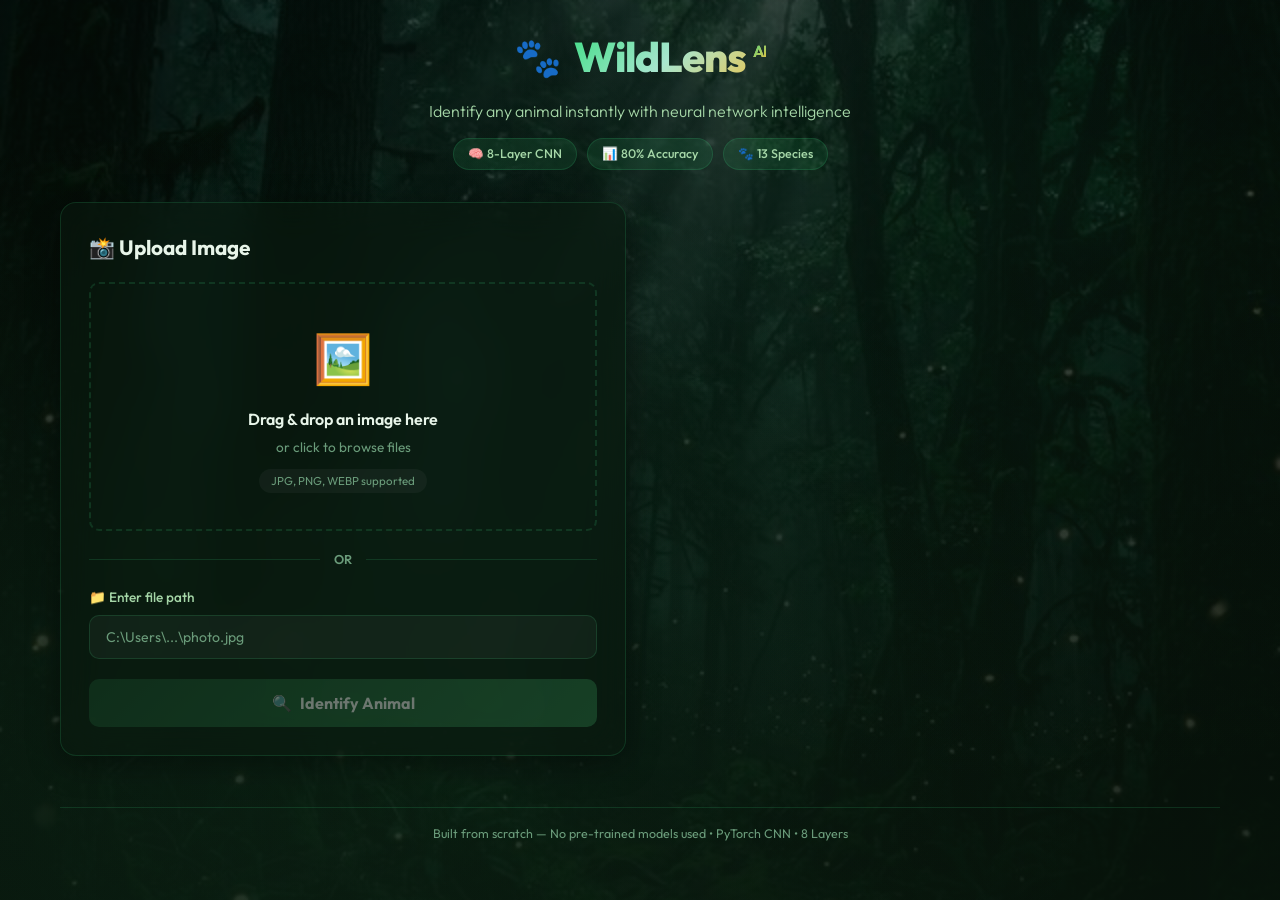
<file: templates/index.html>
<!DOCTYPE html>
<html lang="en">

<head>
    <meta charset="UTF-8">
    <meta name="viewport" content="width=device-width, initial-scale=1.0">
    <meta name="description"
        content="AI-powered animal classifier — upload any animal photo and get instant predictions using a custom-trained CNN neural network.">
    <title>🐾 WildLens AI — Animal Classifier</title>
    <link rel="preconnect" href="https://fonts.googleapis.com">
    <link href="https://fonts.googleapis.com/css2?family=Outfit:wght@300;400;500;600;700;800&display=swap"
        rel="stylesheet">
    <link rel="stylesheet" href="/static/style.css">
</head>

<body>

    <div class="forest-bg"></div>
    <div class="forest-overlay"></div>

    <div class="fireflies">
        <div class="firefly"></div>
        <div class="firefly"></div>
        <div class="firefly"></div>
        <div class="firefly"></div>
        <div class="firefly"></div>
        <div class="firefly"></div>
        <div class="firefly"></div>
        <div class="firefly"></div>
        <div class="firefly"></div>
        <div class="firefly"></div>
        <div class="firefly"></div>
        <div class="firefly"></div>
        <div class="firefly"></div>
        <div class="firefly"></div>
        <div class="firefly"></div>
    </div>


    <div class="app-container">


        <header class="app-header">
            <div class="logo-section">
                <span class="logo-icon">🐾</span>
                <h1>WildLens <span class="ai-badge">AI</span></h1>
            </div>
            <p class="tagline">Identify any animal instantly with neural network intelligence</p>
            <div class="model-info">
                <span class="badge">🧠 8-Layer CNN</span>
                <span class="badge">📊 80% Accuracy</span>
                <span class="badge">🐾 13 Species</span>
            </div>
        </header>


        <main class="main-grid">


            <section class="upload-panel glass-card" id="upload-section">
                <h2>📸 Upload Image</h2>

                <div class="drop-zone" id="drop-zone">
                    <div class="drop-zone-content" id="drop-zone-content">
                        <div class="upload-icon">🖼️</div>
                        <p class="drop-text">Drag & drop an image here</p>
                        <p class="drop-sub">or click to browse files</p>
                        <span class="formats">JPG, PNG, WEBP supported</span>
                    </div>
                    <img class="preview-img hidden" id="preview-img" alt="Preview">
                    <input type="file" id="file-input" accept="image/*" hidden>
                </div>


                <div class="separator">
                    <span>OR</span>
                </div>


                <div class="path-input-group">
                    <label for="filepath-input">📁 Enter file path</label>
                    <input type="text" id="filepath-input" placeholder='C:\Users\...\photo.jpg'>
                </div>


                <button class="predict-btn" id="predict-btn" disabled>
                    <span class="btn-icon">🔍</span>
                    <span class="btn-text">Identify Animal</span>
                    <span class="btn-loading hidden" id="btn-loading">
                        <span class="spinner"></span> Analyzing...
                    </span>
                </button>

                <button class="clear-btn hidden" id="clear-btn">✕ Clear & Try Another</button>
            </section>

            <section class="results-panel glass-card hidden" id="results-section">

                <div class="top-prediction" id="top-prediction">
                    <div class="prediction-header">
                        <h2>🎯 Prediction</h2>
                    </div>
                    <div class="prediction-result">
                        <span class="animal-name" id="animal-name">—</span>
                        <div class="confidence-ring" id="confidence-ring">
                            <svg viewBox="0 0 100 100">
                                <circle class="ring-bg" cx="50" cy="50" r="45" />
                                <circle class="ring-fill" id="ring-fill" cx="50" cy="50" r="45" stroke-dasharray="283"
                                    stroke-dashoffset="283" />
                            </svg>
                            <span class="ring-text" id="ring-text">0%</span>
                        </div>
                    </div>
                </div>


                <div class="chart-section">
                    <h3>📊 Top 5 Predictions</h3>
                    <div class="chart-container" id="chart-container">

                    </div>
                </div>

                <!-- Full Results -->
                <div class="full-results">
                    <h3>📋 All Classes</h3>
                    <div class="results-grid" id="results-grid">

                    </div>
                </div>

            </section>

        </main>


        <footer class="app-footer">
            <p>Built from scratch — No pre-trained models used • PyTorch CNN • 8 Layers</p>
        </footer>

    </div>

    <script src="/static/script.js"></script>
</body>

</html>
</file>
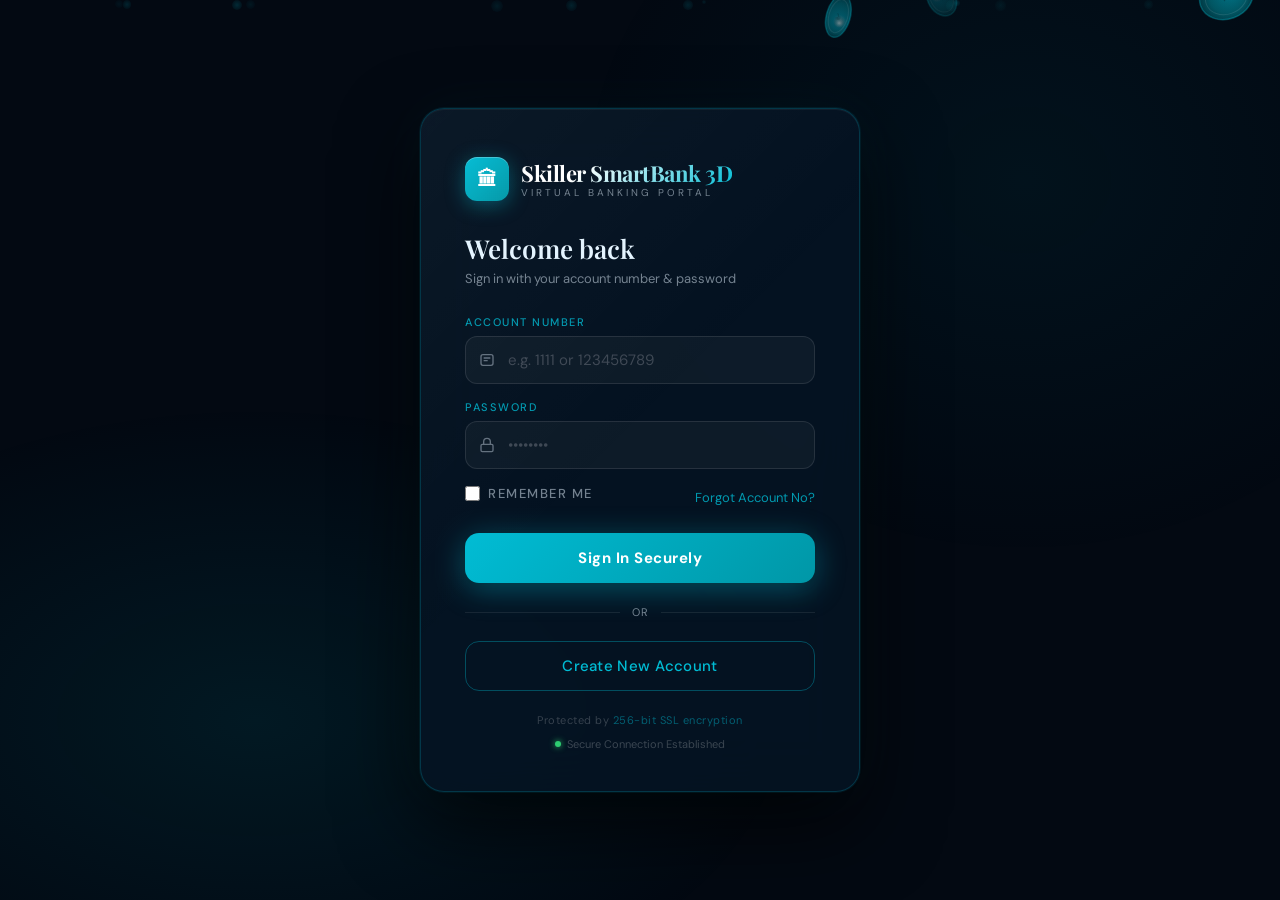
<file: login.html>
<!DOCTYPE html>
<html lang="en">

<head>
  <meta charset="UTF-8">
  <meta name="viewport" content="width=device-width, initial-scale=1.0">
  <title>Skiller SmartBank 3D — Secure Login</title>
  <link
    href="https://fonts.googleapis.com/css2?family=Playfair+Display:wght@400;600;700&family=DM+Sans:wght@300;400;500&display=swap"
    rel="stylesheet">
  <style>
    *,
    *::before,
    *::after {
      margin: 0;
      padding: 0;
      box-sizing: border-box;
    }

    :root {
      --cyan: #00bcd4;
      --cyan2: #0097a7;
      --dark: #050d14;
      --deep: #030912;
      --card: rgba(5, 20, 35, 0.88);
      --border: rgba(0, 188, 212, 0.22);
      --text: #e4f4ff;
      --muted: rgba(228, 244, 255, 0.5);
      --gold: #f5c842;
    }

    html,
    body {
      height: 100%;
      background: var(--deep);
      font-family: 'DM Sans', sans-serif;
      color: var(--text);
      overflow: hidden;
    }

    /* ── CANVAS ── */
    #coinCanvas {
      position: fixed;
      inset: 0;
      width: 100%;
      height: 100%;
      pointer-events: none;
      z-index: 0;
    }

    /* ── BACKGROUND GLOW ── */
    .bg-glow {
      position: fixed;
      inset: 0;
      z-index: 1;
      background:
        radial-gradient(ellipse 60% 50% at 20% 80%, rgba(0, 188, 212, 0.09) 0%, transparent 70%),
        radial-gradient(ellipse 50% 60% at 80% 20%, rgba(0, 144, 170, 0.07) 0%, transparent 70%);
      pointer-events: none;
    }

    /* ── FLOATING PARTICLES ── */
    .particles {
      position: fixed;
      inset: 0;
      pointer-events: none;
      z-index: 1;
      overflow: hidden;
    }

    .particle {
      position: absolute;
      border-radius: 50%;
      background: radial-gradient(circle, rgba(0, 188, 212, 0.5), transparent);
      animation: floatUp linear infinite;
    }

    @keyframes floatUp {
      0% {
        transform: translateY(100vh) scale(0);
        opacity: 0;
      }

      10% {
        opacity: 1;
      }

      90% {
        opacity: 0.3;
      }

      100% {
        transform: translateY(-10vh) scale(1);
        opacity: 0;
      }
    }

    /* ── SCENE ── */
    .scene {
      position: fixed;
      inset: 0;
      display: flex;
      align-items: center;
      justify-content: center;
      z-index: 2;
      perspective: 1200px;
    }

    /* ── CARD ── */
    .card {
      width: 440px;
      background: var(--card);
      border: 1px solid var(--border);
      border-radius: 24px;
      padding: 48px 44px 40px;
      backdrop-filter: blur(28px) saturate(160%);
      box-shadow:
        0 0 0 1px rgba(0, 188, 212, 0.08),
        0 32px 80px rgba(0, 0, 0, 0.75),
        0 0 60px rgba(0, 188, 212, 0.06),
        inset 0 1px 0 rgba(255, 255, 255, 0.05);
      transform-style: preserve-3d;
      animation: cardFloat 6s ease-in-out infinite;
      transition: transform 0.1s ease-out;
      position: relative;
      overflow: hidden;
    }

    .card::before {
      content: '';
      position: absolute;
      top: -1px;
      left: 10%;
      right: 10%;
      height: 1px;
      background: linear-gradient(90deg, transparent, rgba(0, 188, 212, 0.7), transparent);
      animation: shimmer 3s ease-in-out infinite;
    }

    .card::after {
      content: '';
      position: absolute;
      inset: 0;
      border-radius: 24px;
      background: linear-gradient(135deg, rgba(255, 255, 255, 0.03) 0%, transparent 50%);
      pointer-events: none;
    }

    @keyframes shimmer {

      0%,
      100% {
        opacity: 0.4;
      }

      50% {
        opacity: 1;
      }
    }

    @keyframes cardFloat {

      0%,
      100% {
        transform: translateY(0px) rotateX(0deg);
      }

      50% {
        transform: translateY(-8px) rotateX(1deg);
      }
    }

    /* ── LOGO ── */
    .logo-wrap {
      display: flex;
      align-items: center;
      gap: 12px;
      margin-bottom: 32px;
      animation: fadeDown 0.7s ease both;
    }

    .logo-icon {
      width: 44px;
      height: 44px;
      background: linear-gradient(135deg, var(--cyan), var(--cyan2));
      border-radius: 12px;
      display: flex;
      align-items: center;
      justify-content: center;
      font-size: 20px;
      box-shadow: 0 4px 20px rgba(0, 188, 212, 0.4), inset 0 1px 0 rgba(255, 255, 255, 0.25);
      transform: translateZ(20px);
      color: white;
      font-weight: 900;
    }

    .logo-text {
      font-family: 'Playfair Display', serif;
      font-size: 22px;
      font-weight: 700;
      background: linear-gradient(135deg, #fff 30%, var(--cyan));
      -webkit-background-clip: text;
      background-clip: text;
      -webkit-text-fill-color: transparent;
      letter-spacing: -0.5px;
    }

    .logo-sub {
      font-size: 10px;
      letter-spacing: 3px;
      text-transform: uppercase;
      color: var(--muted);
      margin-top: -2px;
    }

    /* ── HEADING ── */
    .heading {
      font-family: 'Playfair Display', serif;
      font-size: 26px;
      font-weight: 600;
      line-height: 1.2;
      margin-bottom: 6px;
      animation: fadeDown 0.7s 0.1s ease both;
    }

    .subhead {
      font-size: 13px;
      color: var(--muted);
      margin-bottom: 28px;
      animation: fadeDown 0.7s 0.15s ease both;
    }

    /* ── INPUTS ── */
    .field {
      margin-bottom: 16px;
      animation: fadeDown 0.7s ease both;
    }

    .field:nth-child(1) {
      animation-delay: 0.2s;
    }

    .field:nth-child(2) {
      animation-delay: 0.25s;
    }

    label {
      display: block;
      font-size: 11px;
      font-weight: 500;
      letter-spacing: 1.5px;
      text-transform: uppercase;
      color: rgba(0, 188, 212, 0.8);
      margin-bottom: 7px;
    }

    .input-wrap {
      position: relative;
    }

    .input-wrap .ico {
      position: absolute;
      left: 14px;
      top: 50%;
      transform: translateY(-50%);
      width: 16px;
      height: 16px;
      opacity: 0.4;
      transition: opacity 0.3s;
      pointer-events: none;
    }

    .input-wrap:focus-within .ico {
      opacity: 0.9;
    }

    input[type="text"],
    input[type="password"],
    input[type="email"] {
      width: 100%;
      background: rgba(255, 255, 255, 0.04);
      border: 1px solid rgba(255, 255, 255, 0.1);
      border-radius: 12px;
      padding: 13px 14px 13px 42px;
      color: var(--text);
      font-family: 'DM Sans', sans-serif;
      font-size: 15px;
      outline: none;
      transition: border-color 0.3s, background 0.3s, box-shadow 0.3s;
    }

    input[type="text"]::placeholder,
    input[type="password"]::placeholder,
    input[type="email"]::placeholder {
      color: rgba(255, 255, 255, 0.2);
    }

    input[type="text"]:focus,
    input[type="password"]:focus,
    input[type="email"]:focus {
      border-color: rgba(0, 188, 212, 0.55);
      background: rgba(0, 188, 212, 0.04);
      box-shadow: 0 0 0 3px rgba(0, 188, 212, 0.1), 0 0 20px rgba(0, 188, 212, 0.05);
    }

    /* ── OPTIONS ROW ── */
    .options {
      display: flex;
      justify-content: space-between;
      align-items: center;
      margin-bottom: 24px;
      animation: fadeDown 0.7s 0.3s ease both;
    }

    .remember {
      display: flex;
      align-items: center;
      gap: 8px;
      font-size: 13px;
      color: var(--muted);
      cursor: pointer;
    }

    .remember input[type=checkbox] {
      width: 15px;
      height: 15px;
      padding: 0;
      accent-color: var(--cyan);
      cursor: pointer;
    }

    .forgot {
      font-size: 13px;
      color: var(--cyan);
      text-decoration: none;
      opacity: 0.8;
      transition: opacity 0.2s;
    }

    .forgot:hover {
      opacity: 1;
    }

    /* ── ATTEMPTS COUNTER ── */
    .attempts-bar {
      display: none;
      margin-bottom: 16px;
      animation: fadeDown 0.4s ease both;
    }

    .attempts-label {
      font-size: 11px;
      color: var(--muted);
      margin-bottom: 5px;
      display: flex;
      justify-content: space-between;
    }

    .attempts-track {
      height: 4px;
      background: rgba(255, 255, 255, 0.08);
      border-radius: 4px;
      overflow: hidden;
    }

    .attempts-fill {
      height: 100%;
      border-radius: 4px;
      transition: width 0.4s ease, background 0.4s ease;
    }

    /* ── ALERT MESSAGE ── */
    .alert {
      display: none;
      padding: 12px 16px;
      border-radius: 12px;
      font-size: 13px;
      font-weight: 500;
      margin-bottom: 18px;
      animation: fadeDown 0.4s ease both;
      line-height: 1.5;
    }

    .alert.error {
      background: rgba(255, 80, 80, 0.12);
      border: 1px solid rgba(255, 80, 80, 0.35);
      color: #ff8080;
    }

    .alert.success {
      background: rgba(46, 204, 113, 0.1);
      border: 1px solid rgba(46, 204, 113, 0.35);
      color: #6be0a0;
    }

    .alert.warning {
      background: rgba(245, 200, 66, 0.1);
      border: 1px solid rgba(245, 200, 66, 0.35);
      color: var(--gold);
    }

    .alert.locked {
      background: rgba(180, 30, 30, 0.18);
      border: 1px solid rgba(255, 60, 60, 0.4);
      color: #ff6b6b;
    }

    /* ── SIGN IN BUTTON ── */
    .btn-login {
      width: 100%;
      padding: 15px;
      border: none;
      border-radius: 14px;
      background: linear-gradient(135deg, var(--cyan), var(--cyan2));
      color: #fff;
      font-family: 'DM Sans', sans-serif;
      font-size: 15px;
      font-weight: 700;
      letter-spacing: 0.5px;
      cursor: pointer;
      position: relative;
      overflow: hidden;
      box-shadow: 0 6px 30px rgba(0, 188, 212, 0.4), 0 2px 8px rgba(0, 0, 0, 0.4);
      transition: transform 0.2s, box-shadow 0.2s, opacity 0.2s;
      animation: fadeDown 0.7s 0.35s ease both;
    }

    .btn-login::before {
      content: '';
      position: absolute;
      top: 0;
      left: -100%;
      width: 60%;
      height: 100%;
      background: linear-gradient(90deg, transparent, rgba(255, 255, 255, 0.22), transparent);
      transform: skewX(-20deg);
      animation: btnShine 3s 2s ease-in-out infinite;
    }

    @keyframes btnShine {
      0% {
        left: -100%;
      }

      40%,
      100% {
        left: 160%;
      }
    }

    .btn-login:hover:not(:disabled) {
      transform: translateY(-2px);
      box-shadow: 0 10px 40px rgba(0, 188, 212, 0.5), 0 4px 12px rgba(0, 0, 0, 0.4);
    }

    .btn-login:active:not(:disabled) {
      transform: translateY(0) scale(0.98);
    }

    .btn-login:disabled {
      opacity: 0.45;
      cursor: not-allowed;
    }

    /* ── DIVIDER ── */
    .divider {
      display: flex;
      align-items: center;
      gap: 12px;
      margin: 22px 0;
      animation: fadeDown 0.7s 0.4s ease both;
    }

    .divider span {
      height: 1px;
      flex: 1;
      background: rgba(255, 255, 255, 0.08);
    }

    .divider p {
      font-size: 11px;
      color: var(--muted);
      letter-spacing: 1px;
    }

    /* ── SIGN UP BUTTON ── */
    .btn-signup {
      width: 100%;
      padding: 14px;
      border: 1px solid rgba(0, 188, 212, 0.35);
      border-radius: 14px;
      background: transparent;
      color: var(--cyan);
      font-family: 'DM Sans', sans-serif;
      font-size: 15px;
      font-weight: 500;
      cursor: pointer;
      transition: all 0.3s;
      position: relative;
      overflow: hidden;
      animation: fadeDown 0.7s 0.45s ease both;
      letter-spacing: 0.3px;
    }

    .btn-signup::before {
      content: '';
      position: absolute;
      inset: 0;
      background: linear-gradient(135deg, rgba(0, 188, 212, 0.09), rgba(0, 188, 212, 0.02));
      opacity: 0;
      transition: opacity 0.3s;
    }

    .btn-signup:hover {
      border-color: rgba(0, 188, 212, 0.8);
      box-shadow: 0 0 20px rgba(0, 188, 212, 0.14), inset 0 0 20px rgba(0, 188, 212, 0.04);
      transform: translateY(-1px);
    }

    .btn-signup:hover::before {
      opacity: 1;
    }

    /* ── FOOTER ── */
    .card-footer {
      text-align: center;
      margin-top: 22px;
      font-size: 11px;
      color: rgba(255, 255, 255, 0.2);
      letter-spacing: 0.5px;
      animation: fadeDown 0.7s 0.5s ease both;
    }

    .card-footer span {
      color: rgba(0, 188, 212, 0.45);
    }

    /* ── SECURE BADGE ── */
    .secure-badge {
      display: flex;
      align-items: center;
      justify-content: center;
      gap: 6px;
      margin-top: 10px;
      font-size: 11px;
      color: rgba(255, 255, 255, 0.22);
      animation: fadeDown 0.7s 0.55s ease both;
    }

    .secure-dot {
      width: 6px;
      height: 6px;
      border-radius: 50%;
      background: #2ecc71;
      box-shadow: 0 0 6px #2ecc71;
      animation: pulse 2s ease-in-out infinite;
    }

    @keyframes pulse {

      0%,
      100% {
        box-shadow: 0 0 4px #2ecc71;
        opacity: 1;
      }

      50% {
        box-shadow: 0 0 10px #2ecc71;
        opacity: 0.7;
      }
    }

    /* ── FADE DOWN ── */
    @keyframes fadeDown {
      from {
        opacity: 0;
        transform: translateY(-16px);
      }

      to {
        opacity: 1;
        transform: translateY(0);
      }
    }

    /* ── SPINNER ── */
    .spinner {
      display: none;
      width: 18px;
      height: 18px;
      border: 2px solid rgba(255, 255, 255, 0.3);
      border-top-color: #fff;
      border-radius: 50%;
      animation: spin 0.7s linear infinite;
      margin: 0 auto;
    }

    @keyframes spin {
      to {
        transform: rotate(360deg);
      }
    }

    /* ── MODAL OVERLAY (Signup) ── */
    .modal-overlay {
      display: none;
      position: fixed;
      inset: 0;
      background: rgba(0, 0, 0, 0.7);
      z-index: 10;
      align-items: center;
      justify-content: center;
      backdrop-filter: blur(4px);
    }

    .modal-overlay.open {
      display: flex;
    }

    .modal-box {
      background: rgba(6, 22, 40, 0.96);
      border: 1px solid rgba(0, 188, 212, 0.3);
      border-radius: 22px;
      padding: 44px 40px 36px;
      width: 400px;
      position: relative;
      box-shadow: 0 24px 70px rgba(0, 0, 0, 0.8), 0 0 40px rgba(0, 188, 212, 0.08);
      animation: popIn 0.4s cubic-bezier(.175, .885, .32, 1.275) both;
    }

    @keyframes popIn {
      from {
        opacity: 0;
        transform: scale(0.88) translateY(20px);
      }

      to {
        opacity: 1;
        transform: scale(1) translateY(0);
      }
    }

    .modal-close {
      position: absolute;
      top: 16px;
      right: 20px;
      font-size: 24px;
      cursor: pointer;
      color: var(--muted);
      line-height: 1;
      transition: color 0.2s, transform 0.2s;
    }

    .modal-close:hover {
      color: var(--cyan);
      transform: rotate(90deg);
    }

    .modal-title {
      font-family: 'Playfair Display', serif;
      font-size: 22px;
      font-weight: 600;
      margin-bottom: 6px;
    }

    .modal-sub {
      font-size: 13px;
      color: var(--muted);
      margin-bottom: 26px;
    }

    .modal-box .field {
      margin-bottom: 14px;
    }

    .btn-create {
      width: 100%;
      padding: 14px;
      border: none;
      border-radius: 13px;
      background: linear-gradient(135deg, var(--cyan), var(--cyan2));
      color: white;
      font-family: 'DM Sans', sans-serif;
      font-size: 15px;
      font-weight: 700;
      cursor: pointer;
      margin-top: 6px;
      box-shadow: 0 6px 24px rgba(0, 188, 212, 0.4);
      transition: transform 0.2s, box-shadow 0.2s;
    }

    .btn-create:hover {
      transform: translateY(-2px);
      box-shadow: 0 10px 36px rgba(0, 188, 212, 0.5);
    }

    .signup-alert {
      display: none;
      padding: 11px 14px;
      border-radius: 10px;
      font-size: 13px;
      font-weight: 500;
      margin-top: 14px;
      animation: fadeDown 0.3s ease both;
      line-height: 1.5;
    }

    .signup-alert.error {
      background: rgba(255, 80, 80, 0.12);
      border: 1px solid rgba(255, 80, 80, 0.35);
      color: #ff8080;
    }

    .signup-alert.success {
      background: rgba(46, 204, 113, 0.1);
      border: 1px solid rgba(46, 204, 113, 0.35);
      color: #6be0a0;
    }

    /* ── ACCOUNT NUMBER REVEAL ── */
    .acc-reveal-box {
      display: none;
      margin-top: 16px;
      padding: 18px 16px;
      background: rgba(0, 188, 212, 0.07);
      border: 1px solid rgba(0, 188, 212, 0.3);
      border-radius: 14px;
      text-align: center;
      animation: fadeDown 0.4s ease both;
    }
    .acc-reveal-box.active { display: block; }
    .acc-masked {
      font-size: 22px;
      font-weight: 700;
      letter-spacing: 3px;
      color: var(--cyan);
      font-family: 'DM Sans', monospace;
      text-shadow: 0 0 12px rgba(0,188,212,0.4);
      margin-bottom: 4px;
    }
    .acc-hint {
      font-size: 11px;
      color: var(--muted);
      margin-bottom: 14px;
    }
    .btn-copy-acc {
      display: inline-flex;
      align-items: center;
      gap: 7px;
      padding: 9px 20px;
      border: 1px solid rgba(0,188,212,0.5);
      border-radius: 10px;
      background: rgba(0,188,212,0.08);
      color: var(--cyan);
      font-family: 'DM Sans', sans-serif;
      font-size: 13px;
      font-weight: 600;
      cursor: pointer;
      transition: all 0.25s;
    }
    .btn-copy-acc:hover { background: rgba(0,188,212,0.18); transform: translateY(-1px); }
    .btn-copy-acc.copied { background: rgba(46,204,113,0.15); border-color: rgba(46,204,113,0.5); color: #6be0a0; }

    .modal-box { max-height: 90vh; overflow-y: auto; }

    /* ═══════════════════════════════════════════
       RESPONSIVE — Mobile First
    ═══════════════════════════════════════════ */

    /* ── Very small phones (≤ 390px) ── */
    @media (max-width: 390px) {
      html, body { overflow-y: auto; }
      .scene { align-items: flex-start; padding: 12px 0 40px; position: relative; min-height: 100vh; }
      .card { width: 100%; border-radius: 0; padding: 28px 18px 28px; min-height: 100vh; animation: none; }
      .logo-text { font-size: 17px; }
      .heading { font-size: 20px; }
      .modal-box { width: 96%; padding: 28px 16px 24px; border-radius: 16px; }
      .modal-title { font-size: 18px; }
      .options { flex-direction: column; align-items: flex-start; gap: 10px; }
    }

    /* ── Small phones (≤ 480px) ── */
    @media (max-width: 480px) {
      html, body { overflow-y: auto; }
      .scene { align-items: flex-start; padding: 16px 0 50px; position: relative; min-height: 100vh; }
      .card {
        width: calc(100% - 24px);
        max-width: 440px;
        margin: 0 auto;
        border-radius: 20px;
        padding: 32px 20px 28px;
        animation: none;
        transform: none !important;
      }
      .logo-text { font-size: 18px; }
      .logo-sub { font-size: 9px; letter-spacing: 2px; }
      .heading { font-size: 22px; }
      .subhead { font-size: 12px; margin-bottom: 20px; }
      input[type="text"], input[type="password"], input[type="email"] { font-size: 14px; padding: 12px 12px 12px 40px; }
      .btn-login, .btn-signup, .btn-create { font-size: 14px; padding: 13px; }
      .options { flex-direction: column; align-items: flex-start; gap: 8px; }
      .modal-overlay { align-items: flex-end; }
      .modal-box {
        width: 100%;
        max-height: 92vh;
        border-radius: 22px 22px 0 0;
        padding: 30px 18px 28px;
        overflow-y: auto;
      }
      .modal-title { font-size: 19px; }
      .modal-sub { font-size: 12px; }
      .acc-masked { font-size: 18px; letter-spacing: 2px; }
    }

    /* ── Tablets & large phones (481px – 768px) ── */
    @media (min-width: 481px) and (max-width: 768px) {
      html, body { overflow-y: auto; }
      .scene { align-items: center; padding: 24px 0; position: relative; min-height: 100vh; }
      .card {
        width: calc(100% - 40px);
        max-width: 480px;
        border-radius: 22px;
        padding: 40px 32px 34px;
        animation: none;
        transform: none !important;
      }
      .modal-overlay { align-items: center; }
      .modal-box { width: calc(100% - 32px); max-width: 460px; padding: 36px 28px 30px; }
    }

    /* ── Medium tablets (769px – 1024px) ── */
    @media (min-width: 769px) and (max-width: 1024px) {
      .card { width: 420px; }
      .modal-box { width: 380px; }
    }

    /* ── Touch device: disable 3D hover tilt ── */
    @media (hover: none) {
      .card { animation: none; transform: none !important; }
      .btn-login:hover, .btn-signup:hover, .btn-create:hover { transform: none; }
    }

    /* ── Landscape phones ── */
    @media (max-height: 500px) and (orientation: landscape) {
      html, body { overflow-y: auto; }
      .scene { align-items: flex-start; padding: 10px 0 30px; position: relative; min-height: 100vh; }
      .card { padding: 20px 24px; animation: none; transform: none !important; }
      .logo-wrap { margin-bottom: 16px; }
      .heading { font-size: 20px; }
      .subhead { margin-bottom: 14px; }
      .field { margin-bottom: 10px; }
      .options { margin-bottom: 14px; }
    }
  </style>
</head>

<body>

  <canvas id="coinCanvas"></canvas>
  <div class="bg-glow"></div>
  <div class="particles" id="particles"></div>

  <div class="scene">
    <div class="card" id="card">

      <!-- Logo -->
      <div class="logo-wrap">
        <div class="logo-icon">🏛</div>
        <div>
          <div class="logo-text">Skiller SmartBank 3D</div>
          <div class="logo-sub">Virtual Banking Portal</div>
        </div>
      </div>

      <div class="heading">Welcome back</div>
      <div class="subhead">Sign in with your account number &amp; password</div>

      <!-- Alert Message -->
      <div class="alert" id="loginAlert"></div>

      <!-- Attempts Bar -->
      <div class="attempts-bar" id="attemptsBar">
        <div class="attempts-label">
          <span id="attemptsText">Login attempts remaining</span>
          <span id="attemptsCount"></span>
        </div>
        <div class="attempts-track">
          <div class="attempts-fill" id="attemptsFill"></div>
        </div>
      </div>

      <div class="field">
        <label for="accNum">Account Number</label>
        <div class="input-wrap">
          <input type="text" id="accNum" placeholder="e.g. 1111 or 123456789" autocomplete="username" />
          <svg class="ico" viewBox="0 0 24 24" fill="none" stroke="currentColor" stroke-width="2">
            <rect x="3" y="4" width="18" height="16" rx="3" />
            <path d="M7 9h10M7 13h6" />
          </svg>
        </div>
      </div>

      <div class="field">
        <label for="accPass">Password</label>
        <div class="input-wrap">
          <input type="password" id="accPass" placeholder="••••••••" autocomplete="current-password" />
          <svg class="ico" viewBox="0 0 24 24" fill="none" stroke="currentColor" stroke-width="2">
            <rect x="3" y="11" width="18" height="11" rx="2" />
            <path d="M7 11V7a5 5 0 0 1 10 0v4" />
          </svg>
        </div>
      </div>

      <div class="options">
        <label class="remember">
          <input type="checkbox" id="rememberMe" /> Remember me
        </label>
        <a href="#" class="forgot" onclick="showForgotModal(); return false;">Forgot Account No?</a>
      </div>

      <button class="btn-login" id="loginBtn" onclick="handleLogin()">
        <span id="loginBtnText">Sign In Securely</span>
        <div class="spinner" id="loginSpinner"></div>
      </button>

      <div class="divider">
        <span></span>
        <p>OR</p><span></span>
      </div>

      <button class="btn-signup" onclick="openSignup()">Create New Account</button>

      <div class="card-footer">
        Protected by <span>256-bit SSL encryption</span>
      </div>
      <div class="secure-badge">
        <div class="secure-dot"></div>
        Secure Connection Established
      </div>

    </div>
  </div>

  <!-- Signup Modal -->
  <div class="modal-overlay" id="signupModal">
    <div class="modal-box">
      <span class="modal-close" onclick="closeSignup()">✕</span>

      <div id="signupStep1">
        <div class="modal-title">Create Account</div>
        <div class="modal-sub">Fill in your details to get started</div>

        <div class="field">
          <label for="su_name">Full Name</label>
          <div class="input-wrap">
            <input type="text" id="su_name" placeholder="Your full name" />
            <svg class="ico" viewBox="0 0 24 24" fill="none" stroke="currentColor" stroke-width="2">
              <circle cx="12" cy="7" r="4" />
              <path d="M5.5 21a8.5 8.5 0 0 1 13 0" />
            </svg>
          </div>
        </div>

        <div class="field">
          <label for="su_age">Age</label>
          <div class="input-wrap">
            <input type="text" id="su_age" placeholder="Must be 18 or above" />
            <svg class="ico" viewBox="0 0 24 24" fill="none" stroke="currentColor" stroke-width="2">
              <rect x="3" y="4" width="18" height="16" rx="3"/><path d="M8 2v4M16 2v4M3 10h18"/>
            </svg>
          </div>
        </div>

        <div class="field">
          <label for="su_pass">Password</label>
          <div class="input-wrap">
            <input type="password" id="su_pass" placeholder="Choose a password (min 4 chars)" />
            <svg class="ico" viewBox="0 0 24 24" fill="none" stroke="currentColor" stroke-width="2">
              <rect x="3" y="11" width="18" height="11" rx="2" />
              <path d="M7 11V7a5 5 0 0 1 10 0v4" />
            </svg>
          </div>
        </div>

        <div class="field">
          <label for="su_pass2">Confirm Password</label>
          <div class="input-wrap">
            <input type="password" id="su_pass2" placeholder="Repeat your password" />
            <svg class="ico" viewBox="0 0 24 24" fill="none" stroke="currentColor" stroke-width="2">
              <path d="M9 12l2 2 4-4" />
              <rect x="3" y="11" width="18" height="11" rx="2" />
            </svg>
          </div>
        </div>

        <div class="field">
          <label for="su_email">Email Address</label>
          <div class="input-wrap">
            <input type="email" id="su_email" placeholder="your@email.com (for account recovery)" />
            <svg class="ico" viewBox="0 0 24 24" fill="none" stroke="currentColor" stroke-width="2">
              <rect x="2" y="4" width="20" height="16" rx="3"/><path d="M2 7l10 7 10-7"/>
            </svg>
          </div>
        </div>

        <div class="signup-alert" id="signupAlertStep1"></div>

        <!-- Account Number Reveal Box (shown after creation) -->
        <div class="acc-reveal-box" id="accRevealBox">
          <div style="font-size:12px;color:var(--muted);margin-bottom:6px;letter-spacing:1px;text-transform:uppercase;">Your Account Number</div>
          <div class="acc-masked" id="accMaskedDisplay"></div>
          <div class="acc-hint">Last 3 digits shown — copy the full number below</div>
          <button class="btn-copy-acc" id="btnCopyAcc" onclick="copyAccountNumber()">
            <svg width="14" height="14" viewBox="0 0 24 24" fill="none" stroke="currentColor" stroke-width="2"><rect x="9" y="9" width="13" height="13" rx="2"/><path d="M5 15H4a2 2 0 0 1-2-2V4a2 2 0 0 1 2-2h9a2 2 0 0 1 2 2v1"/></svg>
            Copy Account Number
          </button>
        </div>

        <button class="btn-create" id="btnSubmitSignup" onclick="submitSignup()" style="margin-top:8px">Create Account 🏛</button>
      </div>
    </div>
  </div>
  <!-- FORGOT ACCOUNT MODAL -->
  <div class="modal-overlay" id="forgotModal">
    <div class="modal-box">
      <span class="modal-close" onclick="closeForgotModal()">✕</span>
      <div class="modal-title">🔍 Recover Account Number</div>
      <div class="modal-sub">Verify your identity to retrieve your Account Number</div>

      <div class="signup-alert" id="forgotAlert" style="display:none; margin-bottom: 12px;"></div>

      <div class="field">
        <label>Full Name</label>
        <div class="input-wrap">
          <input type="text" id="forgotName" placeholder="Enter your registered full name" />
          <svg class="ico" viewBox="0 0 24 24" fill="none" stroke="currentColor" stroke-width="2">
            <circle cx="12" cy="7" r="4"/><path d="M5.5 21a8.5 8.5 0 0 1 13 0"/>
          </svg>
        </div>
      </div>

      <div class="field">
        <label>Email Address</label>
        <div class="input-wrap">
          <input type="email" id="forgotEmail" placeholder="Enter your registered email" />
          <svg class="ico" viewBox="0 0 24 24" fill="none" stroke="currentColor" stroke-width="2">
            <rect x="2" y="4" width="20" height="16" rx="3"/><path d="M2 7l10 7 10-7"/>
          </svg>
        </div>
      </div>

      <div class="field">
        <label>Password</label>
        <div class="input-wrap">
          <input type="password" id="forgotPass" placeholder="Enter your password" />
          <svg class="ico" viewBox="0 0 24 24" fill="none" stroke="currentColor" stroke-width="2">
            <rect x="3" y="11" width="18" height="11" rx="2"/><path d="M7 11V7a5 5 0 0 1 10 0v4"/>
          </svg>
        </div>
      </div>

      <!-- Account Number reveal box -->
      <div id="recoveredAccBox" style="display:none; margin:16px 0 8px; padding:18px; background:linear-gradient(135deg,rgba(0,188,212,0.12),rgba(0,100,150,0.18)); border:1.5px solid rgba(0,188,212,0.5); border-radius:14px; text-align:center;">
        <p style="color:rgba(0,188,212,0.9); font-size:0.78rem; letter-spacing:2px; text-transform:uppercase; margin-bottom:8px;">Your Account Number</p>
        <div style="font-size:2rem; font-weight:700; letter-spacing:6px; color:#fff; font-family:monospace; margin-bottom:4px;" id="recoveredAccMasked"></div>
        <div style="font-size:0.75rem; color:rgba(255,255,255,0.45); margin-bottom:12px;">Shown for <span id="accCountdown" style="color:rgba(0,188,212,0.9);font-weight:600;">20</span>s — save it now!</div>
        <input type="text" id="recoveredAccNum" style="opacity:0;position:absolute;pointer-events:none;" readonly />
        <button onclick="copyRecoveredAcc()" style="background:linear-gradient(135deg,#00bcd4,#0097a7);color:#fff;border:none;border-radius:8px;padding:10px 22px;font-size:0.9rem;font-weight:600;cursor:pointer;display:inline-flex;align-items:center;gap:8px;transition:transform 0.15s;" onmouseover="this.style.transform='scale(1.04)'" onmouseout="this.style.transform='scale(1)'" id="btnCopyRecovered">
          <svg width="14" height="14" viewBox="0 0 24 24" fill="none" stroke="currentColor" stroke-width="2"><rect x="9" y="9" width="13" height="13" rx="2"/><path d="M5 15H4a2 2 0 0 1-2-2V4a2 2 0 0 1 2-2h9a2 2 0 0 1 2 2v1"/></svg>
          Copy Account Number
        </button>
        <div style="margin-top:10px;height:4px;border-radius:4px;background:rgba(255,255,255,0.1);overflow:hidden;">
          <div id="accTimerBar" style="height:100%;width:100%;background:linear-gradient(90deg,#00bcd4,#26c6da);transition:width 1s linear;"></div>
        </div>
      </div>

      <button class="btn-create" id="btnSubmitForgot" onclick="handleForgotAccount()" style="margin-top:8px;">Verify &amp; Recover 🔐</button>
    </div>
  </div>

  <script>
    function speak(text) {
      if (!window.speechSynthesis) return;
      window.speechSynthesis.cancel();
      const msg = new SpeechSynthesisUtterance(text);
      msg.lang = "en-IN";
      msg.rate = 1;
      const setVoiceAndSpeak = () => {
        const voices = window.speechSynthesis.getVoices();
        const femaleVoice = voices.find(v => 
          v.name.includes('Zira') || 
          v.name.includes('Female') || 
          v.name.includes('Samantha') || 
          v.name.includes('Google UK English Female') ||
          (v.name.includes('Ravi') === false && v.name.includes('Heera'))
        );
        if (femaleVoice) msg.voice = femaleVoice;
        window.speechSynthesis.speak(msg);
      };
      if (window.speechSynthesis.getVoices().length === 0) {
        window.speechSynthesis.onvoiceschanged = setVoiceAndSpeak;
      } else {
        setVoiceAndSpeak();
      }
    }
    // ─────────────────────────────────────────────
    //  ACCOUNTS — loaded from accounts.json via fetch
    //  Falls back gracefully if file not found
    // ─────────────────────────────────────────────
    const MAX_ATTEMPTS = 5;
    let accountsDB = {};

    // loginAttempts: { [accNum]: count }
    const loginAttempts = (() => {
      try { return JSON.parse(sessionStorage.getItem('lAttempts') || '{}'); }
      catch { return {}; }
    })();

    function saveAttempts() {
      sessionStorage.setItem('lAttempts', JSON.stringify(loginAttempts));
    }

    // Load accounts
    fetch('accounts.json?t=' + Date.now())
      .then(r => r.json())
      .then(data => { accountsDB = data; })
      .catch(() => {
        // fallback demo data so the page isn't broken without a server
        accountsDB = {
          "1111": { name: "dhiresh", pass: "1111" },
          "200": { name: "Skiller", pass: "1729" },
          "123": { name: "jjj", pass: "123" }
        };
      });

    // ─────────────────────────────────────────────
    //  HELPERS
    // ─────────────────────────────────────────────
    function showAlert(id, type, msg) {
      const el = document.getElementById(id);
      el.className = `alert ${type}`;
      el.textContent = msg;
      el.style.display = 'block';
      speak(msg.replace(/[\u{1F300}-\u{1F9FF}]/gu, '').replace(/[\u2700-\u27BF]/gu, ''));
    }

    function hideAlert(id) {
      document.getElementById(id).style.display = 'none';
    }

    function updateAttemptsUI(acc) {
      const used = loginAttempts[acc] || 0;
      const remaining = MAX_ATTEMPTS - used;
      const bar = document.getElementById('attemptsBar');
      const fill = document.getElementById('attemptsFill');
      const count = document.getElementById('attemptsCount');
      const txt = document.getElementById('attemptsText');

      if (used === 0) { bar.style.display = 'none'; return; }

      bar.style.display = 'block';
      const pct = (remaining / MAX_ATTEMPTS) * 100;
      fill.style.width = pct + '%';

      const color = remaining > 2 ? '#f5c842' : remaining > 1 ? '#ff9800' : '#ff4444';
      fill.style.background = color;
      count.textContent = remaining + ' / ' + MAX_ATTEMPTS;
      txt.textContent = remaining === 1
        ? '⚠️ Last attempt before account lock'
        : 'Attempts remaining';
    }

    // ─────────────────────────────────────────────
    //  LOGIN
    // ─────────────────────────────────────────────
    function handleLogin() {
      const accNum = document.getElementById('accNum').value.trim();
      const accPass = document.getElementById('accPass').value;
      const btn = document.getElementById('loginBtn');
      const txt = document.getElementById('loginBtnText');
      const spinner = document.getElementById('loginSpinner');

      hideAlert('loginAlert');

      // Basic validation
      if (!accNum || !accPass) {
        showAlert('loginAlert', 'error', '⚠️  Please enter both account number and password.');
        return;
      }

      // Lockout check BEFORE showing spinner
      if ((loginAttempts[accNum] || 0) >= MAX_ATTEMPTS) {
        showAlert('loginAlert', 'locked',
          '🔒  This account has been locked after 5 failed attempts. Please contact support to unlock it.');
        document.getElementById('loginBtn').disabled = true;
        return;
      }

      // Show loading state
      txt.style.display = 'none';
      spinner.style.display = 'block';
      btn.disabled = true;

      // Simulate network delay (300ms) then validate
      setTimeout(() => {
        txt.style.display = 'block';
        spinner.style.display = 'none';
        btn.disabled = false;

        const account = accountsDB[accNum];

        if (account && account.pass === accPass) {
          // ✅ SUCCESS
          loginAttempts[accNum] = 0; // reset attempts on success
          saveAttempts();
          showAlert('loginAlert', 'success', '✅  Login successful! Redirecting to your bank dashboard…');

          // Store logged-in user info for the bank home to use
          sessionStorage.setItem('loggedInAcc', accNum);
          sessionStorage.setItem('loggedInName', account.name || 'User');

          // Log login to login.json via Flask backend
          fetch('/log_login', {
            method: 'POST',
            headers: { 'Content-Type': 'application/json' },
            body: JSON.stringify({
              username: account.name || 'User',
              account_number: accNum,
              login_time: new Date().toLocaleString('en-IN', { timeZone: 'Asia/Kolkata' })
            })
          }).catch(() => { }); // silently ignore if backend is offline

          // ── Play coin-drop sound on successful login (non-blocking) ──────────────
      (function playCoinDrop() {
        try {
          const coinAudio = new Audio('/coin_drop.mp3');
          coinAudio.volume = 0.8;
          coinAudio.play().catch(() => {}); // silently skip if browser blocks autoplay
          // Auto-stop after 5 seconds even if the file is longer
          setTimeout(() => {
            try { coinAudio.pause(); coinAudio.currentTime = 0; } catch (_) {}
          }, 5000);
        } catch (_) {}
      })();

      setTimeout(() => { window.location.href = 'index.html'; }, 1200);

        } else {
          // ❌ FAIL
          loginAttempts[accNum] = (loginAttempts[accNum] || 0) + 1;
          saveAttempts();

          const used = loginAttempts[accNum];
          const remaining = MAX_ATTEMPTS - used;

          updateAttemptsUI(accNum);

          if (remaining <= 0) {
            // Locked out
            showAlert('loginAlert', 'locked',
              '🔒  Account locked! You have used all 5 login attempts. Please contact support.');
            btn.disabled = true;
          } else {
            // Still has attempts
            const tip = remaining === 1
              ? '🚨 Last try left! Account will be locked on the next failure.'
              : `🔁 Incorrect details. Please retry — ${remaining} attempt${remaining > 1 ? 's' : ''} remaining.`;
            showAlert('loginAlert', 'error', tip);
          }
        }
      }, 300);
    }

    // Allow Enter key to submit
    document.addEventListener('keydown', e => {
      if (e.key === 'Enter' && !document.getElementById('signupModal').classList.contains('open')) {
        handleLogin();
      }
    });

    // ─────────────────────────────────────────────
    //  SIGNUP MODAL
    // ─────────────────────────────────────────────
    let _createdAccNo = null; // stores the real account number for copying

    function openSignup() {
      document.getElementById('signupModal').classList.add('open');
      hideSignupAlerts && hideSignupAlerts();
      document.getElementById('su_name').value = '';
      document.getElementById('su_age').value  = '';
      document.getElementById('su_pass').value = '';
      document.getElementById('su_pass2').value = '';
      document.getElementById('accRevealBox').classList.remove('active');
      const btn = document.getElementById('btnSubmitSignup');
      btn.disabled = false;
      btn.textContent = 'Create Account 🏛';
      _createdAccNo = null;
      document.getElementById('su_name').focus();
    }

    function closeSignup() {
      document.getElementById('signupModal').classList.remove('open');
    }

    // Close modal on backdrop click
    document.getElementById('signupModal').addEventListener('click', function (e) {
      if (e.target === this) closeSignup();
    });

    // ─────────────────────────────────────────────
    //  SIGNUP — STATE
    // ─────────────────────────────────────────────
    function showSignupAlert1(type, msg) {
      const el = document.getElementById('signupAlertStep1');
      el.className = `signup-alert ${type}`;
      el.textContent = msg;
      el.style.display = 'block';
      speak(msg.replace(/[\u{1F300}-\u{1F9FF}]/gu, '').replace(/[\u2700-\u27BF]/gu, ''));
    }
    function hideSignupAlerts() {
      document.getElementById('signupAlertStep1').style.display = 'none';
    }

    // ── Mask account number: xxxxxxx + last 3 digits ─────────────────────────
    function maskAccountNumber(accNo) {
      const s = String(accNo);
      if (s.length <= 3) return s; // too short — show as-is
      const hidden = 'x'.repeat(Math.max(s.length - 3, 4));
      return hidden + s.slice(-3);
    }

    function copyAccountNumber() {
      if (!_createdAccNo) return;
      navigator.clipboard.writeText(String(_createdAccNo)).then(() => {
        const btn = document.getElementById('btnCopyAcc');
        btn.textContent = '✅ Copied!';
        btn.classList.add('copied');
        setTimeout(() => {
          btn.innerHTML = '<svg width="14" height="14" viewBox="0 0 24 24" fill="none" stroke="currentColor" stroke-width="2"><rect x="9" y="9" width="13" height="13" rx="2"/><path d="M5 15H4a2 2 0 0 1-2-2V4a2 2 0 0 1 2-2h9a2 2 0 0 1 2 2v1"/></svg> Copy Account Number';
          btn.classList.remove('copied');
        }, 2500);
      }).catch(() => {
        // Fallback for browsers without clipboard API
        const el = document.getElementById('btnCopyAcc');
        el.textContent = '❌ Copy failed — note the number above';
      });
    }

    // Direct signup — POST to /open_account without face image
    async function submitSignup() {
      const name  = document.getElementById('su_name').value.trim();
      const age   = parseInt(document.getElementById('su_age').value.trim(), 10);
      const pass  = document.getElementById('su_pass').value;
      const pass2 = document.getElementById('su_pass2').value;

      hideSignupAlerts();
      if (!name)          { showSignupAlert1('error', '⚠️ Please enter your full name.'); return; }
      if (!age || age < 18) { showSignupAlert1('error', '⚠️ You must be at least 18 years old.'); return; }
      if (pass.length < 4) { showSignupAlert1('error', '⚠️ Password must be at least 4 characters.'); return; }
      if (pass !== pass2)  { showSignupAlert1('error', '❌ Passwords do not match.'); return; }

      const btn = document.getElementById('btnSubmitSignup');
      btn.disabled = true;
      btn.textContent = '⏳ Creating account…';

      try {
        const res = await fetch('/open_account', {
          method: 'POST',
          headers: { 'Content-Type': 'application/json' },
          body: JSON.stringify({
            name,
            age,
            income: 0,
            account_type: 'Savings',
            location: '',
            pass
          })
        });

        const data = await res.json();

        if (data.status === 'success') {
          const accNo = data.account_number;
          _createdAccNo = accNo;
          const email = (document.getElementById('su_email').value || '').trim().toLowerCase();

          // Reflect new account in local in-memory DB so login works immediately
          accountsDB[String(accNo)] = { name, pass, email, balance: 0.0, history: [] };

          // Show masked account number with copy button
          document.getElementById('accMaskedDisplay').textContent = maskAccountNumber(accNo);
          document.getElementById('accRevealBox').classList.add('active');
          showSignupAlert1('success', `🎉 Account created! Use the Copy button below to save your account number.`);

          btn.textContent = '✅ Account Created';

          // Pre-fill login fields after a short delay
          setTimeout(() => {
            document.getElementById('accNum').value = String(accNo);
            document.getElementById('accPass').value = pass;
            closeSignup();
            showAlert('loginAlert', 'success',
              `🎉 Welcome, ${name}! Your account number is pre-filled. Sign in now!`);
          }, 3500);
        } else {
          showSignupAlert1('error', data.message || '❌ Account creation failed. Please try again.');
          btn.disabled = false;
          btn.textContent = 'Create Account 🏛';
        }
      } catch (err) {
        showSignupAlert1('error', '❌ Server error. Make sure the backend is running and try again.');
        btn.disabled = false;
        btn.textContent = 'Create Account 🏛';
      }
    }

    // ─────────────────────────────────────────────
    //  3D CARD TILT
    // ─────────────────────────────────────────────
    const card = document.getElementById('card');
    const scene = document.querySelector('.scene');

    scene.addEventListener('mousemove', e => {
      const { left, top, width, height } = scene.getBoundingClientRect();
      const x = (e.clientX - left) / width - 0.5;
      const y = (e.clientY - top) / height - 0.5;
      card.style.transform = `rotateY(${x * 14}deg) rotateX(${-y * 10}deg) translateZ(10px)`;
      card.style.boxShadow = `
    ${-x * 30}px ${y * 20}px 60px rgba(0,0,0,0.6),
    0 0 60px rgba(0,188,212,0.07),
    inset 0 1px 0 rgba(255,255,255,0.05)`;
    });

    scene.addEventListener('mouseleave', () => {
      card.style.transform = '';
      card.style.boxShadow = '';
    });

    // ─────────────────────────────────────────────
    //  COIN CANVAS
    // ─────────────────────────────────────────────
    const canvas = document.getElementById('coinCanvas');
    const ctx = canvas.getContext('2d');

    function resizeCanvas() { canvas.width = window.innerWidth; canvas.height = window.innerHeight; }
    resizeCanvas();
    window.addEventListener('resize', resizeCanvas);

    function rand(a, b) { return a + Math.random() * (b - a); }

    class Coin {
      constructor() { this.reset(true); }

      reset(initial = false) {
        this.x = rand(0, canvas.width);
        this.y = initial ? rand(-canvas.height, 0) : rand(-160, -40);
        this.radius = rand(12, 32);
        this.speed = rand(1.0, 2.8);
        this.wobble = rand(0, Math.PI * 2);
        this.wobbleSpeed = rand(0.02, 0.05);
        this.rotation = rand(0, Math.PI * 2);
        this.rotSpeed = rand(-0.04, 0.04);
        this.tilt = rand(0.15, 1.0);
        this.tiltDir = Math.random() > 0.5 ? 1 : -1;
        this.tiltSpeed = rand(0.015, 0.04);
        this.opacity = rand(0.2, 0.6);
        this.glint = 0;
        this.glintDir = 1;
        this.glintSpeed = rand(0.02, 0.05);
        this.isRupee = Math.random() > 0.4;
      }

      update() {
        this.y += this.speed;
        this.x += Math.sin(this.wobble) * 0.55;
        this.wobble += this.wobbleSpeed;
        this.rotation += this.rotSpeed;
        this.tilt += this.tiltDir * this.tiltSpeed;
        if (this.tilt > 1 || this.tilt < 0.08) this.tiltDir *= -1;
        this.glint += this.glintDir * this.glintSpeed;
        if (this.glint > 1 || this.glint < 0) this.glintDir *= -1;
        if (this.y - this.radius > canvas.height) this.reset();
      }

      draw() {
        ctx.save();
        ctx.translate(this.x, this.y);
        ctx.rotate(this.rotation);
        ctx.globalAlpha = this.opacity;

        const rx = this.radius * this.tilt;
        const ry = this.radius;

        const grd = ctx.createRadialGradient(-rx * 0.3, -ry * 0.3, 0, 0, 0, this.radius);
        grd.addColorStop(0, '#b2f0f8');
        grd.addColorStop(0.3, '#00bcd4');
        grd.addColorStop(0.7, '#0097a7');
        grd.addColorStop(1, '#005f6b');

        ctx.beginPath();
        ctx.ellipse(0, 0, Math.max(rx, 0.1), ry, 0, 0, Math.PI * 2);
        ctx.fillStyle = grd;
        ctx.fill();

        ctx.beginPath();
        ctx.ellipse(0, 0, Math.max(rx, 0.1), ry, 0, 0, Math.PI * 2);
        ctx.strokeStyle = 'rgba(0,220,240,0.55)';
        ctx.lineWidth = 1.5;
        ctx.stroke();

        ctx.beginPath();
        ctx.ellipse(0, 0, Math.max(rx * 0.78, 0.1), ry * 0.78, 0, 0, Math.PI * 2);
        ctx.strokeStyle = 'rgba(255,255,255,0.2)';
        ctx.lineWidth = 1;
        ctx.stroke();

        const gx = ctx.createRadialGradient(-rx * 0.2, -ry * 0.3, 0, -rx * 0.2, -ry * 0.3, rx * 0.5);
        gx.addColorStop(0, `rgba(255,255,255,${this.glint * 0.65})`);
        gx.addColorStop(1, 'transparent');
        ctx.beginPath();
        ctx.ellipse(-rx * 0.2, -ry * 0.3, Math.max(rx * 0.4, 0.1), ry * 0.35, 0, 0, Math.PI * 2);
        ctx.fillStyle = gx;
        ctx.fill();

        if (rx > 5) {
          ctx.fillStyle = 'rgba(0,40,50,0.8)';
          ctx.font = `bold ${this.radius * 0.66 * this.tilt}px serif`;
          ctx.textAlign = 'center';
          ctx.textBaseline = 'middle';
          ctx.fillText(this.isRupee ? '₹' : '$', 0, 0);
        }

        ctx.restore();
      }
    }

    const coins = Array.from({ length: 26 }, () => new Coin());

    (function animate() {
      ctx.clearRect(0, 0, canvas.width, canvas.height);
      coins.forEach(c => { c.update(); c.draw(); });
      requestAnimationFrame(animate);
    })();

    // ─────────────────────────────────────────────
    //  FLOATING PARTICLES
    // ─────────────────────────────────────────────
    const particlesEl = document.getElementById('particles');
    for (let i = 0; i < 12; i++) {
      const p = document.createElement('div');
      p.className = 'particle';
      const size = rand(4, 12);
      Object.assign(p.style, {
        width: size + 'px',
        height: size + 'px',
        left: rand(0, 100) + '%',
        animationDuration: rand(8, 18) + 's',
        animationDelay: rand(0, 10) + 's',
        opacity: rand(0.1, 0.4)
      });
      particlesEl.appendChild(p);
    }

    // ─────────────────────────────────────────────
    //  FORGOT ACCOUNT
    // ─────────────────────────────────────────────
    let hideAccountTimeout = null;

    function showForgotModal() {
      document.getElementById('forgotModal').classList.add('active');
      document.getElementById('forgotName').value  = '';
      document.getElementById('forgotEmail').value = '';
      document.getElementById('forgotPass').value  = '';
      document.getElementById('forgotAlert').style.display = 'none';
      document.getElementById('recoveredAccBox').style.display = 'none';
      if (hideAccountTimeout) clearTimeout(hideAccountTimeout);
      if (window._forgotCountdownInterval) clearInterval(window._forgotCountdownInterval);
      speak('Please enter your name, email and password to recover your account number.');
    }

    function closeForgotModal() {
      document.getElementById('forgotModal').classList.remove('active');
      if (hideAccountTimeout) clearTimeout(hideAccountTimeout);
      if (window._forgotCountdownInterval) clearInterval(window._forgotCountdownInterval);
    }

    function showForgotAlert(type, msg) {
      const el = document.getElementById('forgotAlert');
      el.className = `signup-alert ${type}`;
      el.innerHTML = msg;
      el.style.display = 'block';
      speak(msg.replace(/<[^>]*>?/gm, '').replace(/[\u{1F300}-\u{1F9FF}]/gu, '').replace(/[\u2700-\u27BF]/gu, ''));
    }

    function handleForgotAccount() {
      const name    = document.getElementById('forgotName').value.trim().toLowerCase();
      const email   = document.getElementById('forgotEmail').value.trim().toLowerCase();
      const pass    = document.getElementById('forgotPass').value;

      if (!name || !email || !pass) {
        showForgotAlert('error', '⚠️ Please fill in all three fields: Name, Email and Password.');
        return;
      }

      const btn = document.getElementById('btnSubmitForgot');
      btn.disabled = true;
      btn.textContent = 'Verifying...';

      // Search accountsDB (loaded from backend via /accounts.json)
      let foundAcc = null;
      for (const [accNo, details] of Object.entries(accountsDB)) {
        const nameMatch  = (details.name  || '').toLowerCase() === name;
        const passMatch  = (details.pass  || '')               === pass;
        const emailMatch = !details.email || (details.email || '').toLowerCase() === email;
        if (nameMatch && passMatch && emailMatch) {
          foundAcc = accNo;
          break;
        }
      }

      btn.disabled = false;
      btn.textContent = 'Verify & Recover 🔐';

      if (foundAcc) {
        showForgotAlert('success', '✅ Identity verified! Your account number is shown below.');
        speak('Identity verified. Your account number is displayed. Copy it now.');

        // Show masked number
        const masked = maskAccountNumber(foundAcc);
        document.getElementById('recoveredAccMasked').textContent = masked;
        document.getElementById('recoveredAccNum').value = foundAcc; // hidden input stores real number
        document.getElementById('recoveredAccBox').style.display = 'block';

        // 20-second countdown
        let timeLeft = 20;
        const countdownEl = document.getElementById('accCountdown');
        const timerBar    = document.getElementById('accTimerBar');
        countdownEl.textContent = timeLeft;
        timerBar.style.width = '100%';

        if (hideAccountTimeout) clearTimeout(hideAccountTimeout);
        if (window._forgotCountdownInterval) clearInterval(window._forgotCountdownInterval);

        window._forgotCountdownInterval = setInterval(() => {
          timeLeft--;
          countdownEl.textContent = timeLeft;
          timerBar.style.width = (timeLeft / 20 * 100) + '%';
          if (timeLeft <= 0) {
            clearInterval(window._forgotCountdownInterval);
            document.getElementById('recoveredAccBox').style.display = 'none';
            showForgotAlert('error', '⏳ Account number hidden for security. Verify again if needed.');
            speak('Account number hidden for security.');
          }
        }, 1000);

      } else {
        showForgotAlert('error', '❌ No matching account found. Please check your Name, Email and Password.');
        speak('No matching account found. Please check your details and try again.');
        document.getElementById('recoveredAccBox').style.display = 'none';
      }
    }

    function copyRecoveredAcc() {
      const acc = document.getElementById('recoveredAccNum').value;
      if (!acc) return;
      navigator.clipboard.writeText(acc).then(() => {
        const btn = document.getElementById('btnCopyRecovered');
        btn.innerHTML = '<svg width="14" height="14" viewBox="0 0 24 24" fill="none" stroke="currentColor" stroke-width="2"><path d="M20 6L9 17l-5-5"/></svg> Copied!';
        btn.style.background = 'linear-gradient(135deg,#4caf50,#388e3c)';
        showForgotAlert('success', '📋 Account Number copied to clipboard!');
        speak('Account number copied to clipboard.');
        setTimeout(() => {
          btn.innerHTML = '<svg width="14" height="14" viewBox="0 0 24 24" fill="none" stroke="currentColor" stroke-width="2"><rect x="9" y="9" width="13" height="13" rx="2"/><path d="M5 15H4a2 2 0 0 1-2-2V4a2 2 0 0 1 2-2h9a2 2 0 0 1 2 2v1"/></svg> Copy Account Number';
          btn.style.background = 'linear-gradient(135deg,#00bcd4,#0097a7)';
        }, 2500);
      }).catch(() => {
        // fallback: select the text
        const el = document.getElementById('recoveredAccNum');
        el.style.position = 'static';
        el.style.opacity  = '1';
        el.select();
        document.execCommand('copy');
        showForgotAlert('success', '📋 Copied using fallback!');
      });
    }
  </script>
</body>

</html>
</file>
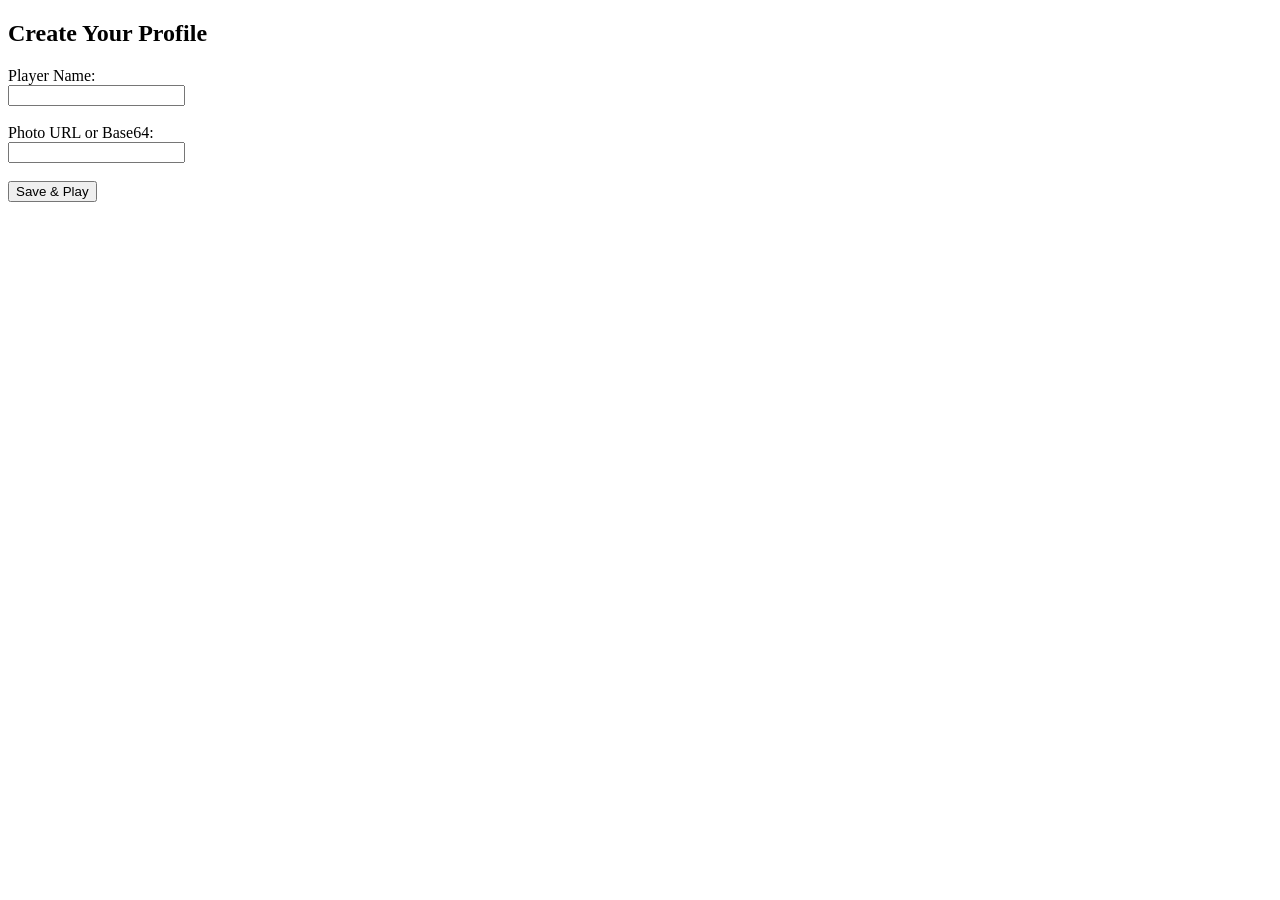
<file: profile.html>
<!DOCTYPE html>
<html>
<head>
  <title>Player Profile</title>
</head>
<body>
  <h2>Create Your Profile</h2>
  <form method="POST">
    <label>Player Name:</label><br>
    <input type="text" name="name" required><br><br>

    <label>Photo URL or Base64:</label><br>
    <input type="text" name="photo" required><br><br>

    <button type="submit">Save & Play</button>
  </form>
</body>
</html>
</file>
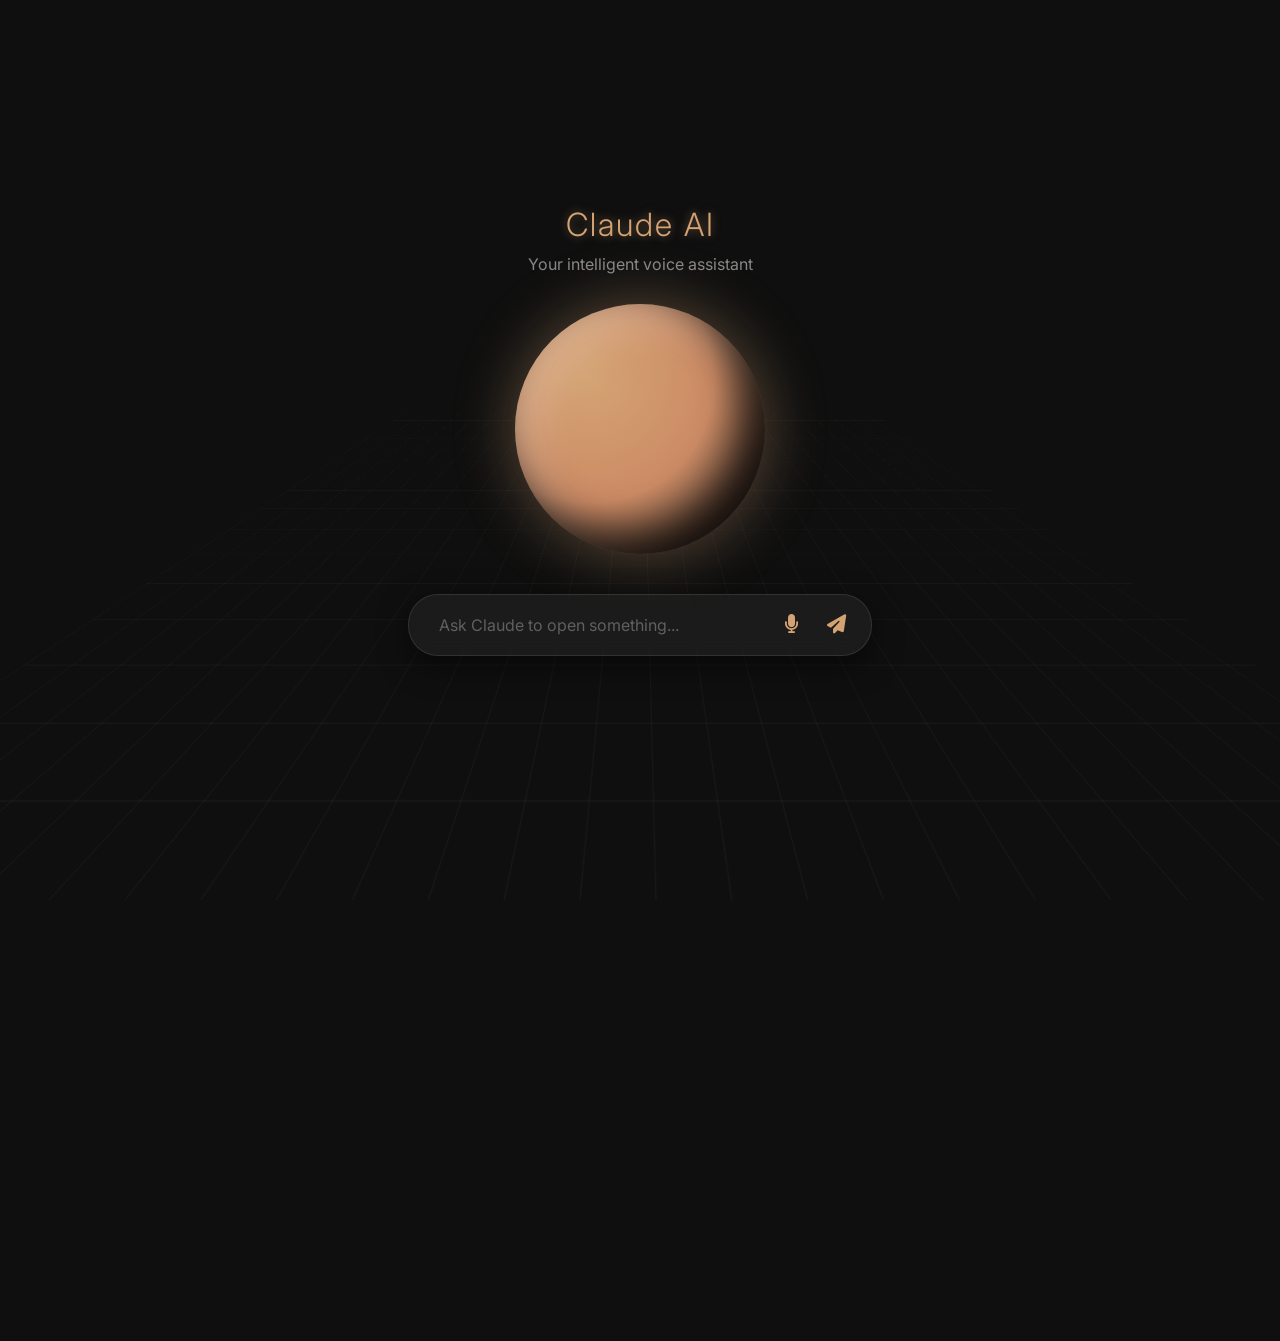
<file: templates/claude.html>
<!DOCTYPE html>
<html lang="en">
<head>
    <meta charset="UTF-8">
    <meta name="viewport" content="width=device-width, initial-scale=1.0">
    <title>Claude AI</title>
    <style>
        /* Beautiful Dark Mode Claude AI styling */
        @import url('https://fonts.googleapis.com/css2?family=Inter:wght@300;400;600&display=swap');

        body, html {
            margin: 0;
            padding: 0;
            width: 100%;
            height: 100%;
            background-color: #0f0f0f;
            font-family: 'Inter', sans-serif;
            color: #ffffff;
            display: flex;
            justify-content: center;
            align-items: center;
            overflow: hidden;
            perspective: 1000px;
        }

        .container {
            display: flex;
            flex-direction: column;
            align-items: center;
            z-index: 10;
        }

        /* 3D Orb Effect */
        .orb-container {
            position: relative;
            width: 250px;
            height: 250px;
            margin-bottom: 40px;
            transform-style: preserve-3d;
            animation: float 6s ease-in-out infinite;
        }

        .orb {
            width: 100%;
            height: 100%;
            border-radius: 50%;
            background: radial-gradient(circle at 30% 30%, #d4a373, #cc8b65, #1c1c1c);
            box-shadow: 
                0 0 60px rgba(212, 163, 115, 0.4),
                inset -20px -20px 40px rgba(0,0,0,0.8),
                inset 20px 20px 40px rgba(255,255,255,0.2);
            position: absolute;
            top: 0;
            left: 0;
            transform-style: preserve-3d;
            transition: transform 0.3s ease, box-shadow 0.3s ease, background 0.3s ease;
        }

        .orb.listening {
            animation: pulse 1.5s infinite alternate;
            background: radial-gradient(circle at 30% 30%, #fefae0, #d4a373, #1c1c1c);
            box-shadow: 
                0 0 100px rgba(212, 163, 115, 0.8),
                inset -20px -20px 40px rgba(0,0,0,0.8),
                inset 20px 20px 40px rgba(255,255,255,0.4);
        }

        @keyframes float {
            0% { transform: translateY(0px) rotateX(10deg) rotateY(10deg); }
            50% { transform: translateY(-20px) rotateX(-5deg) rotateY(-15deg); }
            100% { transform: translateY(0px) rotateX(10deg) rotateY(10deg); }
        }

        @keyframes pulse {
            0% { transform: scale(1); }
            100% { transform: scale(1.1); }
        }

        .title {
            font-size: 2rem;
            font-weight: 300;
            letter-spacing: 2px;
            margin-bottom: 10px;
            color: #d4a373;
            text-shadow: 0 0 10px rgba(212, 163, 115, 0.5);
        }

        .subtitle {
            font-size: 1rem;
            color: #888;
            margin-bottom: 30px;
        }

        /* Input area */
        .input-wrapper {
            position: relative;
            width: 100%;
            min-width: 400px;
            display: flex;
            align-items: center;
            background: rgba(255, 255, 255, 0.05);
            border: 1px solid rgba(255, 255, 255, 0.1);
            border-radius: 30px;
            padding: 5px 15px;
            box-shadow: 0 10px 30px rgba(0,0,0,0.5);
            backdrop-filter: blur(10px);
            transition: all 0.3s ease;
        }

        .input-wrapper:focus-within {
            border-color: #d4a373;
            box-shadow: 0 0 20px rgba(212, 163, 115, 0.2);
        }

        input[type="text"] {
            flex: 1;
            background: transparent;
            border: none;
            color: white;
            padding: 15px;
            font-size: 1rem;
            outline: none;
            font-family: 'Inter', sans-serif;
        }

        input[type="text"]::placeholder {
            color: rgba(255,255,255,0.3);
        }

        .btn {
            background: transparent;
            border: none;
            color: #d4a373;
            font-size: 1.2rem;
            cursor: pointer;
            padding: 10px;
            margin-left: 5px;
            transition: transform 0.2s, color 0.2s, background 0.2s;
            display: flex;
            align-items: center;
            justify-content: center;
            border-radius: 50%;
            width: 40px;
            height: 40px;
        }

        .btn:hover {
            transform: scale(1.1);
            color: #fff;
            background: rgba(212, 163, 115, 0.2);
        }

        /* 3D Background effect */
        .bg-grid {
            position: absolute;
            top: 0; left: 0; width: 100vw; height: 100vh;
            background-image: 
                linear-gradient(rgba(255, 255, 255, 0.03) 1px, transparent 1px),
                linear-gradient(90deg, rgba(255, 255, 255, 0.03) 1px, transparent 1px);
            background-size: 50px 50px;
            transform: perspective(500px) rotateX(60deg) translateY(-100px) translateZ(-200px);
            animation: gridMove 20s linear infinite;
            z-index: 1;
            pointer-events: none;
        }

        @keyframes gridMove {
            0% { background-position: 0 0; }
            100% { background-position: 0 1000px; }
        }
        
        .status-msg {
            margin-top: 20px;
            font-size: 0.9rem;
            color: #aaa;
            min-height: 20px;
            text-align: center;
        }

    </style>
    <!-- Use FontAwesome for icons -->
    <link rel="stylesheet" href="https://cdnjs.cloudflare.com/ajax/libs/font-awesome/6.4.0/css/all.min.css">
</head>
<body>
    <div class="bg-grid"></div>
    <div class="container">
        <div class="title">Claude AI</div>
        <div class="subtitle">Your intelligent voice assistant</div>
        
        <div class="orb-container" id="orb-container">
            <div class="orb" id="orb"></div>
        </div>

        <div class="input-wrapper">
            <input type="text" id="commandInput" placeholder="Ask Claude to open something..." autocomplete="off">
            <button class="btn" id="micBtn" title="Voice Command"><i class="fas fa-microphone"></i></button>
            <button class="btn" id="sendBtn" title="Send Command"><i class="fas fa-paper-plane"></i></button>
        </div>
        <div class="status-msg" id="statusMsg"></div>
    </div>

    <script>
        const orb = document.getElementById('orb');
        const orbContainer = document.getElementById('orb-container');
        const commandInput = document.getElementById('commandInput');
        const sendBtn = document.getElementById('sendBtn');
        const micBtn = document.getElementById('micBtn');
        const statusMsg = document.getElementById('statusMsg');

        // Interaction with orb based on mouse movement
        document.addEventListener('mousemove', (e) => {
            const xAxis = (window.innerWidth / 2 - e.pageX) / 25;
            const yAxis = (window.innerHeight / 2 - e.pageY) / 25;
            orbContainer.style.transform = `rotateY(${xAxis}deg) rotateX(${yAxis}deg)`;
        });

        async function sendCommand(command) {
            if(!command.trim()) return;
            statusMsg.innerText = "Thinking...";
            statusMsg.style.color = "#d4a373";
            commandInput.value = "";
            
            try {
                const response = await fetch('/command', {
                    method: 'POST',
                    headers: { 'Content-Type': 'application/json' },
                    body: JSON.stringify({ command: command })
                });
                const data = await response.json();
                statusMsg.innerText = data.message;
                statusMsg.style.color = data.status === "success" ? "#a8d5ba" : "#e07a5f";
            } catch (error) {
                statusMsg.innerText = "Error connecting to Claude.";
                statusMsg.style.color = "#e07a5f";
            }
        }

        sendBtn.addEventListener('click', () => {
            sendCommand(commandInput.value);
        });

        commandInput.addEventListener('keypress', (e) => {
            if (e.key === 'Enter') {
                sendCommand(commandInput.value);
            }
        });

        // Web Speech API for voice recognition directly in browser
        const SpeechRecognition = window.SpeechRecognition || window.webkitSpeechRecognition;
        if (SpeechRecognition) {
            const recognition = new SpeechRecognition();
            recognition.continuous = false;
            recognition.lang = 'en-US';
            recognition.interimResults = false;
            recognition.maxAlternatives = 1;

            micBtn.addEventListener('click', () => {
                recognition.start();
                orb.classList.add('listening');
                statusMsg.innerText = "Listening...";
                statusMsg.style.color = "#d4a373";
                micBtn.style.color = "#ff4d4d";
            });

            recognition.onresult = (event) => {
                const transcript = event.results[0][0].transcript;
                statusMsg.innerText = `You said: "${transcript}"`;
                sendCommand(transcript);
                orb.classList.remove('listening');
                micBtn.style.color = "#d4a373";
            };

            recognition.onerror = (event) => {
                orb.classList.remove('listening');
                statusMsg.innerText = "Couldn't hear anything.";
                statusMsg.style.color = "#e07a5f";
                micBtn.style.color = "#d4a373";
            };
            
            recognition.onend = () => {
                orb.classList.remove('listening');
                micBtn.style.color = "#d4a373";
            };
        } else {
            micBtn.style.display = 'none'; // Hide if browser doesn't support Speech API
            statusMsg.innerText = "Voice recognition not supported in this browser.";
        }
    </script>
</body>
</html>
</file>
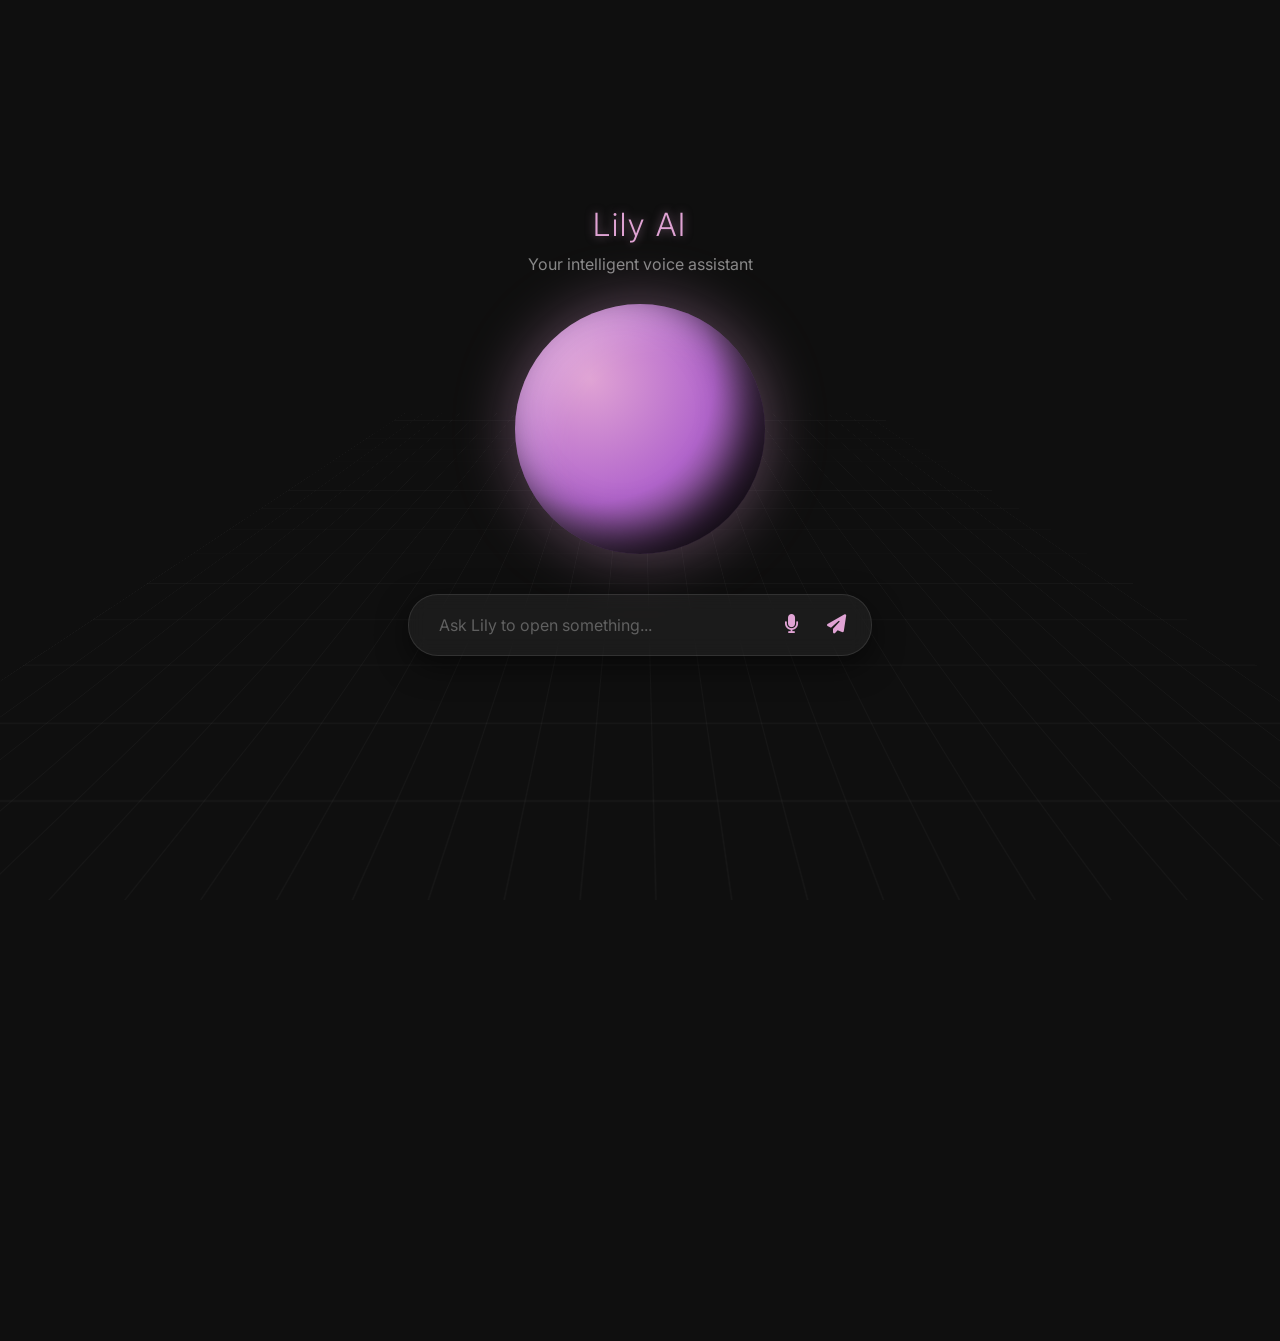
<file: templates/lily.html>
<!DOCTYPE html>
<html lang="en">
<head>
    <meta charset="UTF-8">
    <meta name="viewport" content="width=device-width, initial-scale=1.0">
    <title>Lily AI</title>
    <style>
        /* Beautiful Dark Mode Lily AI styling */
        @import url('https://fonts.googleapis.com/css2?family=Inter:wght@300;400;600&display=swap');

        body, html {
            margin: 0;
            padding: 0;
            width: 100%;
            height: 100%;
            background-color: #0f0f0f;
            font-family: 'Inter', sans-serif;
            color: #ffffff;
            display: flex;
            justify-content: center;
            align-items: center;
            overflow: hidden;
            perspective: 1000px;
        }

        .container {
            display: flex;
            flex-direction: column;
            align-items: center;
            z-index: 10;
        }

        /* 3D Orb Effect */
        .orb-container {
            position: relative;
            width: 250px;
            height: 250px;
            margin-bottom: 40px;
            transform-style: preserve-3d;
            animation: float 6s ease-in-out infinite;
        }

        /* Pink/Purple tones for Lily AI */
        .orb {
            width: 100%;
            height: 100%;
            border-radius: 50%;
            background: radial-gradient(circle at 30% 30%, #e0a3d4, #b265cc, #1c1c1c);
            box-shadow: 
                0 0 60px rgba(224, 163, 212, 0.4),
                inset -20px -20px 40px rgba(0,0,0,0.8),
                inset 20px 20px 40px rgba(255,255,255,0.2);
            position: absolute;
            top: 0;
            left: 0;
            transform-style: preserve-3d;
            transition: transform 0.3s ease, box-shadow 0.3s ease, background 0.3s ease;
        }

        .orb.listening {
            animation: pulse 1.5s infinite alternate;
            background: radial-gradient(circle at 30% 30%, #fce0fe, #e0a3d4, #1c1c1c);
            box-shadow: 
                0 0 100px rgba(224, 163, 212, 0.8),
                inset -20px -20px 40px rgba(0,0,0,0.8),
                inset 20px 20px 40px rgba(255,255,255,0.4);
        }

        @keyframes float {
            0% { transform: translateY(0px) rotateX(10deg) rotateY(10deg); }
            50% { transform: translateY(-20px) rotateX(-5deg) rotateY(-15deg); }
            100% { transform: translateY(0px) rotateX(10deg) rotateY(10deg); }
        }

        @keyframes pulse {
            0% { transform: scale(1); }
            100% { transform: scale(1.1); }
        }

        .title {
            font-size: 2rem;
            font-weight: 300;
            letter-spacing: 2px;
            margin-bottom: 10px;
            color: #e0a3d4;
            text-shadow: 0 0 10px rgba(224, 163, 212, 0.5);
        }

        .subtitle {
            font-size: 1rem;
            color: #888;
            margin-bottom: 30px;
        }

        /* Input area */
        .input-wrapper {
            position: relative;
            width: 100%;
            min-width: 400px;
            display: flex;
            align-items: center;
            background: rgba(255, 255, 255, 0.05);
            border: 1px solid rgba(255, 255, 255, 0.1);
            border-radius: 30px;
            padding: 5px 15px;
            box-shadow: 0 10px 30px rgba(0,0,0,0.5);
            backdrop-filter: blur(10px);
            transition: all 0.3s ease;
        }

        .input-wrapper:focus-within {
            border-color: #e0a3d4;
            box-shadow: 0 0 20px rgba(224, 163, 212, 0.2);
        }

        input[type="text"] {
            flex: 1;
            background: transparent;
            border: none;
            color: white;
            padding: 15px;
            font-size: 1rem;
            outline: none;
            font-family: 'Inter', sans-serif;
        }

        input[type="text"]::placeholder {
            color: rgba(255,255,255,0.3);
        }

        .btn {
            background: transparent;
            border: none;
            color: #e0a3d4;
            font-size: 1.2rem;
            cursor: pointer;
            padding: 10px;
            margin-left: 5px;
            transition: transform 0.2s, color 0.2s, background 0.2s;
            display: flex;
            align-items: center;
            justify-content: center;
            border-radius: 50%;
            width: 40px;
            height: 40px;
        }

        .btn:hover {
            transform: scale(1.1);
            color: #fff;
            background: rgba(224, 163, 212, 0.2);
        }

        /* 3D Background effect */
        .bg-grid {
            position: absolute;
            top: 0; left: 0; width: 100vw; height: 100vh;
            background-image: 
                linear-gradient(rgba(255, 255, 255, 0.03) 1px, transparent 1px),
                linear-gradient(90deg, rgba(255, 255, 255, 0.03) 1px, transparent 1px);
            background-size: 50px 50px;
            transform: perspective(500px) rotateX(60deg) translateY(-100px) translateZ(-200px);
            animation: gridMove 20s linear infinite;
            z-index: 1;
            pointer-events: none;
        }

        @keyframes gridMove {
            0% { background-position: 0 0; }
            100% { background-position: 0 1000px; }
        }
        
        .status-msg {
            margin-top: 20px;
            font-size: 0.9rem;
            color: #aaa;
            min-height: 20px;
            text-align: center;
        }

    </style>
    <!-- Use FontAwesome for icons -->
    <link rel="stylesheet" href="https://cdnjs.cloudflare.com/ajax/libs/font-awesome/6.4.0/css/all.min.css">
</head>
<body>
    <div class="bg-grid"></div>
    <div class="container">
        <div class="title">Lily AI</div>
        <div class="subtitle">Your intelligent voice assistant</div>
        
        <div class="orb-container" id="orb-container">
            <div class="orb" id="orb"></div>
        </div>

        <div class="input-wrapper">
            <input type="text" id="commandInput" placeholder="Ask Lily to open something..." autocomplete="off">
            <button class="btn" id="micBtn" title="Voice Command (uses desktop mic)"><i class="fas fa-microphone"></i></button>
            <button class="btn" id="sendBtn" title="Send Command"><i class="fas fa-paper-plane"></i></button>
        </div>
        <div class="status-msg" id="statusMsg"></div>
    </div>

    <script>
        const orb = document.getElementById('orb');
        const orbContainer = document.getElementById('orb-container');
        const commandInput = document.getElementById('commandInput');
        const sendBtn = document.getElementById('sendBtn');
        const micBtn = document.getElementById('micBtn');
        const statusMsg = document.getElementById('statusMsg');

        // Interaction with orb based on mouse movement
        document.addEventListener('mousemove', (e) => {
            const xAxis = (window.innerWidth / 2 - e.pageX) / 25;
            const yAxis = (window.innerHeight / 2 - e.pageY) / 25;
            orbContainer.style.transform = `rotateY(${xAxis}deg) rotateX(${yAxis}deg)`;
        });

        async function sendCommand(command) {
            if(!command.trim()) return;
            statusMsg.innerText = "Thinking...";
            statusMsg.style.color = "#e0a3d4";
            commandInput.value = "";
            
            try {
                const response = await fetch('/command', {
                    method: 'POST',
                    headers: { 'Content-Type': 'application/json' },
                    body: JSON.stringify({ command: command })
                });
                const data = await response.json();
                statusMsg.innerText = data.message;
                statusMsg.style.color = data.status === "success" ? "#a8d5ba" : "#e07a5f";
            } catch (error) {
                statusMsg.innerText = "Error connecting to Lily.";
                statusMsg.style.color = "#e07a5f";
            }
        }

        async function triggerVoiceCommand() {
            orb.classList.add('listening');
            statusMsg.innerText = "Listening on desktop microphone... (Speak now)";
            statusMsg.style.color = "#e0a3d4";
            micBtn.style.color = "#ff4d4d";

            try {
                const response = await fetch('/voice', {
                    method: 'POST',
                    headers: { 'Content-Type': 'application/json' }
                });
                const data = await response.json();
                
                if(data.command) {
                    statusMsg.innerText = `You said: "${data.command}"\n${data.message}`;
                } else {
                    statusMsg.innerText = data.message;
                }
                statusMsg.style.color = data.status === "success" ? "#a8d5ba" : "#e07a5f";
            } catch (error) {
                statusMsg.innerText = "Error triggering voice input.";
                statusMsg.style.color = "#e07a5f";
            } finally {
                orb.classList.remove('listening');
                micBtn.style.color = "#e0a3d4";
            }
        }

        sendBtn.addEventListener('click', () => {
            sendCommand(commandInput.value);
        });

        commandInput.addEventListener('keypress', (e) => {
            if (e.key === 'Enter') {
                sendCommand(commandInput.value);
            }
        });

        micBtn.addEventListener('click', () => {
            triggerVoiceCommand();
        });

    </script>
</body>
</html>
</file>
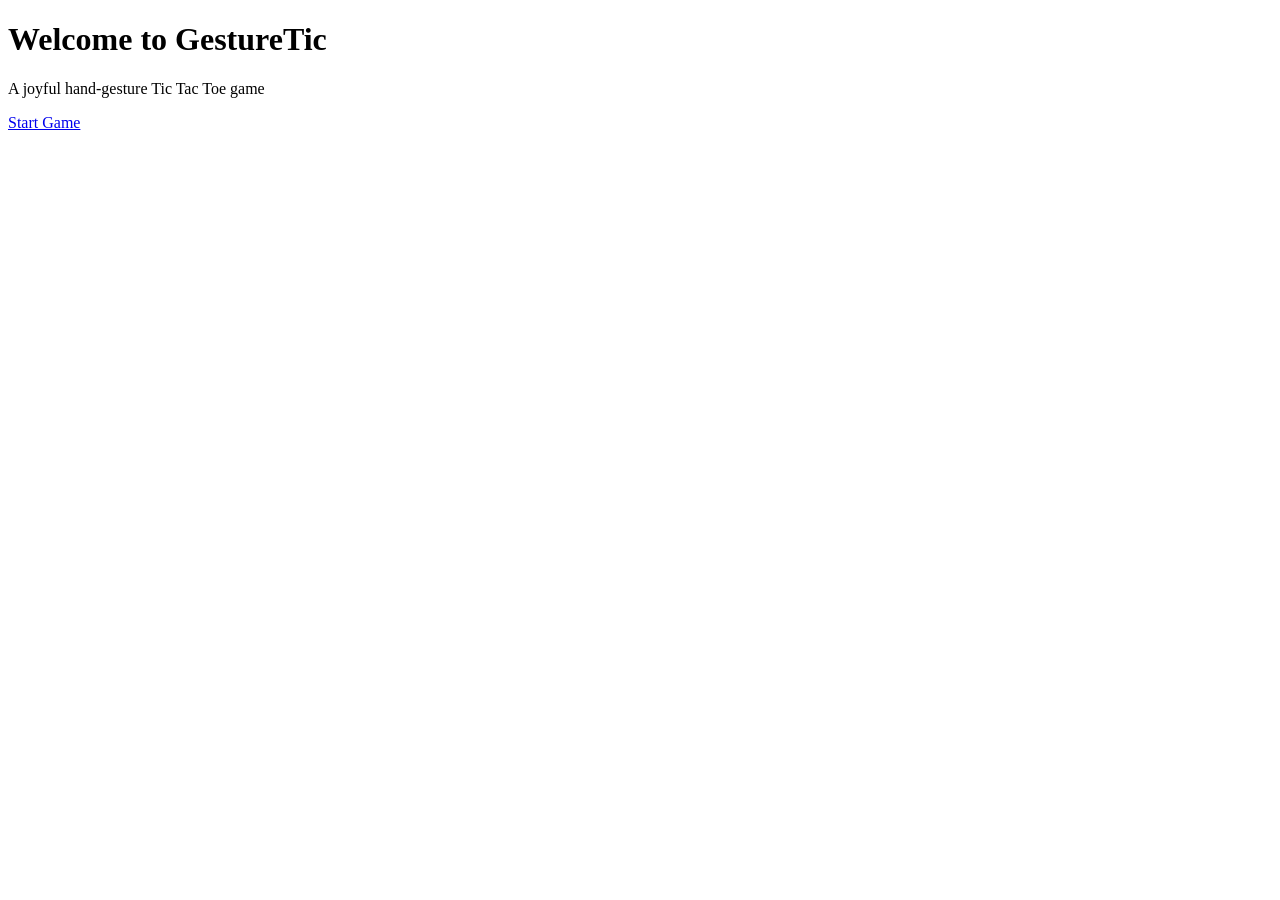
<file: templates/TICTACTOE.html>
<!DOCTYPE html>
<html>
<head>
  <title>GestureTic Home</title>
</head>
<body>
  <h1>Welcome to GestureTic</h1>
  <p>A joyful hand-gesture Tic Tac Toe game</p>
  <a href="/profile">Start Game</a>
</body>
</html>
</file>
<file: static/style.css>
/* ═══════════════════════════════════════════════════════
   WildLens AI — Animal Classifier Stylesheet
   Forest-themed, glassmorphism, 3D animated background
   ═══════════════════════════════════════════════════════ */

/* ── Reset & Base ── */
*,
*::before,
*::after {
    margin: 0;
    padding: 0;
    box-sizing: border-box;
}

:root {
    --forest-deep: #0a1a0f;
    --forest-dark: #0d2818;
    --forest-mid: #1a4d2e;
    --forest-light: #2d7a4a;
    --forest-glow: #3ddc84;
    --gold: #f0c040;
    --glass-bg: rgba(10, 26, 15, 0.55);
    --glass-border: rgba(61, 220, 132, 0.15);
    --glass-hover: rgba(61, 220, 132, 0.08);
    --text-primary: #e8f5e9;
    --text-secondary: #a5d6a7;
    --text-dim: #6a9b7a;
    --danger: #ef5350;
    --warning: #ffa726;
    --success: #66bb6a;
    --radius: 16px;
    --radius-sm: 10px;
    --shadow: 0 8px 32px rgba(0, 0, 0, 0.4);
}

html {
    font-size: 16px;
    scroll-behavior: smooth;
}

body {
    font-family: 'Outfit', sans-serif;
    background: var(--forest-deep);
    color: var(--text-primary);
    min-height: 100vh;
    overflow-x: hidden;
    line-height: 1.6;
}

/* ── Forest Background ── */
.forest-bg {
    position: fixed;
    inset: 0;
    z-index: 0;
    background: url('/static/forest_bg.png') center/cover no-repeat;
    animation: slowZoom 60s ease-in-out infinite alternate;
    filter: brightness(0.35) saturate(1.2);
}

@keyframes slowZoom {
    0% {
        transform: scale(1);
    }

    100% {
        transform: scale(1.12);
    }
}

.forest-overlay {
    position: fixed;
    inset: 0;
    z-index: 1;
    background:
        radial-gradient(ellipse at 20% 80%, rgba(61, 220, 132, 0.06) 0%, transparent 60%),
        radial-gradient(ellipse at 80% 20%, rgba(29, 100, 60, 0.08) 0%, transparent 60%),
        linear-gradient(180deg, rgba(10, 26, 15, 0.3) 0%, rgba(10, 26, 15, 0.7) 100%);
}

.fireflies {
    position: fixed;
    inset: 0;
    z-index: 2;
    pointer-events: none;
    overflow: hidden;
}

.firefly {
    position: absolute;
    width: 4px;
    height: 4px;
    background: var(--forest-glow);
    border-radius: 50%;
    box-shadow: 0 0 6px 2px rgba(61, 220, 132, 0.6), 0 0 20px 4px rgba(61, 220, 132, 0.2);
    animation: fireflyFloat linear infinite;
    opacity: 0;
}

.firefly:nth-child(1) {
    left: 12%;
    top: 80%;
    animation-duration: 14s;
    animation-delay: 0s;
}

.firefly:nth-child(2) {
    left: 45%;
    top: 60%;
    animation-duration: 11s;
    animation-delay: 2s;
}

.firefly:nth-child(3) {
    left: 78%;
    top: 75%;
    animation-duration: 16s;
    animation-delay: 4s;
}

.firefly:nth-child(4) {
    left: 30%;
    top: 40%;
    animation-duration: 13s;
    animation-delay: 1s;
}

.firefly:nth-child(5) {
    left: 62%;
    top: 50%;
    animation-duration: 15s;
    animation-delay: 3s;
}

.firefly:nth-child(6) {
    left: 88%;
    top: 30%;
    animation-duration: 12s;
    animation-delay: 5s;
}

.firefly:nth-child(7) {
    left: 20%;
    top: 20%;
    animation-duration: 17s;
    animation-delay: 0.5s;
}

.firefly:nth-child(8) {
    left: 55%;
    top: 85%;
    animation-duration: 10s;
    animation-delay: 2.5s;
}

.firefly:nth-child(9) {
    left: 70%;
    top: 15%;
    animation-duration: 14s;
    animation-delay: 4.5s;
}

.firefly:nth-child(10) {
    left: 35%;
    top: 65%;
    animation-duration: 18s;
    animation-delay: 1.5s;
}

.firefly:nth-child(11) {
    left: 8%;
    top: 45%;
    animation-duration: 13s;
    animation-delay: 3.5s;
}

.firefly:nth-child(12) {
    left: 50%;
    top: 30%;
    animation-duration: 15s;
    animation-delay: 0.8s;
}

.firefly:nth-child(13) {
    left: 82%;
    top: 55%;
    animation-duration: 11s;
    animation-delay: 2.2s;
}

.firefly:nth-child(14) {
    left: 25%;
    top: 90%;
    animation-duration: 16s;
    animation-delay: 4.2s;
}

.firefly:nth-child(15) {
    left: 65%;
    top: 10%;
    animation-duration: 12s;
    animation-delay: 1.8s;
}

@keyframes fireflyFloat {
    0% {
        opacity: 0;
        transform: translate(0, 0) scale(1);
    }

    10% {
        opacity: 0.9;
    }

    40% {
        opacity: 0.3;
        transform: translate(-60px, -120px) scale(0.6);
    }

    60% {
        opacity: 0.8;
        transform: translate(40px, -200px) scale(1.2);
    }

    80% {
        opacity: 0.2;
        transform: translate(-30px, -300px) scale(0.5);
    }

    100% {
        opacity: 0;
        transform: translate(20px, -400px) scale(0.3);
    }
}

.app-container {
    position: relative;
    z-index: 10;
    max-width: 1200px;
    margin: 0 auto;
    padding: 24px 20px 40px;
    min-height: 100vh;
    display: flex;
    flex-direction: column;
}

.app-header {
    text-align: center;
    margin-bottom: 32px;
    animation: fadeSlideDown 0.8s ease-out;
}

.logo-section {
    display: flex;
    align-items: center;
    justify-content: center;
    gap: 12px;
    margin-bottom: 8px;
}

.logo-icon {
    font-size: 2.4rem;
    animation: pawBounce 2s ease-in-out infinite;
}

@keyframes pawBounce {

    0%,
    100% {
        transform: translateY(0);
    }

    50% {
        transform: translateY(-6px);
    }
}

.logo-section h1 {
    font-size: 2.6rem;
    font-weight: 800;
    background: linear-gradient(135deg, var(--forest-glow), #a8e6cf, var(--gold));
    -webkit-background-clip: text;
    -webkit-text-fill-color: transparent;
    background-clip: text;
    letter-spacing: -1px;
}

.ai-badge {
    font-size: 1rem;
    font-weight: 600;
    background: linear-gradient(135deg, var(--forest-glow), var(--gold));
    -webkit-background-clip: text;
    -webkit-text-fill-color: transparent;
    background-clip: text;
    vertical-align: super;
}

.tagline {
    color: var(--text-secondary);
    font-size: 1rem;
    font-weight: 300;
    margin-bottom: 14px;
}

.model-info {
    display: flex;
    gap: 10px;
    justify-content: center;
    flex-wrap: wrap;
}

.badge {
    padding: 5px 14px;
    border-radius: 20px;
    background: rgba(61, 220, 132, 0.1);
    border: 1px solid var(--glass-border);
    font-size: 0.78rem;
    color: var(--text-secondary);
    font-weight: 500;
}

.glass-card {
    background: var(--glass-bg);
    backdrop-filter: blur(20px);
    -webkit-backdrop-filter: blur(20px);
    border: 1px solid var(--glass-border);
    border-radius: var(--radius);
    box-shadow: var(--shadow);
    padding: 28px;
    transition: transform 0.3s ease, box-shadow 0.3s ease;
}

.glass-card:hover {
    transform: translateY(-2px);
    box-shadow: 0 12px 40px rgba(0, 0, 0, 0.5);
}

.main-grid {
    display: grid;
    grid-template-columns: 1fr 1fr;
    gap: 28px;
    flex: 1;
    align-items: start;
}

.upload-panel h2 {
    font-size: 1.3rem;
    font-weight: 700;
    margin-bottom: 18px;
    color: var(--text-primary);
}

.drop-zone {
    border: 2px dashed var(--glass-border);
    border-radius: var(--radius-sm);
    padding: 36px 20px;
    text-align: center;
    cursor: pointer;
    transition: all 0.3s ease;
    position: relative;
    overflow: hidden;
    min-height: 200px;
    display: flex;
    align-items: center;
    justify-content: center;
}

.drop-zone:hover,
.drop-zone.drag-over {
    border-color: var(--forest-glow);
    background: var(--glass-hover);
    box-shadow: inset 0 0 30px rgba(61, 220, 132, 0.05);
}

.upload-icon {
    font-size: 3rem;
    margin-bottom: 10px;
    animation: float 3s ease-in-out infinite;
}

@keyframes float {

    0%,
    100% {
        transform: translateY(0);
    }

    50% {
        transform: translateY(-8px);
    }
}

.drop-text {
    font-weight: 600;
    font-size: 1rem;
    color: var(--text-primary);
}

.drop-sub {
    color: var(--text-dim);
    font-size: 0.85rem;
    margin-top: 4px;
}

.formats {
    display: inline-block;
    margin-top: 10px;
    font-size: 0.72rem;
    color: var(--text-dim);
    background: rgba(255, 255, 255, 0.04);
    padding: 3px 12px;
    border-radius: 12px;
}

.preview-img {
    max-width: 100%;
    max-height: 250px;
    border-radius: 8px;
    object-fit: contain;
}

.separator {
    display: flex;
    align-items: center;
    gap: 14px;
    margin: 18px 0;
    color: var(--text-dim);
    font-size: 0.8rem;
    font-weight: 600;
}

.separator::before,
.separator::after {
    content: '';
    flex: 1;
    height: 1px;
    background: var(--glass-border);
}

.path-input-group {
    margin-bottom: 20px;
}

.path-input-group label {
    display: block;
    font-size: 0.85rem;
    color: var(--text-secondary);
    margin-bottom: 6px;
    font-weight: 500;
}

.path-input-group input {
    width: 100%;
    padding: 12px 16px;
    border: 1px solid var(--glass-border);
    border-radius: var(--radius-sm);
    background: rgba(255, 255, 255, 0.04);
    color: var(--text-primary);
    font-family: 'Outfit', monospace;
    font-size: 0.88rem;
    outline: none;
    transition: border-color 0.3s ease, box-shadow 0.3s ease;
}

.path-input-group input:focus {
    border-color: var(--forest-glow);
    box-shadow: 0 0 0 3px rgba(61, 220, 132, 0.1);
}

.path-input-group input::placeholder {
    color: var(--text-dim);
}

.predict-btn {
    width: 100%;
    padding: 14px 24px;
    border: none;
    border-radius: var(--radius-sm);
    background: linear-gradient(135deg, var(--forest-mid), var(--forest-light));
    color: white;
    font-family: 'Outfit', sans-serif;
    font-size: 1rem;
    font-weight: 700;
    cursor: pointer;
    display: flex;
    align-items: center;
    justify-content: center;
    gap: 8px;
    transition: all 0.3s ease;
    position: relative;
    overflow: hidden;
}

.predict-btn:hover:not(:disabled) {
    background: linear-gradient(135deg, var(--forest-light), var(--forest-glow));
    box-shadow: 0 4px 24px rgba(61, 220, 132, 0.3);
    transform: translateY(-1px);
}

.predict-btn:disabled {
    opacity: 0.4;
    cursor: not-allowed;
}

.predict-btn:active:not(:disabled) {
    transform: translateY(0);
}

.btn-loading {
    display: flex;
    align-items: center;
    gap: 8px;
}

.spinner {
    width: 18px;
    height: 18px;
    border: 2px solid rgba(255, 255, 255, 0.3);
    border-top-color: white;
    border-radius: 50%;
    animation: spin 0.6s linear infinite;
}

@keyframes spin {
    to {
        transform: rotate(360deg);
    }
}

.clear-btn {
    width: 100%;
    padding: 10px;
    margin-top: 10px;
    border: 1px solid rgba(239, 83, 80, 0.3);
    border-radius: var(--radius-sm);
    background: rgba(239, 83, 80, 0.08);
    color: var(--danger);
    font-family: 'Outfit', sans-serif;
    font-size: 0.85rem;
    font-weight: 600;
    cursor: pointer;
    transition: all 0.3s ease;
}

.clear-btn:hover {
    background: rgba(239, 83, 80, 0.15);
    border-color: var(--danger);
}

.results-panel {
    animation: fadeSlideUp 0.6s ease-out;
}

.results-panel h2 {
    font-size: 1.3rem;
    font-weight: 700;
    margin-bottom: 16px;
}

.results-panel h3 {
    font-size: 1rem;
    font-weight: 600;
    margin: 20px 0 12px;
    color: var(--text-secondary);
}

.top-prediction {
    text-align: center;
}

.prediction-result {
    display: flex;
    align-items: center;
    justify-content: center;
    gap: 24px;
    flex-wrap: wrap;
    margin-top: 12px;
}

.animal-name {
    font-size: 2.6rem;
    font-weight: 800;
    text-transform: uppercase;
    background: linear-gradient(135deg, var(--forest-glow), var(--gold));
    -webkit-background-clip: text;
    -webkit-text-fill-color: transparent;
    background-clip: text;
    letter-spacing: 2px;
    animation: scaleIn 0.5s ease-out;
}

@keyframes scaleIn {
    0% {
        transform: scale(0.5);
        opacity: 0;
    }

    100% {
        transform: scale(1);
        opacity: 1;
    }
}

.confidence-ring {
    position: relative;
    width: 110px;
    height: 110px;
}

.confidence-ring svg {
    width: 100%;
    height: 100%;
    transform: rotate(-90deg);
}

.ring-bg {
    fill: none;
    stroke: rgba(255, 255, 255, 0.06);
    stroke-width: 6;
}

.ring-fill {
    fill: none;
    stroke: var(--forest-glow);
    stroke-width: 6;
    stroke-linecap: round;
    transition: stroke-dashoffset 1.5s ease-out;
    filter: drop-shadow(0 0 6px rgba(61, 220, 132, 0.5));
}

.ring-text {
    position: absolute;
    inset: 0;
    display: flex;
    align-items: center;
    justify-content: center;
    font-size: 1.4rem;
    font-weight: 700;
    color: var(--forest-glow);
}

.chart-container {
    display: flex;
    flex-direction: column;
    gap: 10px;
}

.chart-bar-row {
    display: flex;
    align-items: center;
    gap: 12px;
}

.chart-label {
    width: 100px;
    text-align: right;
    font-size: 0.85rem;
    font-weight: 600;
    color: var(--text-primary);
    text-transform: capitalize;
    white-space: nowrap;
    overflow: hidden;
    text-overflow: ellipsis;
}

.chart-bar-wrap {
    flex: 1;
    height: 28px;
    background: rgba(255, 255, 255, 0.04);
    border-radius: 14px;
    overflow: hidden;
    position: relative;
}

.chart-bar-fill {
    height: 100%;
    border-radius: 14px;
    transition: width 1.2s ease-out;
    min-width: 2px;
    position: relative;
}

.chart-bar-fill.rank-1 {
    background: linear-gradient(90deg, var(--forest-light), var(--forest-glow));
    box-shadow: 0 0 12px rgba(61, 220, 132, 0.3);
}

.chart-bar-fill.rank-2 {
    background: linear-gradient(90deg, #2d7a4a, #4caf50);
}

.chart-bar-fill.rank-3 {
    background: linear-gradient(90deg, #2e7d32, #388e3c);
}

.chart-bar-fill.rank-4 {
    background: linear-gradient(90deg, #1b5e20, #2e7d32);
}

.chart-bar-fill.rank-5 {
    background: linear-gradient(90deg, #1a4d2e, #1b5e20);
}

.chart-value {
    font-size: 0.8rem;
    font-weight: 600;
    color: var(--text-secondary);
    min-width: 52px;
}

.results-grid {
    display: grid;
    grid-template-columns: repeat(auto-fill, minmax(130px, 1fr));
    gap: 8px;
}

.result-card {
    padding: 10px 12px;
    border-radius: var(--radius-sm);
    background: rgba(255, 255, 255, 0.03);
    border: 1px solid rgba(255, 255, 255, 0.05);
    text-align: center;
    transition: all 0.3s ease;
}

.result-card:hover {
    border-color: var(--glass-border);
    background: var(--glass-hover);
}

.result-card.top-match {
    border-color: var(--forest-glow);
    background: rgba(61, 220, 132, 0.08);
}

.result-card .class-name {
    font-size: 0.78rem;
    font-weight: 600;
    text-transform: capitalize;
    color: var(--text-primary);
    margin-bottom: 4px;
}

.result-card .class-conf {
    font-size: 0.72rem;
    color: var(--text-dim);
}

.error-msg {
    padding: 12px 16px;
    border-radius: var(--radius-sm);
    background: rgba(239, 83, 80, 0.1);
    border: 1px solid rgba(239, 83, 80, 0.3);
    color: var(--danger);
    font-size: 0.88rem;
    margin-top: 12px;
    animation: shake 0.4s ease;
}

@keyframes shake {

    0%,
    100% {
        transform: translateX(0);
    }

    25% {
        transform: translateX(-6px);
    }

    75% {
        transform: translateX(6px);
    }
}

.app-footer {
    text-align: center;
    margin-top: 36px;
    padding: 16px;
    color: var(--text-dim);
    font-size: 0.78rem;
    border-top: 1px solid var(--glass-border);
}

.hidden {
    display: none !important;
}

@keyframes fadeSlideDown {
    0% {
        opacity: 0;
        transform: translateY(-20px);
    }

    100% {
        opacity: 1;
        transform: translateY(0);
    }
}

@keyframes fadeSlideUp {
    0% {
        opacity: 0;
        transform: translateY(30px);
    }

    100% {
        opacity: 1;
        transform: translateY(0);
    }
}

@media (max-width: 768px) {
    .main-grid {
        grid-template-columns: 1fr;
    }

    .logo-section h1 {
        font-size: 2rem;
    }

    .animal-name {
        font-size: 2rem;
    }

    .prediction-result {
        flex-direction: column;
    }

    .model-info {
        gap: 6px;
    }

    .badge {
        font-size: 0.7rem;
        padding: 4px 10px;
    }
}
</file>
